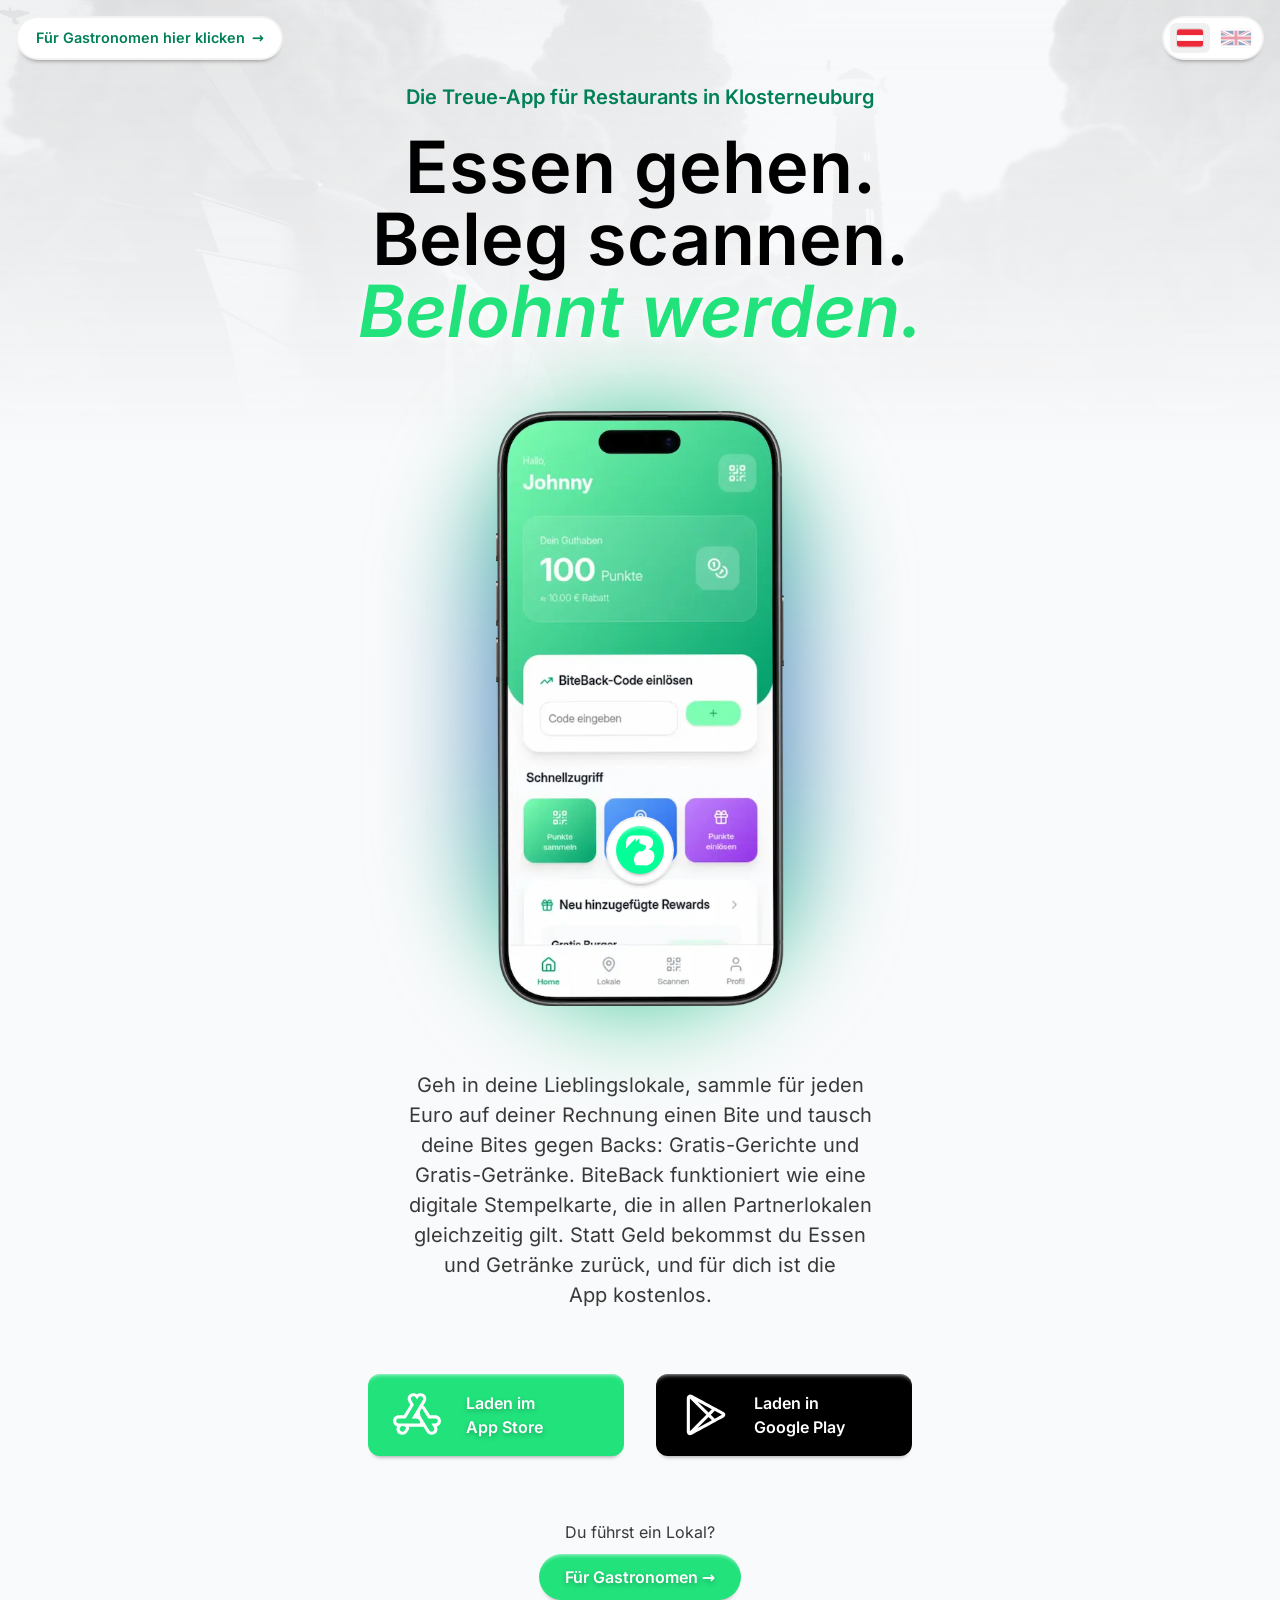
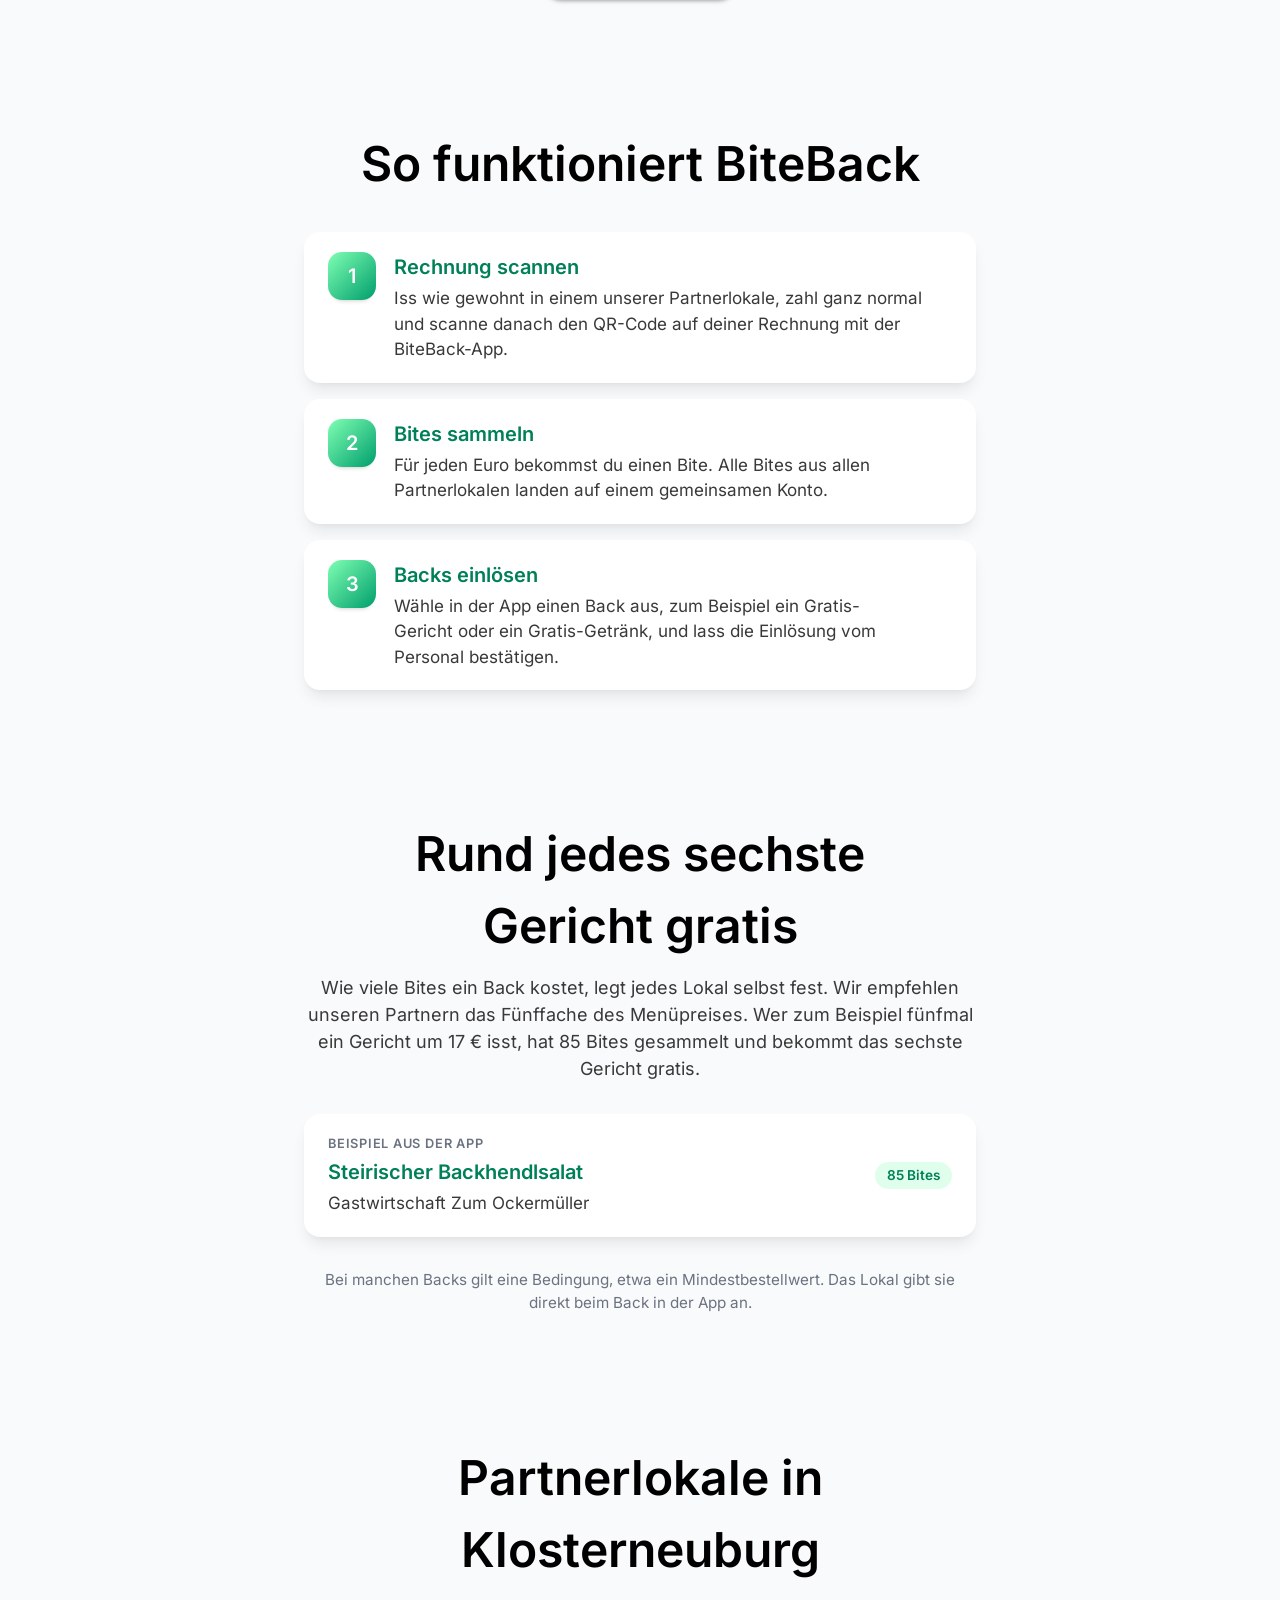
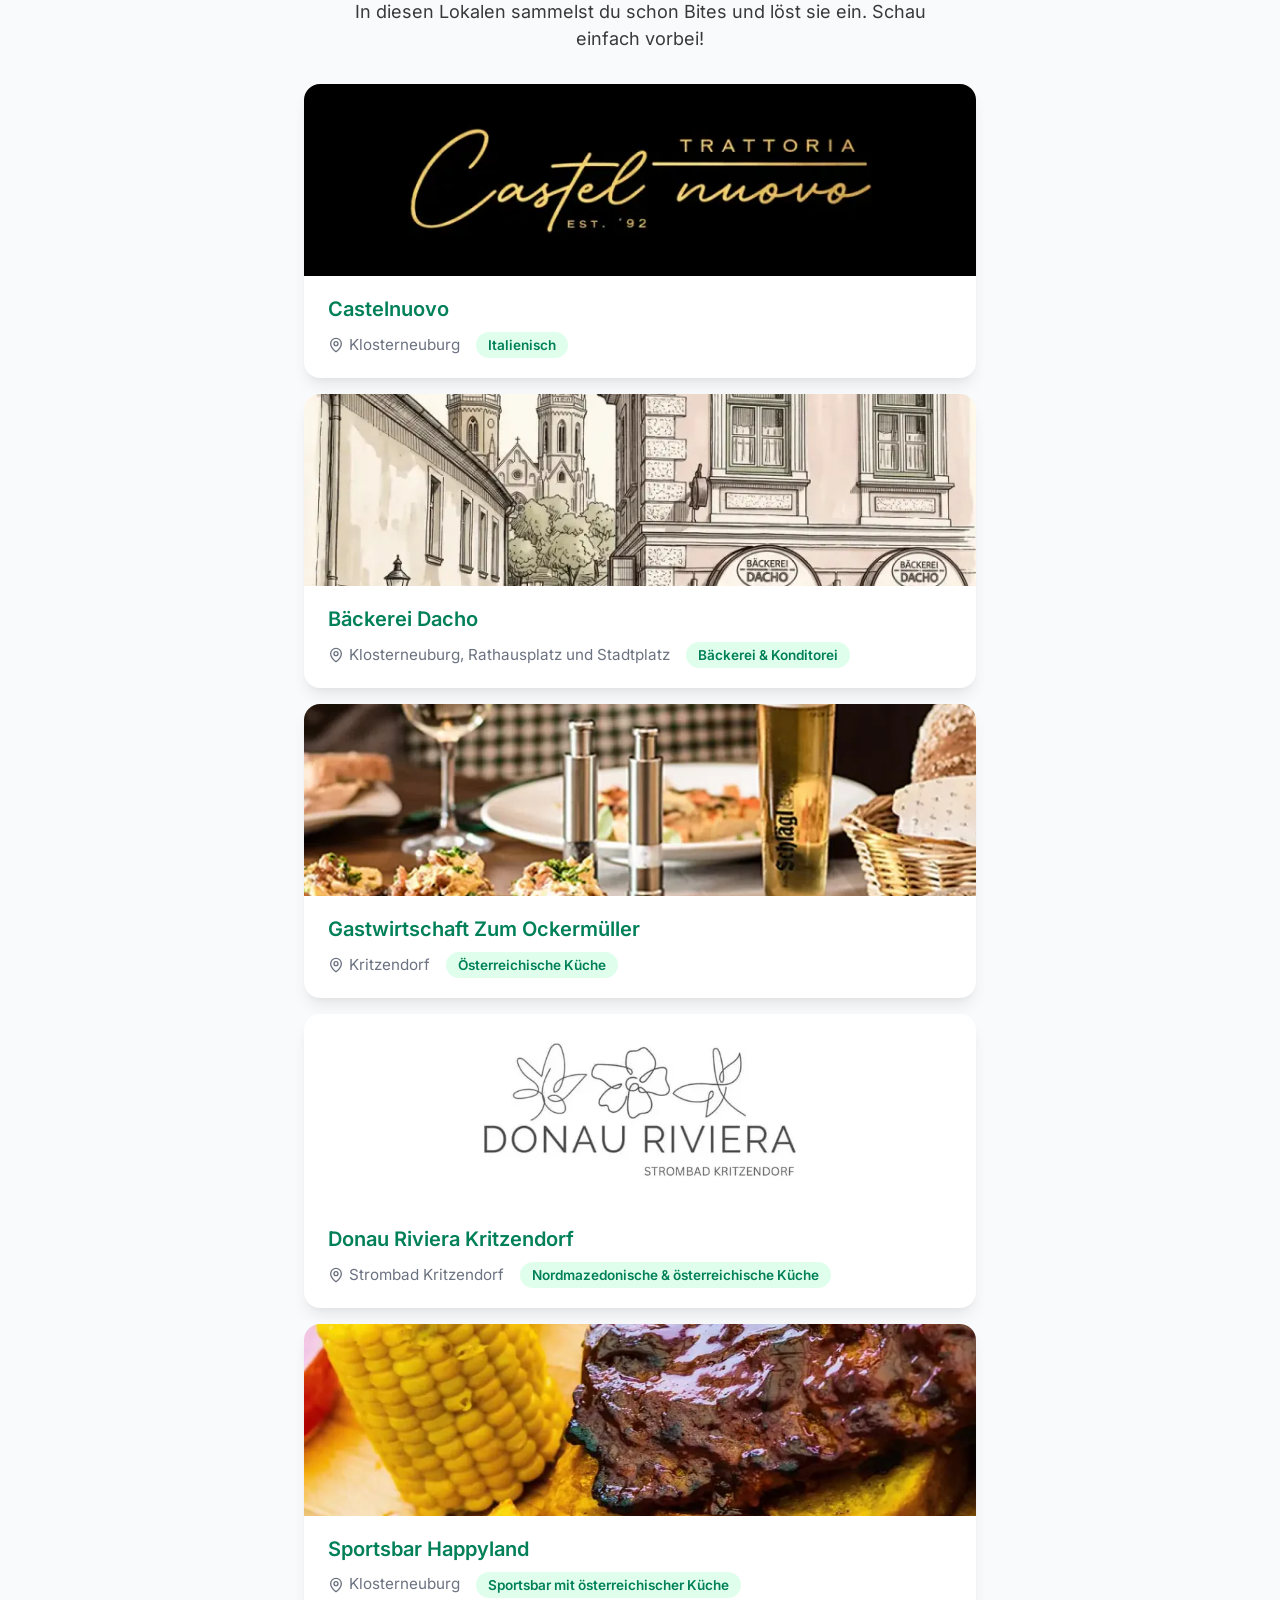
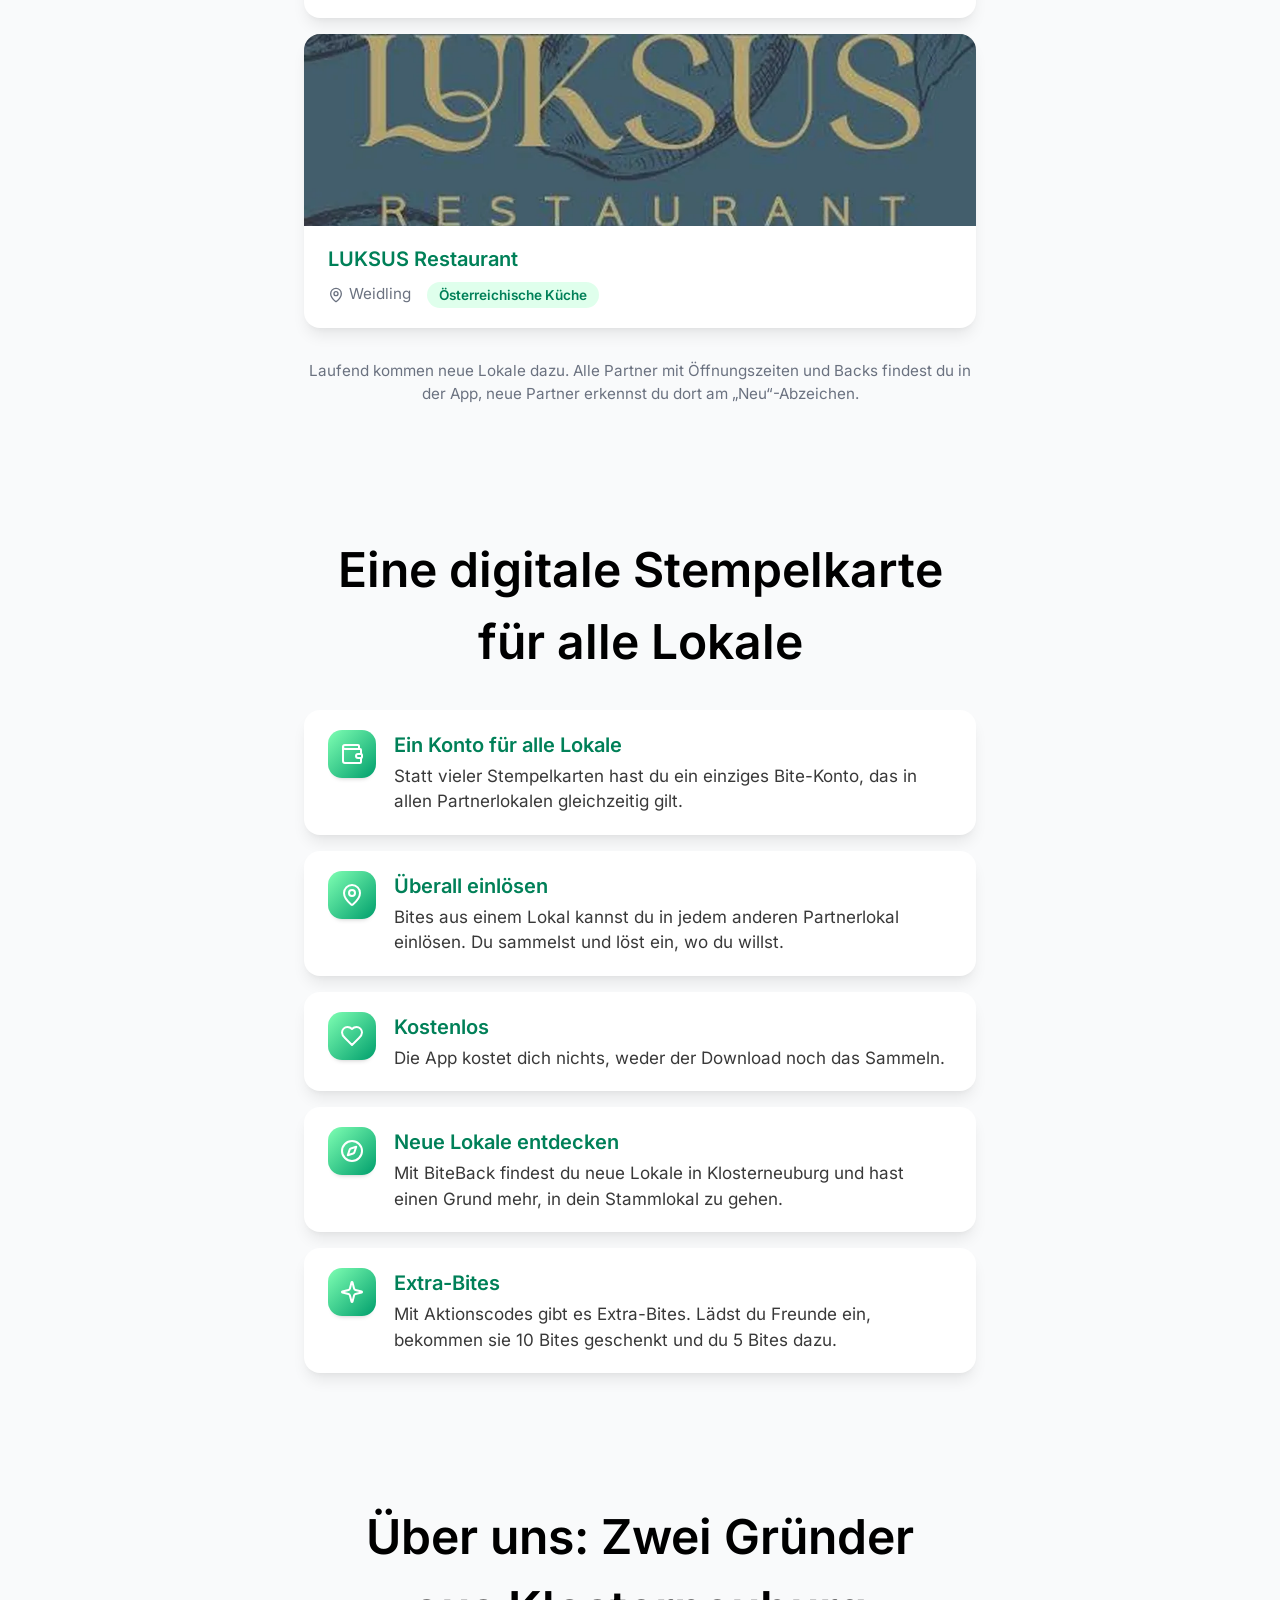
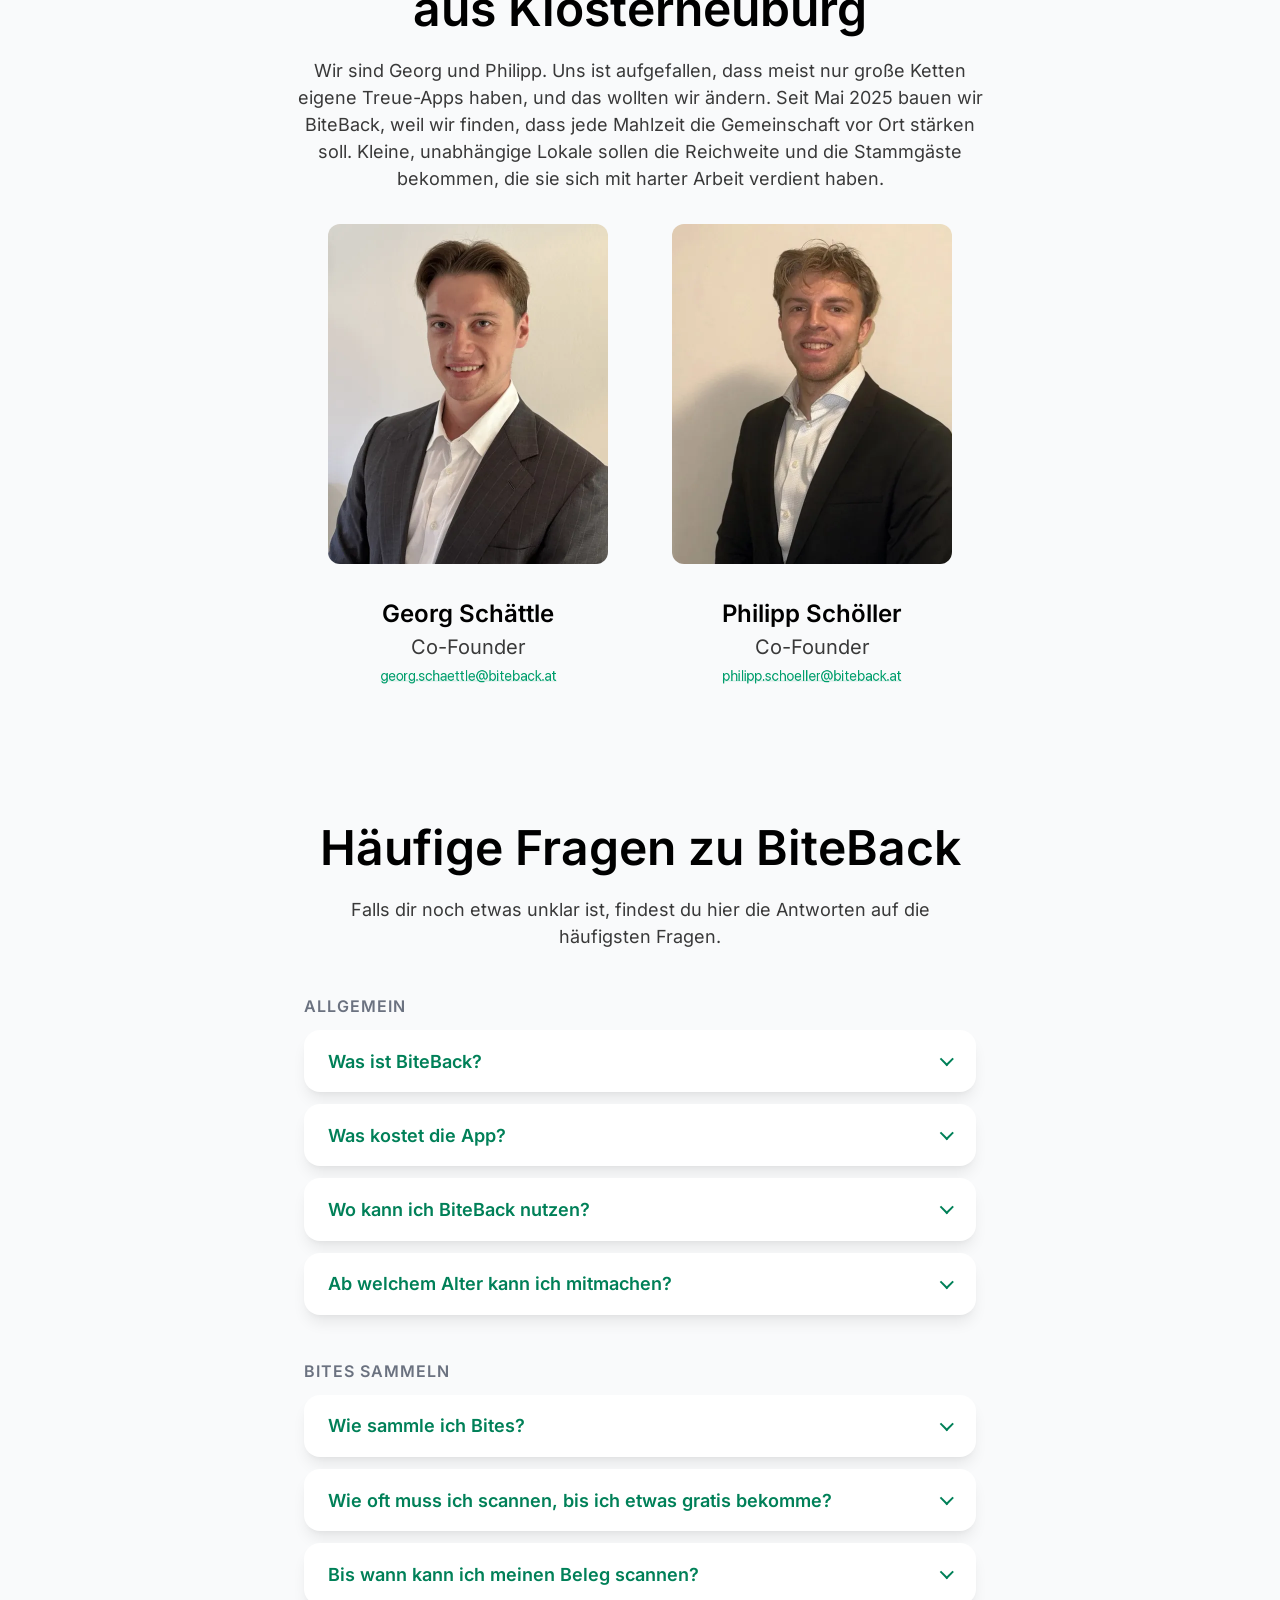
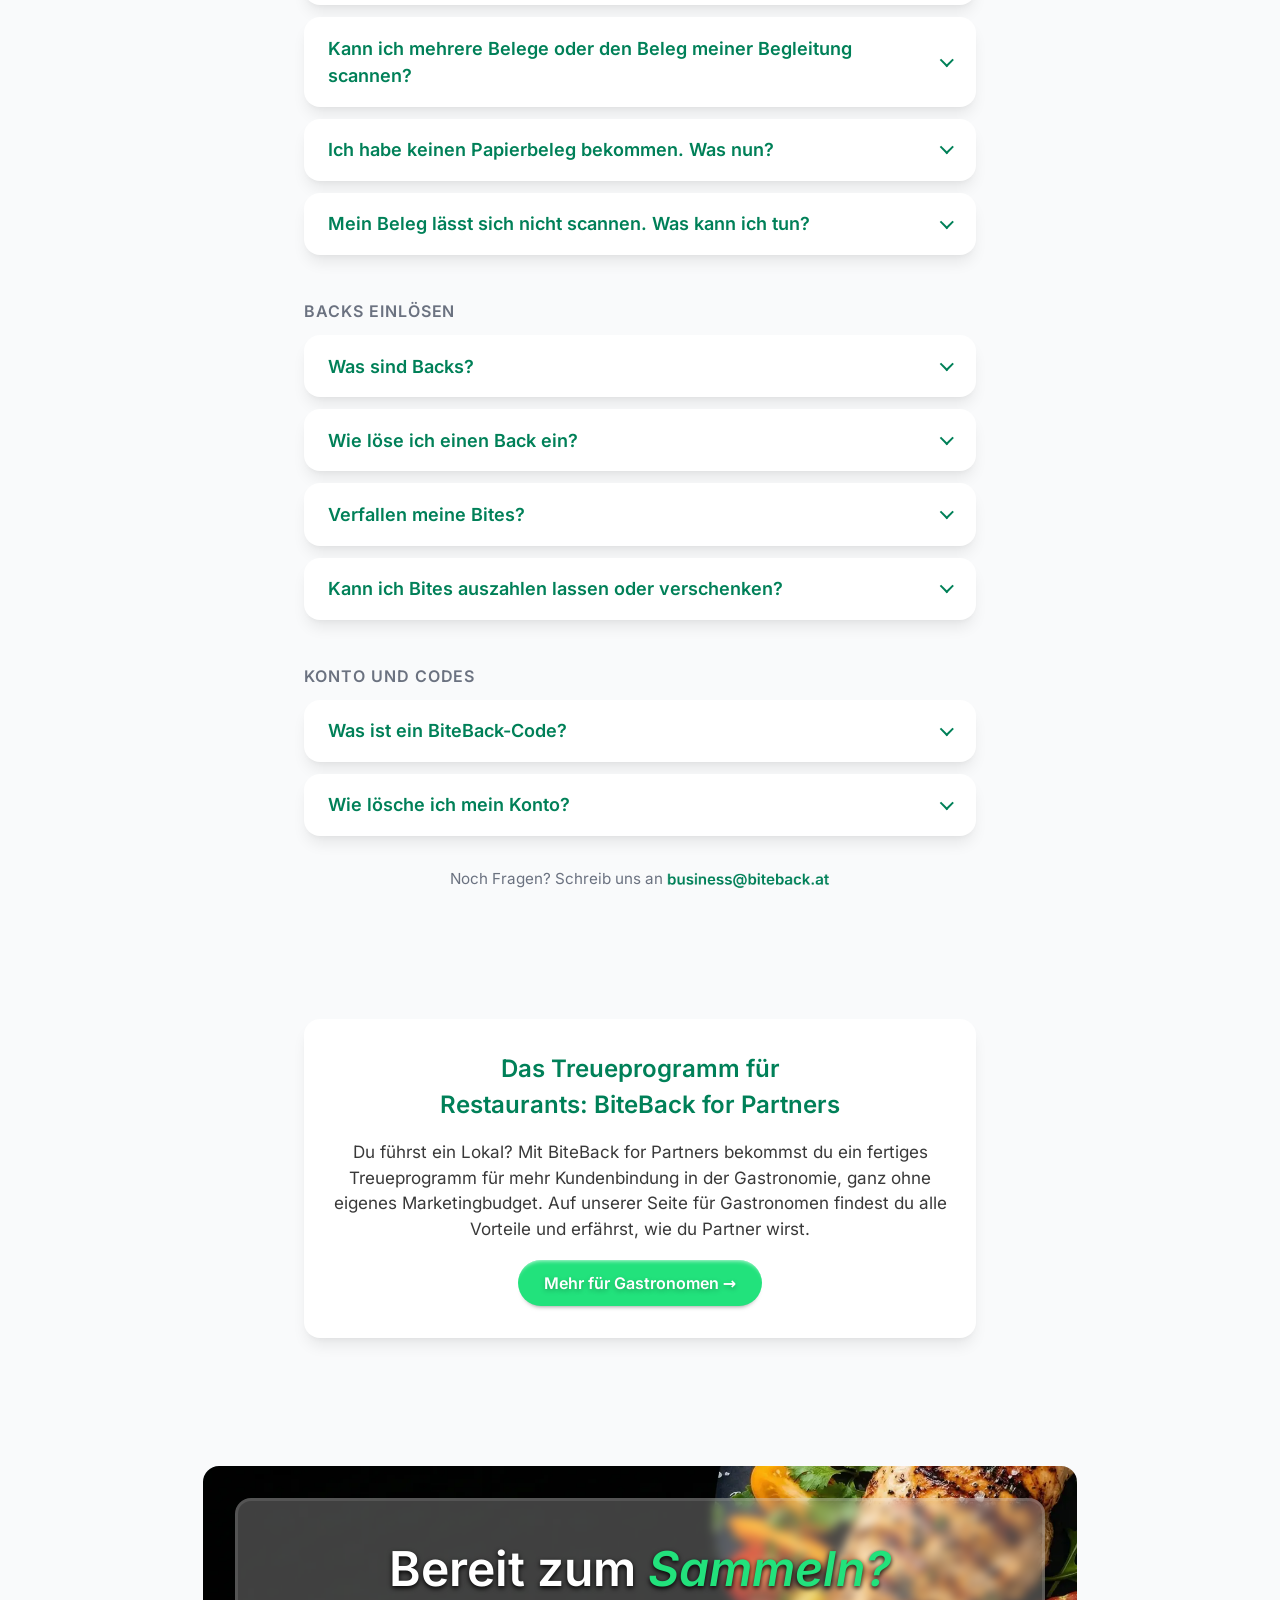
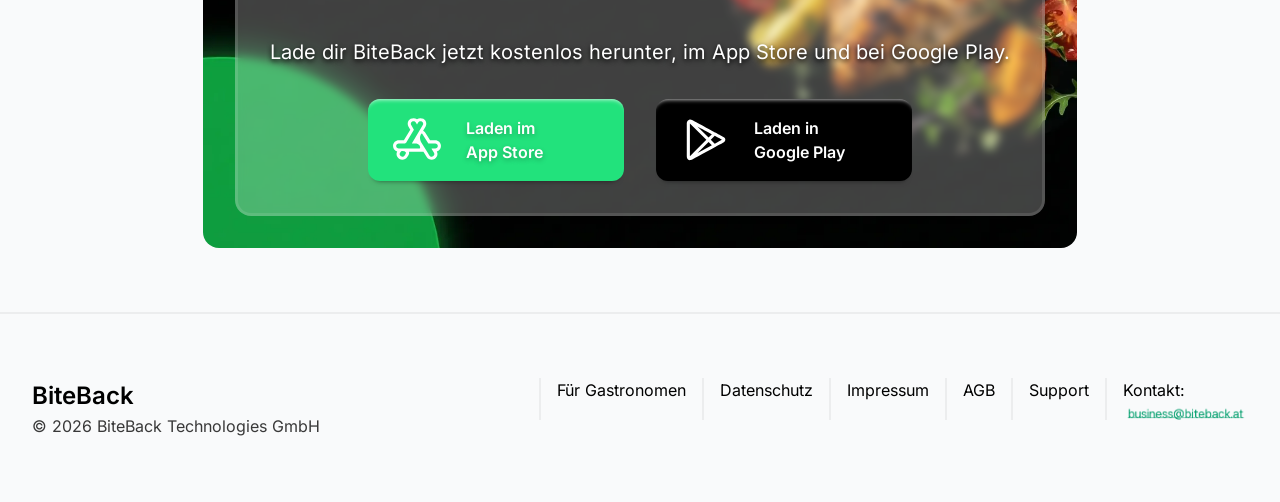
<file: index.html>
<!DOCTYPE html>
<html lang="de">

<head>
    <meta charset="UTF-8">
    <meta name="viewport" content="width=device-width, initial-scale=1.0">
    <meta name="description"
        content="Beleg scannen, Bites sammeln, Gratis-Gerichte holen: BiteBack ist die kostenlose Treue-App für Restaurants, Cafés und Bäckereien in Klosterneuburg.">
    <title>BiteBack: Die Treue-App für Restaurants in Klosterneuburg</title>
    <link rel="canonical" href="https://biteback.at/">

    <!-- Vorschau beim Teilen (WhatsApp, Instagram, LinkedIn, iMessage …) -->
    <meta property="og:type" content="website">
    <meta property="og:site_name" content="BiteBack">
    <meta property="og:locale" content="de_AT">
    <meta property="og:url" content="https://biteback.at/">
    <meta property="og:title" content="BiteBack: Die Treue-App für Restaurants in Klosterneuburg">
    <meta property="og:description" content="Beleg scannen, Bites sammeln, Gratis-Gerichte holen: BiteBack ist die kostenlose Treue-App für Restaurants, Cafés und Bäckereien in Klosterneuburg.">
    <meta property="og:image" content="https://biteback.at/assets/images/og-image.jpg">
    <meta property="og:image:width" content="1200">
    <meta property="og:image:height" content="630">
    <meta property="og:image:alt" content="BiteBack – Essen gehen. Beleg scannen. Belohnt werden.">
    <meta name="twitter:card" content="summary_large_image">
    <meta name="twitter:title" content="BiteBack: Die Treue-App für Restaurants in Klosterneuburg">
    <meta name="twitter:description" content="Beleg scannen, Bites sammeln, Gratis-Gerichte holen: BiteBack ist die kostenlose Treue-App für Restaurants, Cafés und Bäckereien in Klosterneuburg.">
    <meta name="twitter:image" content="https://biteback.at/assets/images/og-image.jpg">

    <!-- Strukturierte Daten für Google (Firma + Apps) -->
    <script type="application/ld+json">
    {
        "@context": "https://schema.org",
        "@graph": [
            {
                "@type": "Organization",
                "@id": "https://biteback.at/#organization",
                "name": "BiteBack",
                "legalName": "BiteBack Technologies GmbH",
                "url": "https://biteback.at/",
                "logo": "https://biteback.at/assets/images/favicon-512.png",
                "sameAs": ["https://www.instagram.com/biteback.at/"],
                "vatID": "ATU83620636",
                "address": {
                    "@type": "PostalAddress",
                    "streetAddress": "Schladgasse 2",
                    "postalCode": "3400",
                    "addressLocality": "Klosterneuburg",
                    "addressCountry": "AT"
                },
                "founder": [
                    { "@type": "Person", "name": "Georg Schättle" },
                    { "@type": "Person", "name": "Philipp Schöller" }
                ]
            },
            {
                "@type": "WebSite",
                "@id": "https://biteback.at/#website",
                "url": "https://biteback.at/",
                "name": "BiteBack",
                "inLanguage": "de-AT",
                "publisher": { "@id": "https://biteback.at/#organization" }
            },
            {
                "@type": "MobileApplication",
                "name": "BiteBack",
                "description": "Treue-App für Gäste: Beleg scannen, Bites sammeln und in Partner-Restaurants einlösen.",
                "operatingSystem": "iOS, Android",
                "applicationCategory": "LifestyleApplication",
                "offers": { "@type": "Offer", "price": "0", "priceCurrency": "EUR" },
                "installUrl": [
                    "https://apps.apple.com/at/app/biteback/id6777159125",
                    "https://play.google.com/store/apps/details?id=at.biteback.app"
                ],
                "publisher": { "@id": "https://biteback.at/#organization" }
            },
            {
                "@type": "MobileApplication",
                "name": "BiteBack for Partners",
                "description": "App für Gastronomen: Treueprogramm verwalten, Backs anlegen und Einlösungen auswerten.",
                "operatingSystem": "iOS, Android",
                "applicationCategory": "BusinessApplication",
                "installUrl": [
                    "https://apps.apple.com/at/app/biteback-for-partners/id6777164831",
                    "https://play.google.com/store/apps/details?id=at.biteback.partner"
                ],
                "publisher": { "@id": "https://biteback.at/#organization" }
            }
        ]
    }
    </script>

<script type="application/ld+json">
{
 "@context": "https://schema.org",
 "@type": "FAQPage",
 "mainEntity": [
  {
   "@type": "Question",
   "name": "Was ist BiteBack?",
   "acceptedAnswer": {
    "@type": "Answer",
    "text": "BiteBack ist die Treue-App für Restaurants in Klosterneuburg. Für jeden Euro auf deiner Rechnung sammelst du einen Bite und tauschst deine Bites in unseren Partnerlokalen gegen Gratis-Gerichte und Gratis-Getränke."
   }
  },
  {
   "@type": "Question",
   "name": "Was kostet die App?",
   "acceptedAnswer": {
    "@type": "Answer",
    "text": "Nichts. BiteBack ist für Gäste komplett kostenlos."
   }
  },
  {
   "@type": "Question",
   "name": "Wo kann ich BiteBack nutzen?",
   "acceptedAnswer": {
    "@type": "Answer",
    "text": "In allen unseren Partnerlokalen in Klosterneuburg. In jedem davon kannst du Bites sammeln und einlösen, egal wo du sie gesammelt hast."
   }
  },
  {
   "@type": "Question",
   "name": "Ab welchem Alter kann ich mitmachen?",
   "acceptedAnswer": {
    "@type": "Answer",
    "text": "Ab 14 Jahren kannst du dich selbst registrieren. Für Kinder ab 7 Jahren legen die Eltern das Konto an."
   }
  },
  {
   "@type": "Question",
   "name": "Wie sammle ich Bites?",
   "acceptedAnswer": {
    "@type": "Answer",
    "text": "Nachdem du in einem Partnerlokal gegessen und bezahlt hast, scannst du den QR-Code auf deiner Rechnung mit der BiteBack-App. Für jeden vollen Euro bekommst du einen Bite. Trinkgeld zählt nicht dazu, weil es nicht auf dem Beleg steht."
   }
  },
  {
   "@type": "Question",
   "name": "Wie oft muss ich scannen, bis ich etwas gratis bekomme?",
   "acceptedAnswer": {
    "@type": "Answer",
    "text": "Wie viele Bites ein Back kostet, legt jedes Lokal selbst fest. Mit unserer Empfehlung ist rund jedes sechste Gericht gratis: Isst du fünfmal ein Gericht um 17 €, hast du 85 Bites und bekommst das sechste gratis."
   }
  },
  {
   "@type": "Question",
   "name": "Bis wann kann ich meinen Beleg scannen?",
   "acceptedAnswer": {
    "@type": "Answer",
    "text": "Bis zu 14 Tage nach dem Bezahlen. Am einfachsten scannst du ihn gleich am Tisch."
   }
  },
  {
   "@type": "Question",
   "name": "Kann ich mehrere Belege oder den Beleg meiner Begleitung scannen?",
   "acceptedAnswer": {
    "@type": "Answer",
    "text": "Jeder Beleg zählt nur einmal, und pro Lokal kannst du alle drei Stunden einen Beleg scannen. Zahlt ihr getrennt, scannt jeder seinen eigenen Beleg in seiner App."
   }
  },
  {
   "@type": "Question",
   "name": "Ich habe keinen Papierbeleg bekommen. Was nun?",
   "acceptedAnswer": {
    "@type": "Answer",
    "text": "Seit 1. Oktober 2026 dürfen Lokale den Beleg auch digital anbieten, zum Beispiel über einen QR-Code oder einen Link. Öffne den digitalen Beleg und scanne den QR-Code darauf. Einen Papierbeleg kannst du jederzeit verlangen."
   }
  },
  {
   "@type": "Question",
   "name": "Mein Beleg lässt sich nicht scannen. Was kann ich tun?",
   "acceptedAnswer": {
    "@type": "Answer",
    "text": "Tippe in der App auf „Beleg lässt sich nicht scannen?“ und schick uns ein Foto vom Beleg. Wir prüfen ihn und schreiben dir die Bites gut, meist innerhalb von 24 Stunden."
   }
  },
  {
   "@type": "Question",
   "name": "Was sind Backs?",
   "acceptedAnswer": {
    "@type": "Answer",
    "text": "Backs sind die Belohnungen in der App: Gerichte und Getränke, die du gegen Bites eintauschst. Jedes Lokal legt seine Backs selbst fest. Manche gelten nur zu bestimmten Zeiten oder mit einer Bedingung wie einem Mindestbestellwert, das steht direkt beim Back in der App."
   }
  },
  {
   "@type": "Question",
   "name": "Wie löse ich einen Back ein?",
   "acceptedAnswer": {
    "@type": "Answer",
    "text": "Sag beim Bestellen Bescheid, dass du einen Back einlösen möchtest, und wähle ihn in der App aus. Das Personal bestätigt die Einlösung mit dem PIN des Lokals."
   }
  },
  {
   "@type": "Question",
   "name": "Verfallen meine Bites?",
   "acceptedAnswer": {
    "@type": "Answer",
    "text": "Solange du BiteBack nutzt, nicht. Erst wenn du 12 Monate lang weder Bites sammelst noch einlöst, verfallen sie."
   }
  },
  {
   "@type": "Question",
   "name": "Kann ich Bites auszahlen lassen oder verschenken?",
   "acceptedAnswer": {
    "@type": "Answer",
    "text": "Nein. Bites haben keinen Geldwert und gelten nur für dein eigenes Konto."
   }
  },
  {
   "@type": "Question",
   "name": "Was ist ein BiteBack-Code?",
   "acceptedAnswer": {
    "@type": "Answer",
    "text": "Mit Codes bekommst du Extra-Bites. Du hast einen persönlichen Einladungscode: Gibt ihn jemand in der App ein, bekommt die neue Person 10 Bites und du 5 Bites. Dazu kommen Aktionscodes zu besonderen Anlässen. Zum Einlösen von Codes bestätigst du einmalig deine Handynummer."
   }
  },
  {
   "@type": "Question",
   "name": "Wie lösche ich mein Konto?",
   "acceptedAnswer": {
    "@type": "Answer",
    "text": "Jederzeit direkt in der App unter Profil."
   }
  }
 ]
}
</script>

    <link rel="icon" type="image/svg+xml" href="./assets/vectors/logo.svg">
    <link rel="icon" type="image/png" sizes="32x32" href="./assets/images/favicon-32x32.png">
    <link rel="icon" type="image/png" sizes="16x16" href="./assets/images/favicon-16x16.png">
    <link rel="apple-touch-icon" sizes="180x180" href="./assets/images/apple-touch-icon.png">

    <link href="./assets/fonts/inter-v20-latin-regular.woff2" type="font/woff2" rel="preload" as="font" crossorigin>
    <link href="./assets/fonts/inter-v20-latin-600.woff2" type="font/woff2" rel="preload" as="font" crossorigin>
    <link href="./assets/fonts/inter-v20-latin-600italic.woff2" type="font/woff2" rel="preload" as="font" crossorigin>

    <link rel="stylesheet" href="./style.css?v=20261022h">

    <script src="./app.js?v=20261022e" defer></script>
    <script src="./contact.js?v=20261022b" defer></script>

</head>

<body>
    <div class="top-bar">
    <a href="./gastronomen" class="gastro-corner" data-i18n="gastro_corner">Für Gastronomen<span class="gc-long"> hier klicken</span><span class="gc-arrow" aria-hidden="true">→</span></a>
    <div class="lang-switch" role="group" aria-label="Sprache / Language">
        <button type="button" class="lang-btn" data-lang="de" aria-label="Deutsch">
            <svg viewBox="0 0 9 6" width="26" height="18" aria-hidden="true">
                <rect width="9" height="6" fill="#ED2939" />
                <rect y="2" width="9" height="2" fill="#fff" />
            </svg>
        </button>
        <button type="button" class="lang-btn" data-lang="en" aria-label="English">
            <svg viewBox="0 0 60 30" width="30" height="18" aria-hidden="true">
                <clipPath id="uk-s">
                    <path d="M0,0 v30 h60 v-30 z" />
                </clipPath>
                <clipPath id="uk-t">
                    <path d="M30,15 h30 v15 z v15 h-30 z h-30 v-15 z v-15 h30 z" />
                </clipPath>
                <g clip-path="url(#uk-s)">
                    <path d="M0,0 v30 h60 v-30 z" fill="#012169" />
                    <path d="M0,0 L60,30 M60,0 L0,30" stroke="#fff" stroke-width="6" />
                    <path d="M0,0 L60,30 M60,0 L0,30" clip-path="url(#uk-t)" stroke="#C8102E" stroke-width="4" />
                    <path d="M30,0 v30 M0,15 h60" stroke="#fff" stroke-width="10" />
                    <path d="M30,0 v30 M0,15 h60" stroke="#C8102E" stroke-width="6" />
                </g>
            </svg>
        </button>
    </div>
    </div>

    <svg width="0" height="0" style="position:absolute" aria-hidden="true"><symbol id="i-wallet" viewBox="0 0 24 24"><path d="M19 7V4a1 1 0 0 0-1-1H5a2 2 0 0 0 0 4h15a1 1 0 0 1 1 1v4h-3a2 2 0 0 0 0 4h3a1 1 0 0 0 1-1v-2a1 1 0 0 0-1-1"/><path d="M3 5v14a2 2 0 0 0 2 2h15a1 1 0 0 0 1-1v-4"/></symbol><symbol id="i-pin" viewBox="0 0 24 24"><path d="M20 10c0 4.993-5.539 10.193-7.399 11.799a1 1 0 0 1-1.202 0C9.539 20.193 4 14.993 4 10a8 8 0 0 1 16 0"/><circle cx="12" cy="10" r="3"/></symbol><symbol id="i-heart" viewBox="0 0 24 24"><path d="M19 14c1.49-1.46 3-3.21 3-5.5A5.5 5.5 0 0 0 16.5 3c-1.76 0-3 .5-4.5 2-1.5-1.5-2.74-2-4.5-2A5.5 5.5 0 0 0 2 8.5c0 2.3 1.5 4.05 3 5.5l7 7Z"/></symbol><symbol id="i-compass" viewBox="0 0 24 24"><circle cx="12" cy="12" r="10"/><path d="m16.24 7.76-1.804 5.411a2 2 0 0 1-1.265 1.265L7.76 16.24l1.804-5.411a2 2 0 0 1 1.265-1.265z"/></symbol><symbol id="i-sparkles" viewBox="0 0 24 24"><path d="M9.937 15.5A2 2 0 0 0 8.5 14.063l-6.135-1.582a.5.5 0 0 1 0-.962L8.5 9.936A2 2 0 0 0 9.937 8.5l1.582-6.135a.5.5 0 0 1 .963 0L14.063 8.5A2 2 0 0 0 15.5 9.937l6.135 1.581a.5.5 0 0 1 0 .964L15.5 14.063a2 2 0 0 0-1.437 1.437l-1.582 6.135a.5.5 0 0 1-.963 0z"/></symbol></svg>
    <nav>
        <img src="./assets/vectors/logo.svg" alt="BiteBack Logo" class="logo" height="48px" width="48px">
        <div class="nav-buttons container">
            <a href="https://www.instagram.com/biteback.at/" class="social-button" target="_blank" rel="noopener"
                aria-label="BiteBack auf Instagram" style="display:inline-flex;">
                <img src="./assets/vectors/instagram.svg" id="instagram" alt="" width="25" height="25">
            </a>
            <a id="nav-cta-button" class="nav-buttons link-button" href="https://apps.apple.com/app/id6777159125"
                target="_blank" rel="noopener" data-i18n="nav_cta">Jetzt herunterladen</a>
        </div>
    </nav>
    <main>
        <div class="hero section">
            <img src="./assets/images/hero_bg_image.webp" srcset="./assets/images/hero_bg_image_mobile.webp 800w,
                    ./assets/images/hero_bg_image.webp 2400w" sizes="100vw" id="hero-bg-img"
                alt="" width="2400" height="1500" decoding="async">
            <h1><span class="hero-eyebrow" data-i18n="hero_eyebrow">Die Treue-App für Restaurants in Klosterneuburg</span><span data-i18n="hero_title">Essen gehen.<br>Beleg scannen.<br><span class="highlight">Belohnt werden.</span></span></h1>
            <div class="iphone container float">
                <img src="./assets/images/iphone_mockup.webp" srcset="./assets/images/iphone_mockup_mobile_s.webp 400w,
                        ./assets/images/iphone_mockup_mobile_m.webp 700w,
                        ./assets/images/iphone_mockup.webp 1040w" sizes="(max-width: 600px) 90vw, 320px"
                    id="iphone-mockup" alt="BiteBack-App auf einem iPhone" width="320" height="661"
                    fetchpriority="high">
                <div class="background-gradient"></div>
            </div>
            <p class="app-description" data-i18n="hero_desc">Geh in deine Lieblingslokale, sammle für jeden Euro auf deiner Rechnung einen Bite und tausch deine Bites gegen Backs: Gratis-Gerichte und Gratis-Getränke. BiteBack funktioniert wie eine digitale Stempelkarte, die in allen Partnerlokalen gleichzeitig gilt. Statt Geld bekommst du Essen und Getränke zurück, und für dich ist die App kostenlos.</p>
            <div class="download-buttons container">
                <a id="app-store-download-button" class="link-button"
                    href="https://apps.apple.com/at/app/biteback/id6777159125" target="_blank" rel="noopener">
                    <img src="./assets/vectors/app_store.svg" alt="Im App Store laden" width="50" height="50">
                    <p data-i18n="dl_appstore">Laden im<br>App Store</p>
                </a>
                <a id="google-play-download-button" class="link-button"
                    href="https://play.google.com/store/apps/details?id=at.biteback.app" target="_blank" rel="noopener">
                    <img src="./assets/vectors/google_play.svg" alt="Bei Google Play laden" width="50" height="50">
                    <p data-i18n="dl_googleplay">Laden in<br>Google Play</p>
                </a>
            </div>
            <div class="center">
                <p class="b2b-desc" data-i18n="b2b" style="margin-bottom:10px;">Du führst ein Lokal?</p>
                <a href="./gastronomen" class="pill-button" data-i18n="b2b_btn">Für Gastronomen →</a>
            </div>
        </div>

        <section class="content section" id="so-funktionierts">
            <div class="section-head"><h2 data-i18n="how_title">So funktioniert BiteBack</h2></div>
            <div class="tiles">
                <div class="tile"><div class="tile-badge">1</div><div class="tile-text"><h3 data-i18n="how1_t">Rechnung scannen</h3><p data-i18n="how1_d">Iss wie gewohnt in einem unserer Partnerlokale, zahl ganz normal und scanne danach den QR-Code auf deiner Rechnung mit der BiteBack-App.</p></div></div>
                <div class="tile"><div class="tile-badge">2</div><div class="tile-text"><h3 data-i18n="how2_t">Bites sammeln</h3><p data-i18n="how2_d">Für jeden Euro bekommst du einen Bite. Alle Bites aus allen Partnerlokalen landen auf einem gemeinsamen Konto.</p></div></div>
                <div class="tile"><div class="tile-badge">3</div><div class="tile-text"><h3 data-i18n="how3_t">Backs einlösen</h3><p data-i18n="how3_d">Wähle in der App einen Back aus, zum Beispiel ein Gratis-Gericht oder ein Gratis-Getränk, und lass die Einlösung vom Personal bestätigen.</p></div></div>
            </div>
        </section>

        <section class="content section" id="gratis">
            <div class="section-head">
                <h2 data-i18n="free_title">Rund jedes sechste Gericht gratis</h2>
                <p data-i18n="free_desc">Wie viele Bites ein Back kostet, legt jedes Lokal selbst fest. Wir empfehlen unseren Partnern das Fünffache des Menüpreises. Wer zum Beispiel fünfmal ein Gericht um 17 € isst, hat 85 Bites gesammelt und bekommt das sechste Gericht gratis.</p>
            </div>
            <div class="tiles">
                <div class="tile back-example">
                    <div class="tile-text">
                        <p class="label" data-i18n="free_label">Beispiel aus der App</p>
                        <h3>Steirischer Backhendlsalat</h3>
                        <p>Gastwirtschaft Zum Ockermüller</p>
                    </div>
                    <span class="pill">85 Bites</span>
                </div>
            </div>
            <p class="small-note" data-i18n="free_note">Bei manchen Backs gilt eine Bedingung, etwa ein Mindestbestellwert. Das Lokal gibt sie direkt beim Back in der App an.</p>
        </section>

        <section class="content section" id="partnerlokale">
            <div class="section-head">
                <h2 data-i18n="partners_title">Partnerlokale in Klosterneuburg</h2>
                <p data-i18n="partners_sub">In diesen Lokalen sammelst du schon Bites und löst sie ein. Schau einfach vorbei!</p>
            </div>
            <div class="tiles">
                <article class="tile restaurant-tile"><img src="./assets/images/partner/castelnuovo.webp" srcset="./assets/images/partner/castelnuovo-720.webp 720w, ./assets/images/partner/castelnuovo.webp 960w" sizes="(max-width: 600px) calc(100vw - 2rem), 46rem" alt="Castelnuovo" width="960" height="400" loading="lazy" decoding="async"><div class="tile-body"><h3>Castelnuovo</h3><div class="tile-meta"><span class="place"><svg aria-hidden="true"><use href="#i-pin"/></svg>Klosterneuburg</span><span class="pill" data-i18n="cat_italian">Italienisch</span></div></div></article><article class="tile restaurant-tile"><img src="./assets/images/partner/dacho-stadtplatz.webp" srcset="./assets/images/partner/dacho-stadtplatz-720.webp 720w, ./assets/images/partner/dacho-stadtplatz.webp 960w" sizes="(max-width: 600px) calc(100vw - 2rem), 46rem" alt="Bäckerei Dacho" width="960" height="400" loading="lazy" decoding="async"><div class="tile-body"><h3>Bäckerei Dacho</h3><div class="tile-meta"><span class="place"><svg aria-hidden="true"><use href="#i-pin"/></svg>Klosterneuburg, Rathausplatz und Stadtplatz</span><span class="pill" data-i18n="cat_bakery">Bäckerei &amp; Konditorei</span></div></div></article><article class="tile restaurant-tile"><img src="./assets/images/partner/ockermueller.webp" srcset="./assets/images/partner/ockermueller-720.webp 720w, ./assets/images/partner/ockermueller.webp 960w" sizes="(max-width: 600px) calc(100vw - 2rem), 46rem" alt="Gastwirtschaft Zum Ockermüller" width="960" height="400" loading="lazy" decoding="async"><div class="tile-body"><h3>Gastwirtschaft Zum Ockermüller</h3><div class="tile-meta"><span class="place"><svg aria-hidden="true"><use href="#i-pin"/></svg>Kritzendorf</span><span class="pill" data-i18n="cat_austrian">Österreichische Küche</span></div></div></article><article class="tile restaurant-tile"><img src="./assets/images/partner/donau-riviera.webp" srcset="./assets/images/partner/donau-riviera-720.webp 720w, ./assets/images/partner/donau-riviera.webp 960w" sizes="(max-width: 600px) calc(100vw - 2rem), 46rem" alt="Donau Riviera Kritzendorf" width="960" height="400" loading="lazy" decoding="async"><div class="tile-body"><h3>Donau Riviera Kritzendorf</h3><div class="tile-meta"><span class="place"><svg aria-hidden="true"><use href="#i-pin"/></svg>Strombad Kritzendorf</span><span class="pill" data-i18n="cat_macedonian">Nordmazedonische &amp; österreichische Küche</span></div></div></article><article class="tile restaurant-tile"><img src="./assets/images/partner/happyland.webp" srcset="./assets/images/partner/happyland-720.webp 720w, ./assets/images/partner/happyland.webp 960w" sizes="(max-width: 600px) calc(100vw - 2rem), 46rem" alt="Sportsbar Happyland" width="960" height="400" loading="lazy" decoding="async"><div class="tile-body"><h3>Sportsbar Happyland</h3><div class="tile-meta"><span class="place"><svg aria-hidden="true"><use href="#i-pin"/></svg>Klosterneuburg</span><span class="pill" data-i18n="cat_sportsbar">Sportsbar mit österreichischer Küche</span></div></div></article><article class="tile restaurant-tile"><img src="./assets/images/partner/luksus.webp" srcset="./assets/images/partner/luksus-720.webp 720w, ./assets/images/partner/luksus.webp 960w" sizes="(max-width: 600px) calc(100vw - 2rem), 46rem" alt="LUKSUS Restaurant" width="960" height="400" loading="lazy" decoding="async"><div class="tile-body"><h3>LUKSUS Restaurant</h3><div class="tile-meta"><span class="place"><svg aria-hidden="true"><use href="#i-pin"/></svg>Weidling</span><span class="pill" data-i18n="cat_austrian">Österreichische Küche</span></div></div></article>
            </div>
            <p class="small-note" data-i18n="partners_more">Laufend kommen neue Lokale dazu. Alle Partner mit Öffnungszeiten und Backs findest du in der App, neue Partner erkennst du dort am „Neu“-Abzeichen.</p>
        </section>

        <section class="content section" id="vorteile">
            <div class="section-head"><h2 data-i18n="card_title">Eine digitale Stempelkarte für alle Lokale</h2></div>
            <div class="tiles">
                <div class="tile"><div class="tile-badge"><svg aria-hidden="true"><use href="#i-wallet"/></svg></div><div class="tile-text"><h3 data-i18n="card1_t">Ein Konto für alle Lokale</h3><p data-i18n="card1_d">Statt vieler Stempelkarten hast du ein einziges Bite-Konto, das in allen Partnerlokalen gleichzeitig gilt.</p></div></div>
                <div class="tile"><div class="tile-badge"><svg aria-hidden="true"><use href="#i-pin"/></svg></div><div class="tile-text"><h3 data-i18n="card2_t">Überall einlösen</h3><p data-i18n="card2_d">Bites aus einem Lokal kannst du in jedem anderen Partnerlokal einlösen. Du sammelst und löst ein, wo du willst.</p></div></div>
                <div class="tile"><div class="tile-badge"><svg aria-hidden="true"><use href="#i-heart"/></svg></div><div class="tile-text"><h3 data-i18n="card3_t">Kostenlos</h3><p data-i18n="card3_d">Die App kostet dich nichts, weder der Download noch das Sammeln.</p></div></div>
                <div class="tile"><div class="tile-badge"><svg aria-hidden="true"><use href="#i-compass"/></svg></div><div class="tile-text"><h3 data-i18n="card4_t">Neue Lokale entdecken</h3><p data-i18n="card4_d">Mit BiteBack findest du neue Lokale in Klosterneuburg und hast einen Grund mehr, in dein Stammlokal zu gehen.</p></div></div>
                <div class="tile"><div class="tile-badge"><svg aria-hidden="true"><use href="#i-sparkles"/></svg></div><div class="tile-text"><h3 data-i18n="card5_t">Extra-Bites</h3><p data-i18n="card5_d">Mit Aktionscodes gibt es Extra-Bites. Lädst du Freunde ein, bekommen sie 10 Bites geschenkt und du 5 Bites dazu.</p></div></div>
            </div>
        </section>

        <section class="meet section" id="ueber-uns">
            <div class="section-head" style="max-width:44rem;">
                <h2 data-i18n="about_title">Über uns: Zwei Gründer aus Klosterneuburg</h2>
                <p data-i18n="about_text">Wir sind Georg und Philipp. Uns ist aufgefallen, dass meist nur große Ketten eigene Treue-Apps haben, und das wollten wir ändern. Seit Mai 2025 bauen wir BiteBack, weil wir finden, dass jede Mahlzeit die Gemeinschaft vor Ort stärken soll. Kleine, unabhängige Lokale sollen die Reichweite und die Stammgäste bekommen, die sie sich mit harter Arbeit verdient haben.</p>
            </div>
            <div class="avatar container l">
                <div class="persona container">
                    <div style="width:280px;height:340px;overflow:hidden;border-radius:12px;flex-shrink:0;">
                        <img src="./assets/images/georg2_web.webp" alt="Georg Schättle, Co-Founder von BiteBack" width="280" height="340" loading="lazy" decoding="async"
                            style="width:100%;height:100%;object-fit:cover;object-position:center top;">
                    </div>
                    <div>
                        <h3>Georg Schättle</h3>
                        <p>Co-Founder</p>
                        <p><img src="./assets/images/email_georg.png" alt="E-Mail Georg Schättle" style="height:22px;width:auto;" width="340" height="40"></p>
                    </div>
                </div>
                <div class="persona container">
                    <div style="width:280px;height:340px;overflow:hidden;border-radius:12px;flex-shrink:0;">
                        <img src="./assets/images/philipp2_web.webp" alt="Philipp Schöller, Co-Founder von BiteBack" width="280" height="340" loading="lazy" decoding="async"
                            style="width:100%;height:100%;object-fit:cover;object-position:center top;">
                    </div>
                    <div>
                        <h3>Philipp Schöller</h3>
                        <p>Co-Founder</p>
                        <p><img src="./assets/images/email_philipp.png" alt="E-Mail Philipp Schöller" style="height:22px;width:auto;" width="345" height="40"></p>
                    </div>
                </div>
            </div>
        </section>

        <section class="content section" id="faq">
            <div class="section-head">
                <h2 data-i18n="faq_title">Häufige Fragen zu BiteBack</h2>
                <p data-i18n="faq_sub">Falls dir noch etwas unklar ist, findest du hier die Antworten auf die häufigsten Fragen.</p>
            </div>
            <div class="faq-group"><h3 data-i18n="fqg0">Allgemein</h3>
<details class="tile"><summary data-i18n="fq0_0q">Was ist BiteBack?</summary><p class="answer" data-i18n="fq0_0a">BiteBack ist die Treue-App für Restaurants in Klosterneuburg. Für jeden Euro auf deiner Rechnung sammelst du einen Bite und tauschst deine Bites in unseren Partnerlokalen gegen Gratis-Gerichte und Gratis-Getränke.</p></details>
<details class="tile"><summary data-i18n="fq0_1q">Was kostet die App?</summary><p class="answer" data-i18n="fq0_1a">Nichts. BiteBack ist für Gäste komplett kostenlos.</p></details>
<details class="tile"><summary data-i18n="fq0_2q">Wo kann ich BiteBack nutzen?</summary><p class="answer" data-i18n="fq0_2a">In allen unseren Partnerlokalen in Klosterneuburg. In jedem davon kannst du Bites sammeln und einlösen, egal wo du sie gesammelt hast.</p></details>
<details class="tile"><summary data-i18n="fq0_3q">Ab welchem Alter kann ich mitmachen?</summary><p class="answer" data-i18n="fq0_3a">Ab 14 Jahren kannst du dich selbst registrieren. Für Kinder ab 7 Jahren legen die Eltern das Konto an.</p></details>
</div>
<div class="faq-group"><h3 data-i18n="fqg1">Bites sammeln</h3>
<details class="tile"><summary data-i18n="fq1_0q">Wie sammle ich Bites?</summary><p class="answer" data-i18n="fq1_0a">Nachdem du in einem Partnerlokal gegessen und bezahlt hast, scannst du den QR-Code auf deiner Rechnung mit der BiteBack-App. Für jeden vollen Euro bekommst du einen Bite. Trinkgeld zählt nicht dazu, weil es nicht auf dem Beleg steht.</p></details>
<details class="tile"><summary data-i18n="fq1_1q">Wie oft muss ich scannen, bis ich etwas gratis bekomme?</summary><p class="answer" data-i18n="fq1_1a">Wie viele Bites ein Back kostet, legt jedes Lokal selbst fest. Mit unserer Empfehlung ist rund jedes sechste Gericht gratis: Isst du fünfmal ein Gericht um 17 €, hast du 85 Bites und bekommst das sechste gratis.</p></details>
<details class="tile"><summary data-i18n="fq1_2q">Bis wann kann ich meinen Beleg scannen?</summary><p class="answer" data-i18n="fq1_2a">Bis zu 14 Tage nach dem Bezahlen. Am einfachsten scannst du ihn gleich am Tisch.</p></details>
<details class="tile"><summary data-i18n="fq1_3q">Kann ich mehrere Belege oder den Beleg meiner Begleitung scannen?</summary><p class="answer" data-i18n="fq1_3a">Jeder Beleg zählt nur einmal, und pro Lokal kannst du alle drei Stunden einen Beleg scannen. Zahlt ihr getrennt, scannt jeder seinen eigenen Beleg in seiner App.</p></details>
<details class="tile"><summary data-i18n="fq1_4q">Ich habe keinen Papierbeleg bekommen. Was nun?</summary><p class="answer" data-i18n="fq1_4a">Seit 1. Oktober 2026 dürfen Lokale den Beleg auch digital anbieten, zum Beispiel über einen QR-Code oder einen Link. Öffne den digitalen Beleg und scanne den QR-Code darauf. Einen Papierbeleg kannst du jederzeit verlangen.</p></details>
<details class="tile"><summary data-i18n="fq1_5q">Mein Beleg lässt sich nicht scannen. Was kann ich tun?</summary><p class="answer" data-i18n="fq1_5a">Tippe in der App auf „Beleg lässt sich nicht scannen?“ und schick uns ein Foto vom Beleg. Wir prüfen ihn und schreiben dir die Bites gut, meist innerhalb von 24 Stunden.</p></details>
</div>
<div class="faq-group"><h3 data-i18n="fqg2">Backs einlösen</h3>
<details class="tile"><summary data-i18n="fq2_0q">Was sind Backs?</summary><p class="answer" data-i18n="fq2_0a">Backs sind die Belohnungen in der App: Gerichte und Getränke, die du gegen Bites eintauschst. Jedes Lokal legt seine Backs selbst fest. Manche gelten nur zu bestimmten Zeiten oder mit einer Bedingung wie einem Mindestbestellwert, das steht direkt beim Back in der App.</p></details>
<details class="tile"><summary data-i18n="fq2_1q">Wie löse ich einen Back ein?</summary><p class="answer" data-i18n="fq2_1a">Sag beim Bestellen Bescheid, dass du einen Back einlösen möchtest, und wähle ihn in der App aus. Das Personal bestätigt die Einlösung mit dem PIN des Lokals.</p></details>
<details class="tile"><summary data-i18n="fq2_2q">Verfallen meine Bites?</summary><p class="answer" data-i18n="fq2_2a">Solange du BiteBack nutzt, nicht. Erst wenn du 12 Monate lang weder Bites sammelst noch einlöst, verfallen sie.</p></details>
<details class="tile"><summary data-i18n="fq2_3q">Kann ich Bites auszahlen lassen oder verschenken?</summary><p class="answer" data-i18n="fq2_3a">Nein. Bites haben keinen Geldwert und gelten nur für dein eigenes Konto.</p></details>
</div>
<div class="faq-group"><h3 data-i18n="fqg3">Konto und Codes</h3>
<details class="tile"><summary data-i18n="fq3_0q">Was ist ein BiteBack-Code?</summary><p class="answer" data-i18n="fq3_0a">Mit Codes bekommst du Extra-Bites. Du hast einen persönlichen Einladungscode: Gibt ihn jemand in der App ein, bekommt die neue Person 10 Bites und du 5 Bites. Dazu kommen Aktionscodes zu besonderen Anlässen. Zum Einlösen von Codes bestätigst du einmalig deine Handynummer.</p></details>
<details class="tile"><summary data-i18n="fq3_1q">Wie lösche ich mein Konto?</summary><p class="answer" data-i18n="fq3_1a">Jederzeit direkt in der App unter Profil.</p></details>
</div>
            <p class="small-note"><span data-i18n="faq_more">Noch Fragen? Schreib uns an</span> <a href="#" class="obf" data-h="bWFpbHRvOmJ1c2luZXNzQGJpdGViYWNrLmF0" aria-label="E-Mail an BiteBack schreiben"><img src="./assets/images/contact/mail-business-green.png" alt="E-Mail-Adresse von BiteBack" class="ct" style="display:inline-block;vertical-align:top;height:1.5em;width:auto;" width="494" height="69"></a></p>
        </section>

        <section class="content section" id="gastronomen">
            <div class="tile" style="flex-direction:column;align-items:center;text-align:center;padding:2rem 1.5rem;">
                <h2 style="font-size:var(--fsize-h3);color:var(--brand-green);" data-i18n="gastro_title">Das Treueprogramm für Restaurants: BiteBack for Partners</h2>
                <p data-i18n="gastro_text">Du führst ein Lokal? Mit BiteBack for Partners bekommst du ein fertiges Treueprogramm für mehr Kundenbindung in der Gastronomie, ganz ohne eigenes Marketingbudget. Auf unserer Seite für Gastronomen findest du alle Vorteile und erfährst, wie du Partner wirst.</p>
                <a href="./gastronomen" class="pill-button" data-i18n="gastro_btn">Mehr für Gastronomen →</a>
            </div>
        </section>

        <div class="cta section">
            <div class="cta container">
                <div class="inner cta container">
                    <h2 class="dark-text-shadow" data-i18n="cta_title">Bereit zum <span class="dark-text-shadow highlight">Sammeln?</span></h2>
                    <p class="dark-text-shadow" style="color:var(--white);" data-i18n="cta_text">Lade dir BiteBack jetzt kostenlos herunter, im App Store und bei Google Play.</p>
                    <div class="download-buttons container">
                        <a id="cta-appstore-button" class="link-button" href="https://apps.apple.com/at/app/biteback/id6777159125" target="_blank" rel="noopener">
                            <img src="./assets/vectors/app_store.svg" alt="Im App Store laden" width="50" height="50">
                            <p data-i18n="dl_appstore">Laden im<br>App Store</p>
                        </a>
                        <a id="cta-googleplay-button" class="link-button" href="https://play.google.com/store/apps/details?id=at.biteback.app" target="_blank" rel="noopener">
                            <img src="./assets/vectors/google_play.svg" alt="Bei Google Play laden" width="50" height="50">
                            <p data-i18n="dl_googleplay">Laden in<br>Google Play</p>
                        </a>
                    </div>
                </div>
            </div>
        </div>
    </main>
    <footer>
        <div class="left footer container">
            <h3>BiteBack</h3>
            <p class="copyright">© BiteBack Technologies GmbH</p>
        </div>
        <div class="right footer container">
            <ul>
                <li><a href="./gastronomen" data-i18n="footer_gastro" style="color:inherit;text-decoration:none;">Für Gastronomen</a></li>
                <li><a href="./datenschutz.html" data-i18n="footer_privacy" style="color:inherit;text-decoration:none;">Datenschutz</a></li>
                <li><a href="./impressum.html" data-i18n="footer_imprint" style="color:inherit;text-decoration:none;">Impressum</a></li>
                <li><a href="./agb.html" data-i18n="footer_terms" style="color:inherit;text-decoration:none;">AGB</a></li>
                <li data-i18n="footer_support">Support</li>
                <li><span data-i18n="footer_contact">Kontakt: </span><img src="./assets/images/email_business.png"
                        alt="E-Mail-Adresse von BiteBack" style="height:18px;vertical-align:middle;width:auto;" width="263" height="38"></li>
            </ul>
        </div>
    </footer>
</body>

</html>
</file>
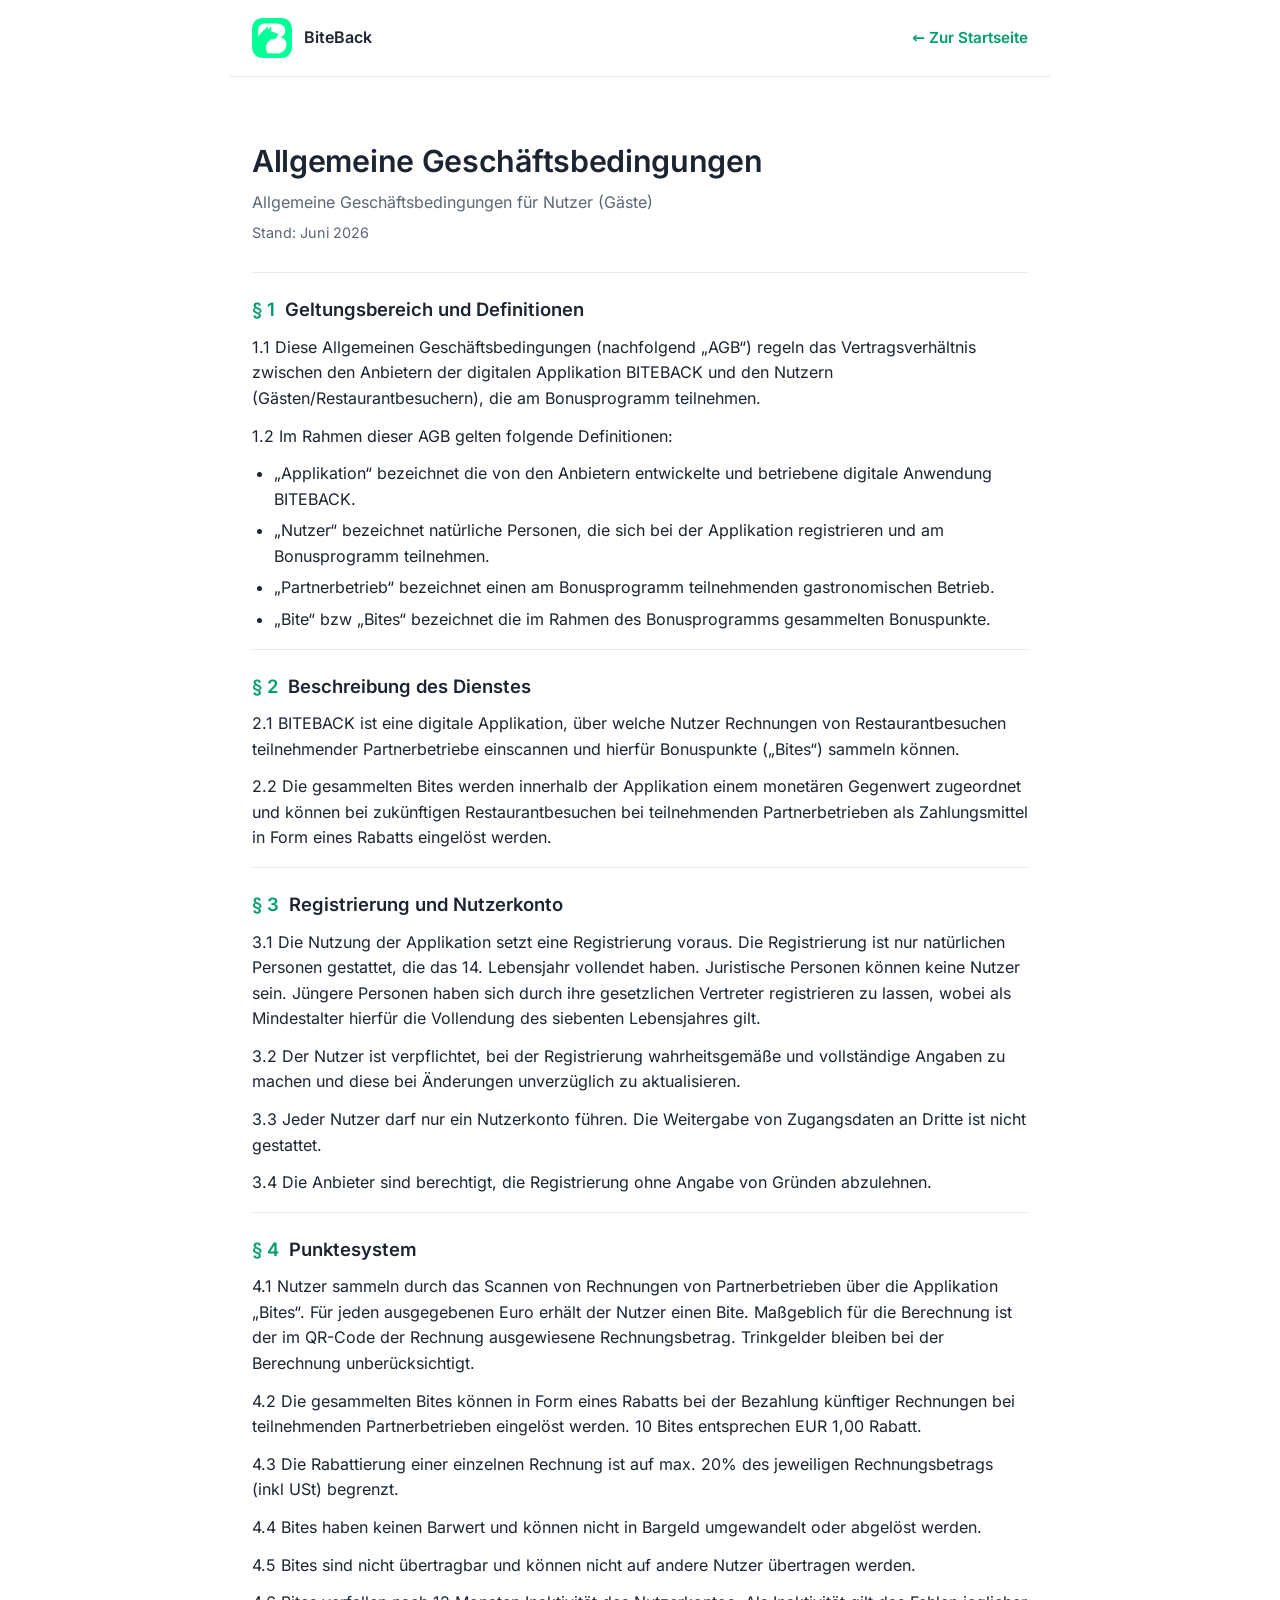
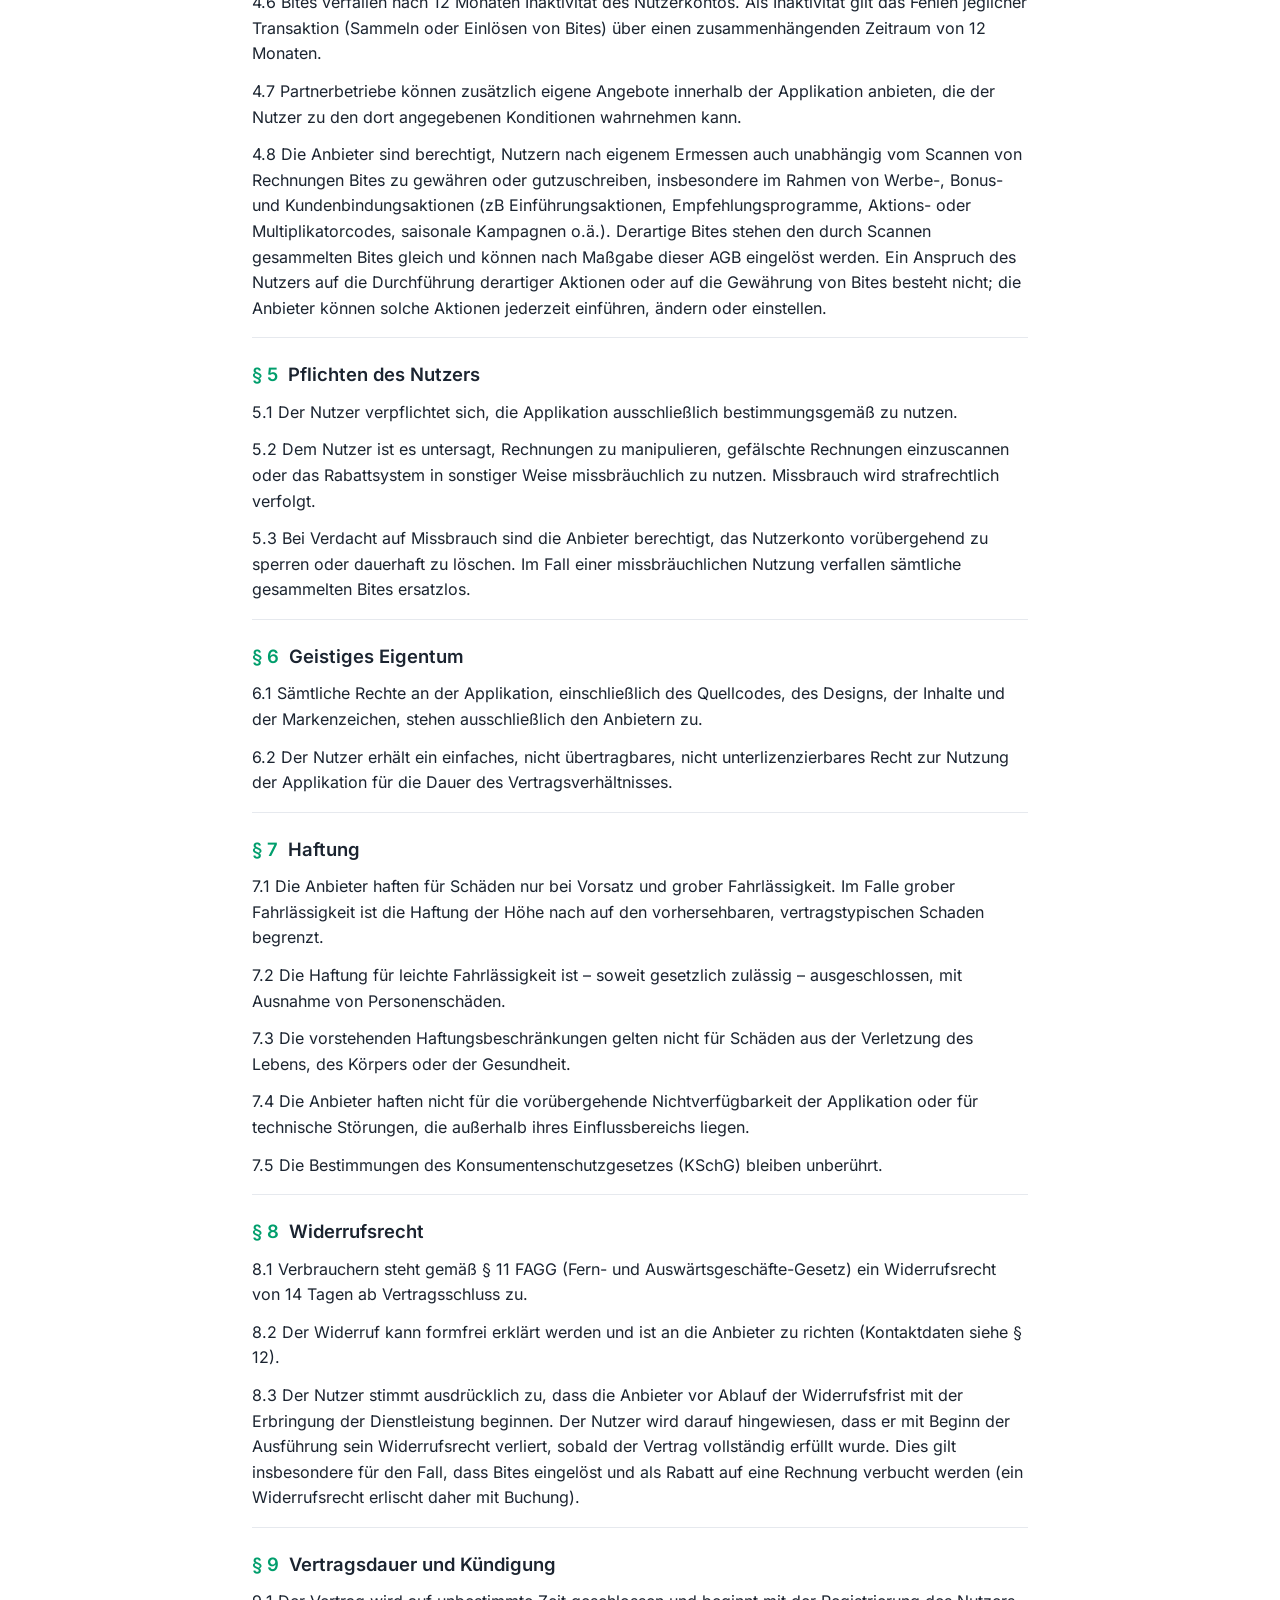
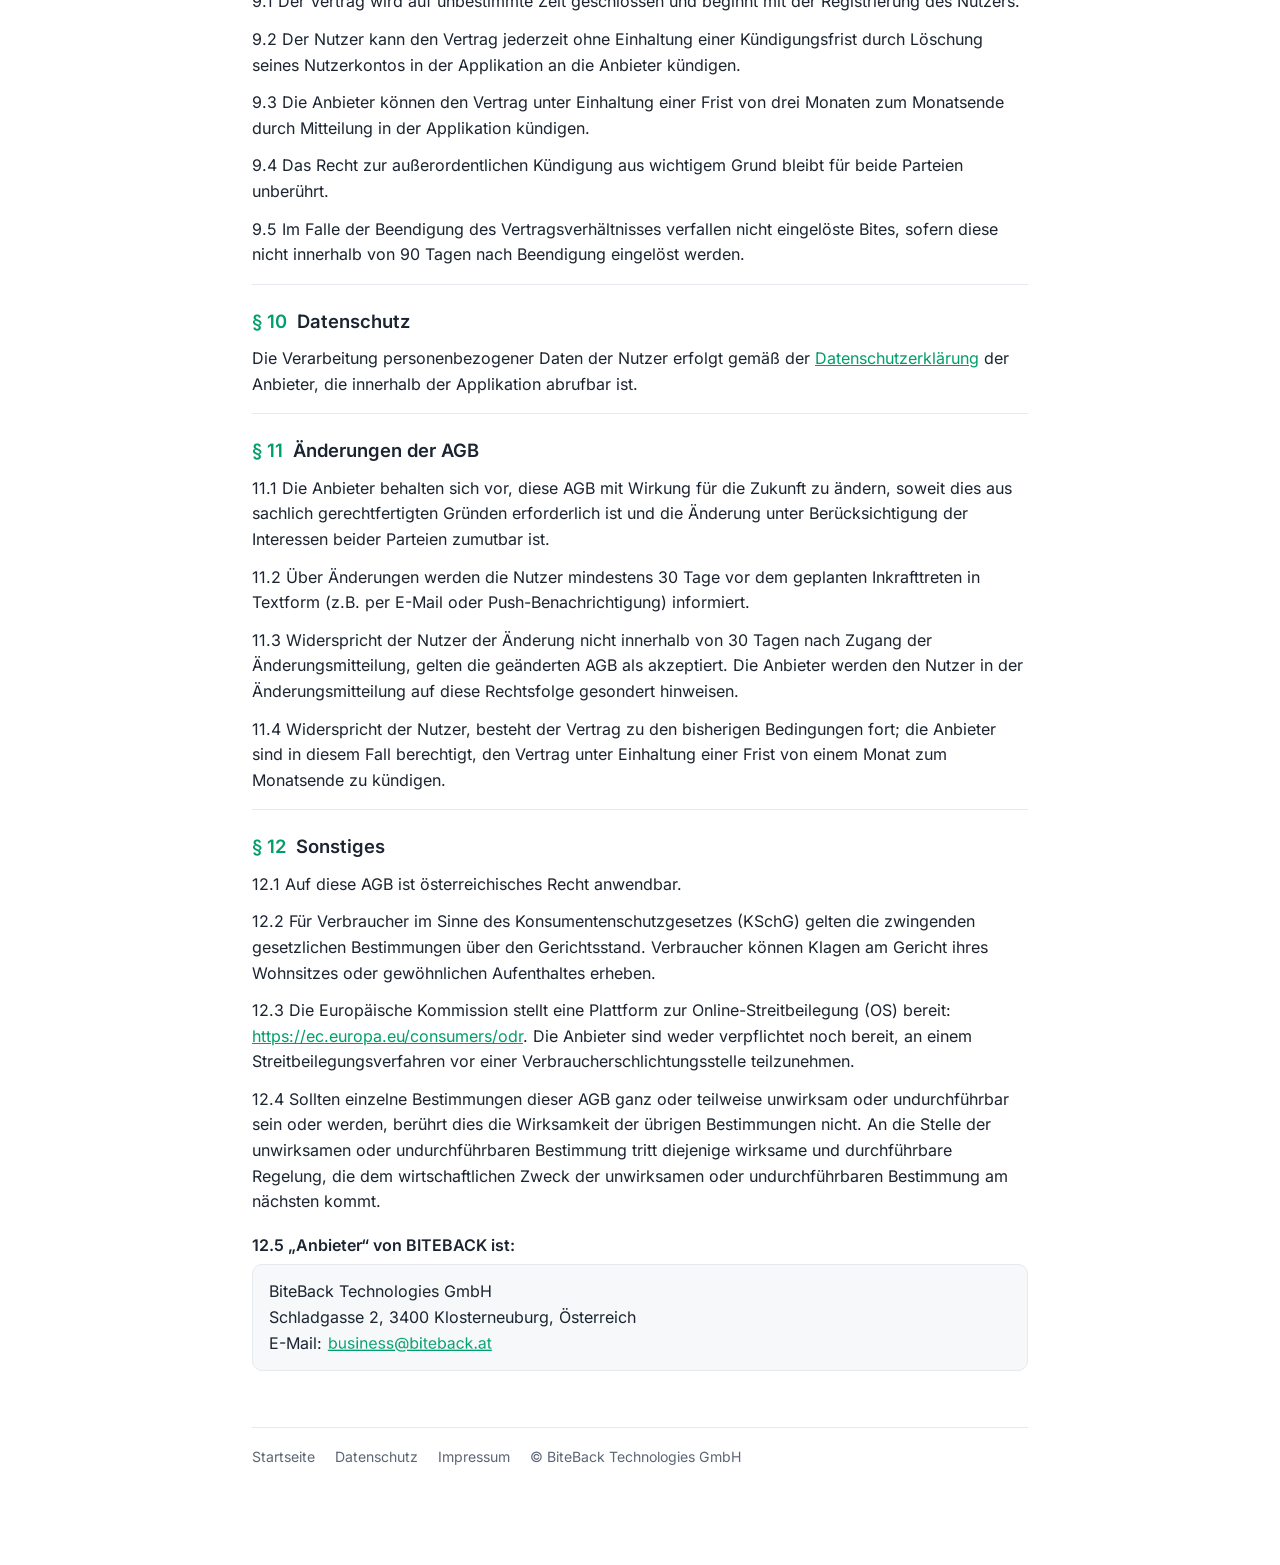
<file: agb.html>
<!DOCTYPE html>
<html lang="de">

<head>
    <meta charset="UTF-8">
    <meta name="viewport" content="width=device-width, initial-scale=1.0">
    <meta name="robots" content="index,follow">
    <meta name="description" content="Allgemeine Geschäftsbedingungen (AGB) der BiteBack Technologies GmbH für Nutzer (Gäste).">
    <title>AGB – BiteBack</title>
    <link rel="canonical" href="https://biteback.at/agb.html">
    <link rel="icon" type="image/png" sizes="32x32" href="./assets/images/favicon-32x32.png">
    <style>
        /* Website-Schrift Inter (wie auf der Startseite) */
        @font-face { font-display: swap; font-family: 'Inter'; font-style: normal; font-weight: 400; src: url('./assets/fonts/inter-v20-latin-regular.woff2') format('woff2'); }
        @font-face { font-display: swap; font-family: 'Inter'; font-style: normal; font-weight: 600; src: url('./assets/fonts/inter-v20-latin-600.woff2') format('woff2'); }

        :root {
            --green: #009E6C;
            --ink: #1b2430;
            --muted: #5b6675;
            --line: #e6e9ee;
            --bg: #ffffff;
        }

        * { box-sizing: border-box; }

        html { -webkit-text-size-adjust: 100%; }

        body {
            margin: 0;
            font-family: 'Inter', system-ui, -apple-system, Segoe UI, Roboto, Helvetica, Arial, sans-serif;
            color: var(--ink);
            background: var(--bg);
            line-height: 1.6;
        }

        .wrap {
            max-width: 820px;
            margin: 0 auto;
            padding: 32px 22px 96px;
        }

        header.topbar {
            display: flex;
            align-items: center;
            gap: 12px;
            padding: 18px 22px;
            border-bottom: 1px solid var(--line);
            max-width: 820px;
            margin: 0 auto;
        }

        header.topbar img { height: 40px; width: 40px; }

        header.topbar a {
            margin-left: auto;
            color: var(--green);
            text-decoration: none;
            font-weight: 600;
            font-size: .95rem;
        }

        h1 {
            font-size: clamp(1.5rem, 7vw, 1.9rem);
            margin: 28px 0 4px;
            letter-spacing: -.01em;
            overflow-wrap: break-word;
            hyphens: auto;
        }

        .intro { color: var(--muted); margin: 0 0 6px; }
        .stand { color: var(--muted); font-size: .9rem; margin: 0 0 28px; }

        section.par {
            border-top: 1px solid var(--line);
            padding: 22px 0 4px;
        }

        section.par h2 {
            font-size: 1.15rem;
            margin: 0 0 10px;
            display: flex;
            gap: 10px;
            align-items: baseline;
        }

        section.par h2 .lbl {
            color: var(--green);
            font-weight: 700;
            flex: 0 0 auto;
        }

        h3.sub {
            font-size: 1rem;
            margin: 18px 0 6px;
            color: var(--ink);
        }

        p { margin: 0 0 12px; }

        ul { margin: 0 0 12px; padding-left: 22px; }
        li { margin: 0 0 6px; }

        table.fees {
            border-collapse: collapse;
            width: 100%;
            margin: 6px 0 12px;
            font-size: .95rem;
        }

        table.fees th, table.fees td {
            border: 1px solid var(--line);
            padding: 8px 10px;
            text-align: left;
        }

        table.fees th { background: #f6f8f9; }

        address {
            font-style: normal;
            background: #f6f8f9;
            border: 1px solid var(--line);
            border-radius: 10px;
            padding: 14px 16px;
            margin: 6px 0 12px;
        }

        a { color: var(--green); }

        footer.legal {
            border-top: 1px solid var(--line);
            margin-top: 40px;
            padding-top: 18px;
            color: var(--muted);
            font-size: .88rem;
        }

        footer.legal a { color: var(--muted); margin-right: 16px; text-decoration: none; }
    </style>
</head>

<body>
    <header class="topbar">
        <img src="./assets/vectors/logo.svg" alt="BiteBack Logo" width="40" height="40">
        <strong>BiteBack</strong>
        <a href="./index.html">&larr; Zur Startseite</a>
    </header>

    <div class="wrap">
        <h1>Allgemeine Geschäftsbedingungen</h1>
        <p class="intro">Allgemeine Geschäftsbedingungen für Nutzer (Gäste)</p>
        <p class="stand">Stand: Juni 2026</p>

        <section class="par">
            <h2><span class="lbl">§ 1</span> Geltungsbereich und Definitionen</h2>
            <p>1.1 Diese Allgemeinen Geschäftsbedingungen (nachfolgend „AGB“) regeln das Vertragsverhältnis zwischen den Anbietern der digitalen Applikation BITEBACK und den Nutzern (Gästen/Restaurantbesuchern), die am Bonusprogramm teilnehmen.</p>
            <p>1.2 Im Rahmen dieser AGB gelten folgende Definitionen:</p>
            <ul>
                <li>„Applikation“ bezeichnet die von den Anbietern entwickelte und betriebene digitale Anwendung BITEBACK.</li>
                <li>„Nutzer“ bezeichnet natürliche Personen, die sich bei der Applikation registrieren und am Bonusprogramm teilnehmen.</li>
                <li>„Partnerbetrieb“ bezeichnet einen am Bonusprogramm teilnehmenden gastronomischen Betrieb.</li>
                <li>„Bite“ bzw „Bites“ bezeichnet die im Rahmen des Bonusprogramms gesammelten Bonuspunkte.</li>
            </ul>
        </section>

        <section class="par">
            <h2><span class="lbl">§ 2</span> Beschreibung des Dienstes</h2>
            <p>2.1 BITEBACK ist eine digitale Applikation, über welche Nutzer Rechnungen von Restaurantbesuchen teilnehmender Partnerbetriebe einscannen und hierfür Bonuspunkte („Bites“) sammeln können.</p>
            <p>2.2 Die gesammelten Bites werden innerhalb der Applikation einem monetären Gegenwert zugeordnet und können bei zukünftigen Restaurantbesuchen bei teilnehmenden Partnerbetrieben als Zahlungsmittel in Form eines Rabatts eingelöst werden.</p>
        </section>

        <section class="par">
            <h2><span class="lbl">§ 3</span> Registrierung und Nutzerkonto</h2>
            <p>3.1 Die Nutzung der Applikation setzt eine Registrierung voraus. Die Registrierung ist nur natürlichen Personen gestattet, die das 14. Lebensjahr vollendet haben. Juristische Personen können keine Nutzer sein. Jüngere Personen haben sich durch ihre gesetzlichen Vertreter registrieren zu lassen, wobei als Mindestalter hierfür die Vollendung des siebenten Lebensjahres gilt.</p>
            <p>3.2 Der Nutzer ist verpflichtet, bei der Registrierung wahrheitsgemäße und vollständige Angaben zu machen und diese bei Änderungen unverzüglich zu aktualisieren.</p>
            <p>3.3 Jeder Nutzer darf nur ein Nutzerkonto führen. Die Weitergabe von Zugangsdaten an Dritte ist nicht gestattet.</p>
            <p>3.4 Die Anbieter sind berechtigt, die Registrierung ohne Angabe von Gründen abzulehnen.</p>
        </section>

        <section class="par">
            <h2><span class="lbl">§ 4</span> Punktesystem</h2>
            <p>4.1 Nutzer sammeln durch das Scannen von Rechnungen von Partnerbetrieben über die Applikation „Bites“. Für jeden ausgegebenen Euro erhält der Nutzer einen Bite. Maßgeblich für die Berechnung ist der im QR-Code der Rechnung ausgewiesene Rechnungsbetrag. Trinkgelder bleiben bei der Berechnung unberücksichtigt.</p>
            <p>4.2 Die gesammelten Bites können in Form eines Rabatts bei der Bezahlung künftiger Rechnungen bei teilnehmenden Partnerbetrieben eingelöst werden. 10 Bites entsprechen EUR 1,00 Rabatt.</p>
            <p>4.3 Die Rabattierung einer einzelnen Rechnung ist auf max. 20% des jeweiligen Rechnungsbetrags (inkl USt) begrenzt.</p>
            <p>4.4 Bites haben keinen Barwert und können nicht in Bargeld umgewandelt oder abgelöst werden.</p>
            <p>4.5 Bites sind nicht übertragbar und können nicht auf andere Nutzer übertragen werden.</p>
            <p>4.6 Bites verfallen nach 12 Monaten Inaktivität des Nutzerkontos. Als Inaktivität gilt das Fehlen jeglicher Transaktion (Sammeln oder Einlösen von Bites) über einen zusammenhängenden Zeitraum von 12 Monaten.</p>
            <p>4.7 Partnerbetriebe können zusätzlich eigene Angebote innerhalb der Applikation anbieten, die der Nutzer zu den dort angegebenen Konditionen wahrnehmen kann.</p>
            <p>4.8 Die Anbieter sind berechtigt, Nutzern nach eigenem Ermessen auch unabhängig vom Scannen von Rechnungen Bites zu gewähren oder gutzuschreiben, insbesondere im Rahmen von Werbe-, Bonus- und Kundenbindungsaktionen (zB Einführungsaktionen, Empfehlungsprogramme, Aktions- oder Multiplikatorcodes, saisonale Kampagnen o.ä.). Derartige Bites stehen den durch Scannen gesammelten Bites gleich und können nach Maßgabe dieser AGB eingelöst werden. Ein Anspruch des Nutzers auf die Durchführung derartiger Aktionen oder auf die Gewährung von Bites besteht nicht; die Anbieter können solche Aktionen jederzeit einführen, ändern oder einstellen.</p>
        </section>

        <section class="par">
            <h2><span class="lbl">§ 5</span> Pflichten des Nutzers</h2>
            <p>5.1 Der Nutzer verpflichtet sich, die Applikation ausschließlich bestimmungsgemäß zu nutzen.</p>
            <p>5.2 Dem Nutzer ist es untersagt, Rechnungen zu manipulieren, gefälschte Rechnungen einzuscannen oder das Rabattsystem in sonstiger Weise missbräuchlich zu nutzen. Missbrauch wird strafrechtlich verfolgt.</p>
            <p>5.3 Bei Verdacht auf Missbrauch sind die Anbieter berechtigt, das Nutzerkonto vorübergehend zu sperren oder dauerhaft zu löschen. Im Fall einer missbräuchlichen Nutzung verfallen sämtliche gesammelten Bites ersatzlos.</p>
        </section>

        <section class="par">
            <h2><span class="lbl">§ 6</span> Geistiges Eigentum</h2>
            <p>6.1 Sämtliche Rechte an der Applikation, einschließlich des Quellcodes, des Designs, der Inhalte und der Markenzeichen, stehen ausschließlich den Anbietern zu.</p>
            <p>6.2 Der Nutzer erhält ein einfaches, nicht übertragbares, nicht unterlizenzierbares Recht zur Nutzung der Applikation für die Dauer des Vertragsverhältnisses.</p>
        </section>

        <section class="par">
            <h2><span class="lbl">§ 7</span> Haftung</h2>
            <p>7.1 Die Anbieter haften für Schäden nur bei Vorsatz und grober Fahrlässigkeit. Im Falle grober Fahrlässigkeit ist die Haftung der Höhe nach auf den vorhersehbaren, vertragstypischen Schaden begrenzt.</p>
            <p>7.2 Die Haftung für leichte Fahrlässigkeit ist – soweit gesetzlich zulässig – ausgeschlossen, mit Ausnahme von Personenschäden.</p>
            <p>7.3 Die vorstehenden Haftungsbeschränkungen gelten nicht für Schäden aus der Verletzung des Lebens, des Körpers oder der Gesundheit.</p>
            <p>7.4 Die Anbieter haften nicht für die vorübergehende Nichtverfügbarkeit der Applikation oder für technische Störungen, die außerhalb ihres Einflussbereichs liegen.</p>
            <p>7.5 Die Bestimmungen des Konsumentenschutzgesetzes (KSchG) bleiben unberührt.</p>
        </section>

        <section class="par">
            <h2><span class="lbl">§ 8</span> Widerrufsrecht</h2>
            <p>8.1 Verbrauchern steht gemäß § 11 FAGG (Fern- und Auswärtsgeschäfte-Gesetz) ein Widerrufsrecht von 14 Tagen ab Vertragsschluss zu.</p>
            <p>8.2 Der Widerruf kann formfrei erklärt werden und ist an die Anbieter zu richten (Kontaktdaten siehe § 12).</p>
            <p>8.3 Der Nutzer stimmt ausdrücklich zu, dass die Anbieter vor Ablauf der Widerrufsfrist mit der Erbringung der Dienstleistung beginnen. Der Nutzer wird darauf hingewiesen, dass er mit Beginn der Ausführung sein Widerrufsrecht verliert, sobald der Vertrag vollständig erfüllt wurde. Dies gilt insbesondere für den Fall, dass Bites eingelöst und als Rabatt auf eine Rechnung verbucht werden (ein Widerrufsrecht erlischt daher mit Buchung).</p>
        </section>

        <section class="par">
            <h2><span class="lbl">§ 9</span> Vertragsdauer und Kündigung</h2>
            <p>9.1 Der Vertrag wird auf unbestimmte Zeit geschlossen und beginnt mit der Registrierung des Nutzers.</p>
            <p>9.2 Der Nutzer kann den Vertrag jederzeit ohne Einhaltung einer Kündigungsfrist durch Löschung seines Nutzerkontos in der Applikation an die Anbieter kündigen.</p>
            <p>9.3 Die Anbieter können den Vertrag unter Einhaltung einer Frist von drei Monaten zum Monatsende durch Mitteilung in der Applikation kündigen.</p>
            <p>9.4 Das Recht zur außerordentlichen Kündigung aus wichtigem Grund bleibt für beide Parteien unberührt.</p>
            <p>9.5 Im Falle der Beendigung des Vertragsverhältnisses verfallen nicht eingelöste Bites, sofern diese nicht innerhalb von 90 Tagen nach Beendigung eingelöst werden.</p>
        </section>

        <section class="par">
            <h2><span class="lbl">§ 10</span> Datenschutz</h2>
            <p>Die Verarbeitung personenbezogener Daten der Nutzer erfolgt gemäß der <a href="./datenschutz.html">Datenschutzerklärung</a> der Anbieter, die innerhalb der Applikation abrufbar ist.</p>
        </section>

        <section class="par">
            <h2><span class="lbl">§ 11</span> Änderungen der AGB</h2>
            <p>11.1 Die Anbieter behalten sich vor, diese AGB mit Wirkung für die Zukunft zu ändern, soweit dies aus sachlich gerechtfertigten Gründen erforderlich ist und die Änderung unter Berücksichtigung der Interessen beider Parteien zumutbar ist.</p>
            <p>11.2 Über Änderungen werden die Nutzer mindestens 30 Tage vor dem geplanten Inkrafttreten in Textform (z.B. per E-Mail oder Push-Benachrichtigung) informiert.</p>
            <p>11.3 Widerspricht der Nutzer der Änderung nicht innerhalb von 30 Tagen nach Zugang der Änderungsmitteilung, gelten die geänderten AGB als akzeptiert. Die Anbieter werden den Nutzer in der Änderungsmitteilung auf diese Rechtsfolge gesondert hinweisen.</p>
            <p>11.4 Widerspricht der Nutzer, besteht der Vertrag zu den bisherigen Bedingungen fort; die Anbieter sind in diesem Fall berechtigt, den Vertrag unter Einhaltung einer Frist von einem Monat zum Monatsende zu kündigen.</p>
        </section>

        <section class="par">
            <h2><span class="lbl">§ 12</span> Sonstiges</h2>
            <p>12.1 Auf diese AGB ist österreichisches Recht anwendbar.</p>
            <p>12.2 Für Verbraucher im Sinne des Konsumentenschutzgesetzes (KSchG) gelten die zwingenden gesetzlichen Bestimmungen über den Gerichtsstand. Verbraucher können Klagen am Gericht ihres Wohnsitzes oder gewöhnlichen Aufenthaltes erheben.</p>
            <p>12.3 Die Europäische Kommission stellt eine Plattform zur Online-Streitbeilegung (OS) bereit: <a href="https://ec.europa.eu/consumers/odr" target="_blank" rel="noopener">https://ec.europa.eu/consumers/odr</a>. Die Anbieter sind weder verpflichtet noch bereit, an einem Streitbeilegungsverfahren vor einer Verbraucherschlichtungsstelle teilzunehmen.</p>
            <p>12.4 Sollten einzelne Bestimmungen dieser AGB ganz oder teilweise unwirksam oder undurchführbar sein oder werden, berührt dies die Wirksamkeit der übrigen Bestimmungen nicht. An die Stelle der unwirksamen oder undurchführbaren Bestimmung tritt diejenige wirksame und durchführbare Regelung, die dem wirtschaftlichen Zweck der unwirksamen oder undurchführbaren Bestimmung am nächsten kommt.</p>
            <h3 class="sub">12.5 „Anbieter“ von BITEBACK ist:</h3>
            <address>
                BiteBack Technologies GmbH<br>
                Schladgasse 2, 3400 Klosterneuburg, Österreich<br>
                E-Mail: <a href="#" class="obf" data-h="bWFpbHRvOmJ1c2luZXNzQGJpdGViYWNrLmF0" aria-label="E-Mail an BiteBack schreiben"><img src="./assets/images/contact/mail-business-link.png" alt="E-Mail-Adresse von BiteBack" class="ct" style="display:inline-block;vertical-align:top;height:1.6em;width:auto;" width="506" height="78"></a>
            </address>
        </section>

        <footer class="legal">
            <a href="./index.html">Startseite</a>
            <a href="./datenschutz.html">Datenschutz</a>
            <a href="./impressum.html">Impressum</a>
            <span>© BiteBack Technologies GmbH</span>
        </footer>
    </div>
    <script src="./contact.js?v=20261022b" defer></script>
</body>

</html>
</file>
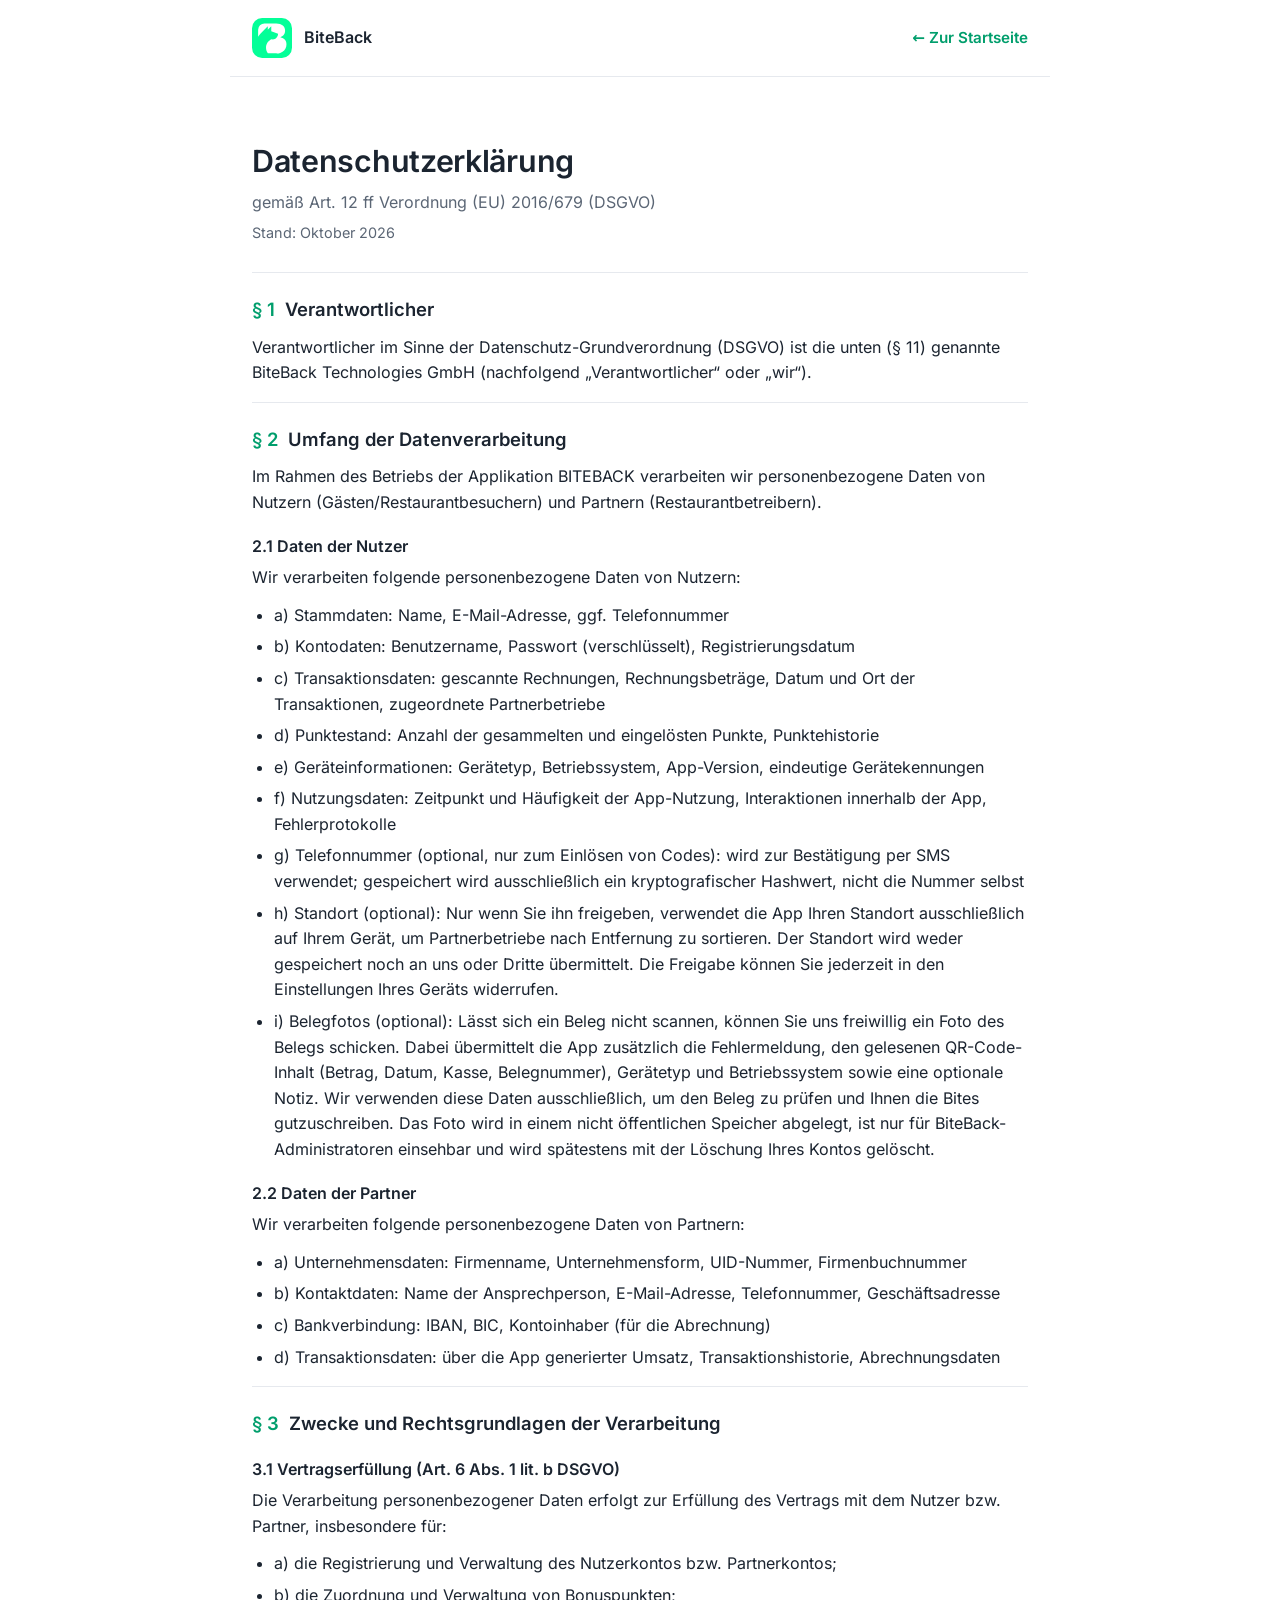
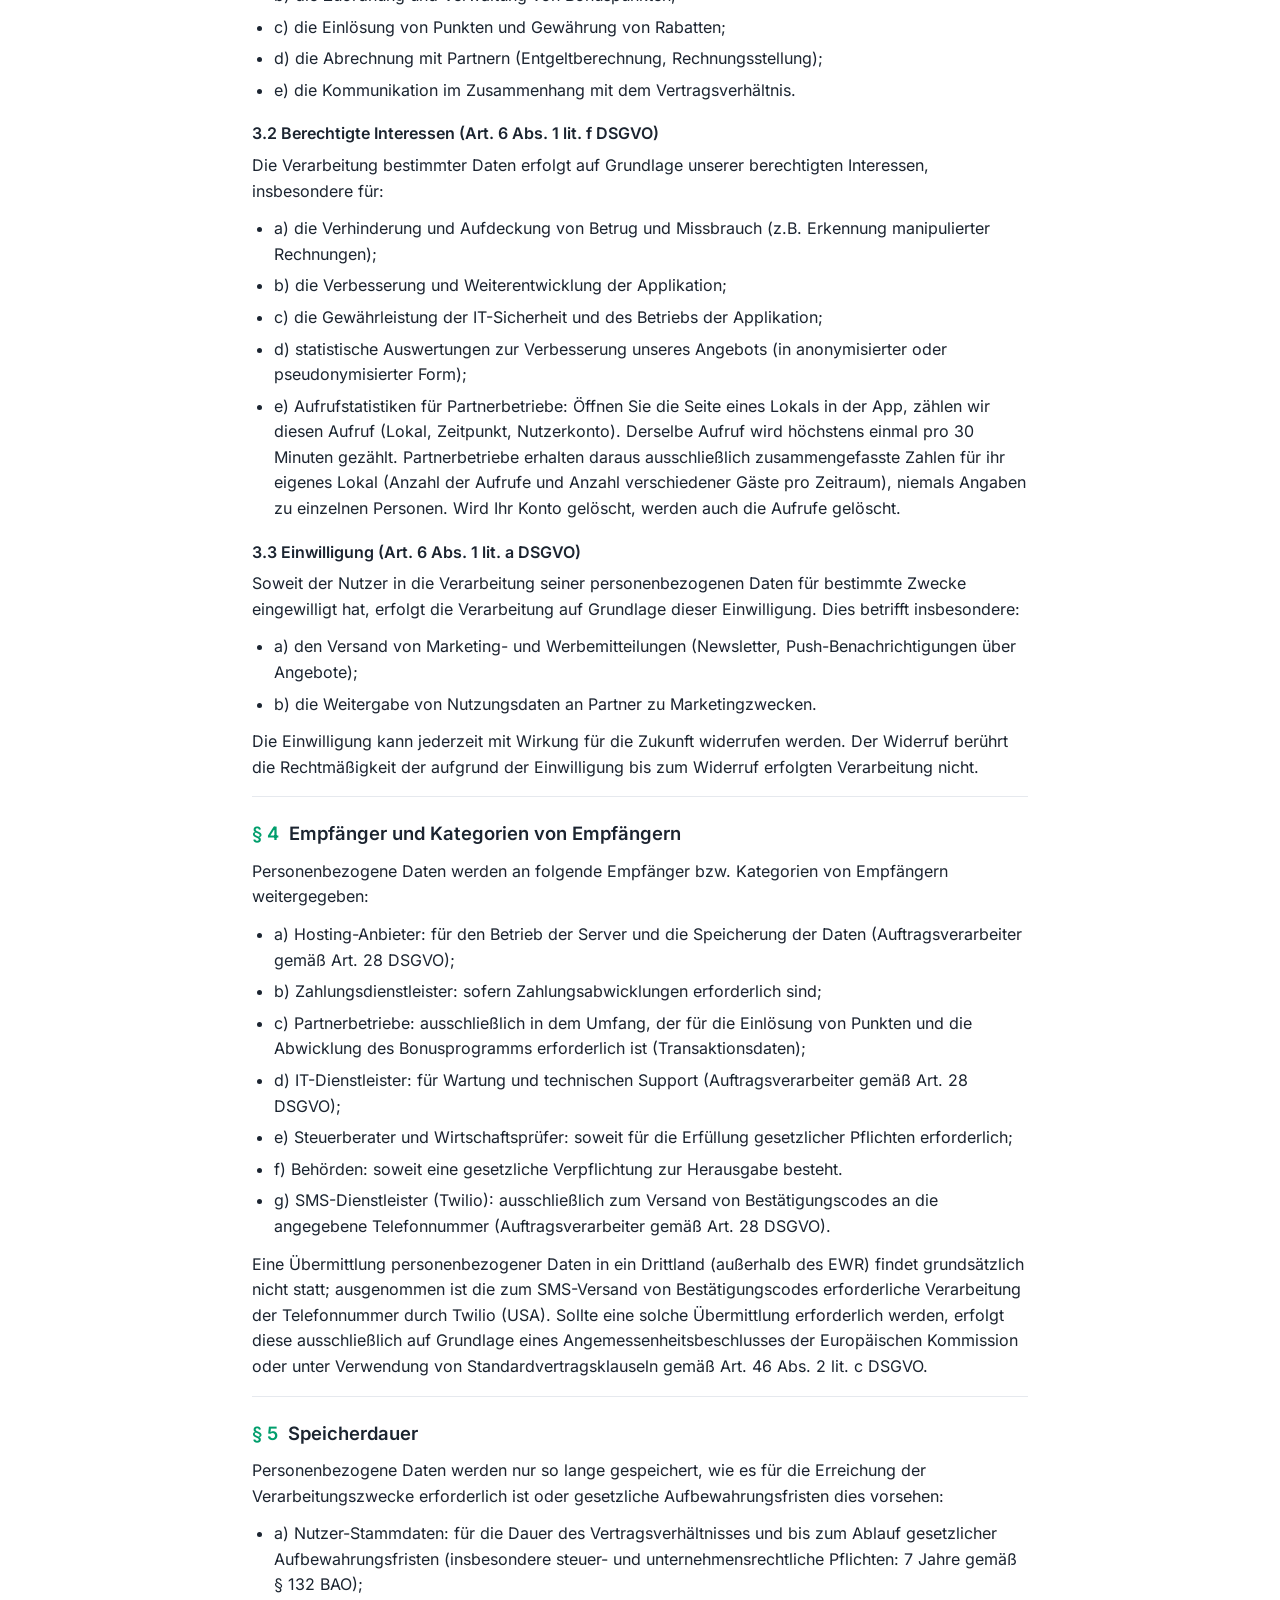
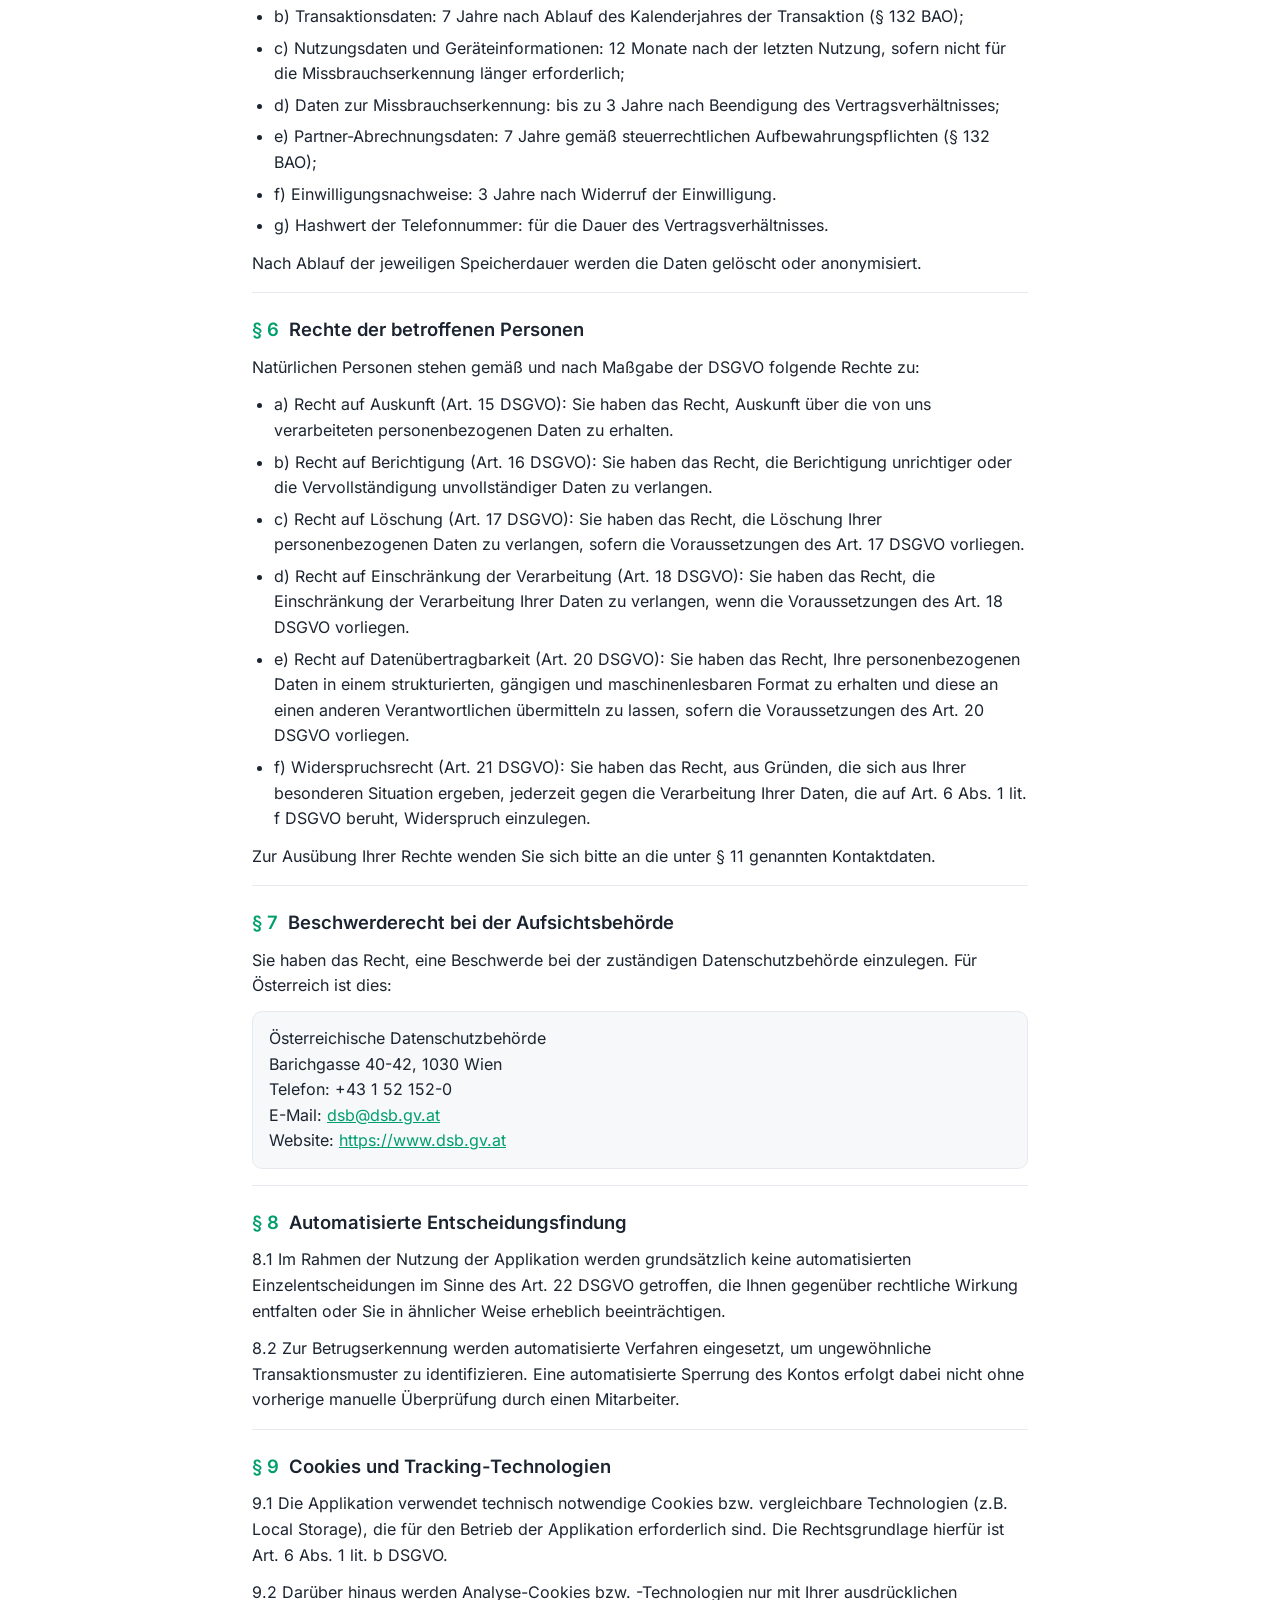
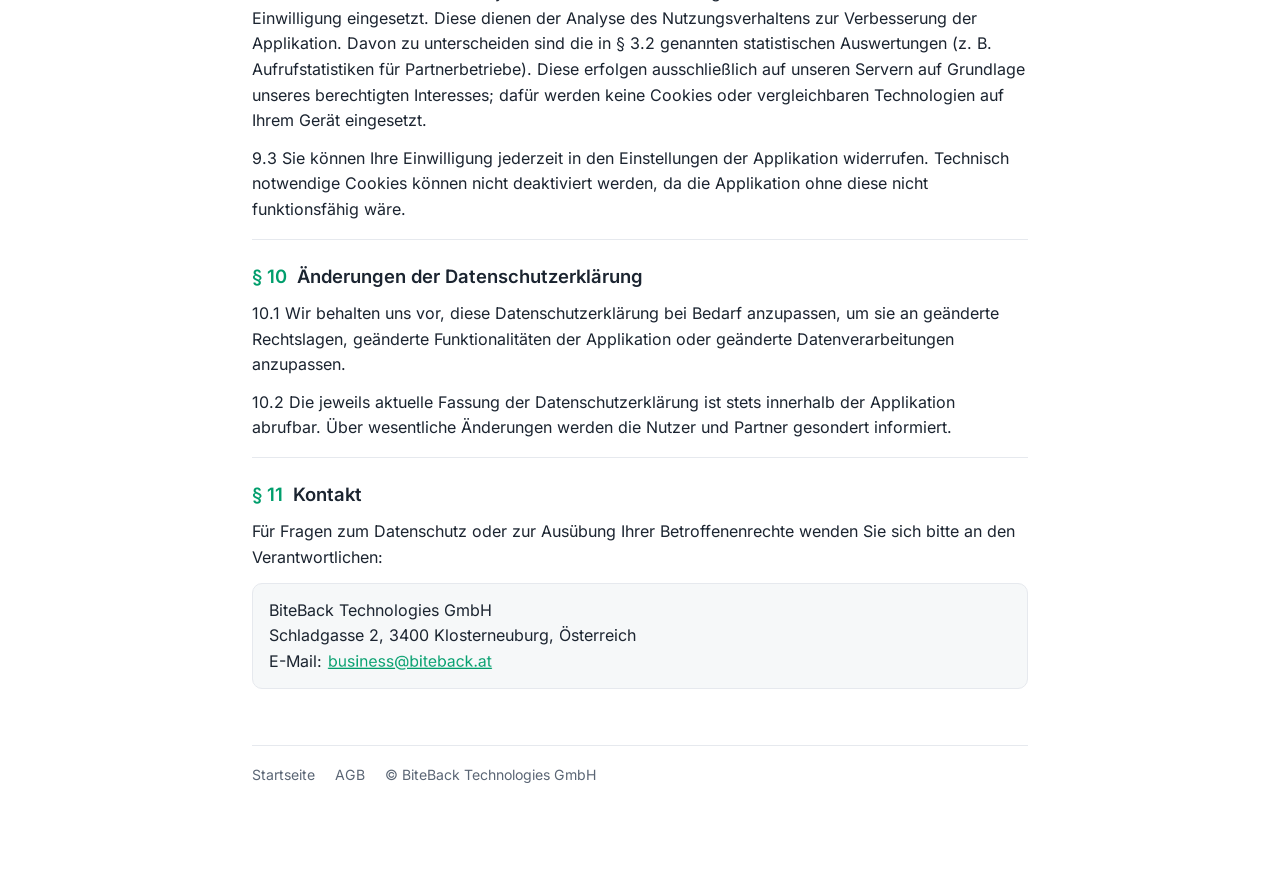
<file: datenschutz.html>
<!DOCTYPE html>
<html lang="de">

<head>
    <meta charset="UTF-8">
    <meta name="viewport" content="width=device-width, initial-scale=1.0">
    <meta name="robots" content="index,follow">
    <meta name="description" content="Datenschutzerklärung der BiteBack Technologies GmbH gemäß Art. 12 ff DSGVO.">
    <title>Datenschutzerklärung – BiteBack</title>
    <link rel="canonical" href="https://biteback.at/datenschutz.html">
    <link rel="icon" type="image/png" sizes="32x32" href="./assets/images/favicon-32x32.png">
    <style>
        /* Website-Schrift Inter (wie auf der Startseite) */
        @font-face { font-display: swap; font-family: 'Inter'; font-style: normal; font-weight: 400; src: url('./assets/fonts/inter-v20-latin-regular.woff2') format('woff2'); }
        @font-face { font-display: swap; font-family: 'Inter'; font-style: normal; font-weight: 600; src: url('./assets/fonts/inter-v20-latin-600.woff2') format('woff2'); }

        :root {
            --green: #009E6C;
            --ink: #1b2430;
            --muted: #5b6675;
            --line: #e6e9ee;
            --bg: #ffffff;
        }

        * { box-sizing: border-box; }

        html { -webkit-text-size-adjust: 100%; }

        body {
            margin: 0;
            font-family: 'Inter', system-ui, -apple-system, Segoe UI, Roboto, Helvetica, Arial, sans-serif;
            color: var(--ink);
            background: var(--bg);
            line-height: 1.6;
        }

        .wrap {
            max-width: 820px;
            margin: 0 auto;
            padding: 32px 22px 96px;
        }

        header.topbar {
            display: flex;
            align-items: center;
            gap: 12px;
            padding: 18px 22px;
            border-bottom: 1px solid var(--line);
            max-width: 820px;
            margin: 0 auto;
        }

        header.topbar img { height: 40px; width: 40px; }

        header.topbar a {
            margin-left: auto;
            color: var(--green);
            text-decoration: none;
            font-weight: 600;
            font-size: .95rem;
        }

        h1 {
            font-size: clamp(1.5rem, 7vw, 1.9rem);
            margin: 28px 0 4px;
            letter-spacing: -.01em;
            overflow-wrap: break-word;
            hyphens: auto;
        }

        .intro { color: var(--muted); margin: 0 0 6px; }
        .stand { color: var(--muted); font-size: .9rem; margin: 0 0 28px; }

        section.par {
            border-top: 1px solid var(--line);
            padding: 22px 0 4px;
        }

        section.par h2 {
            font-size: 1.15rem;
            margin: 0 0 10px;
            display: flex;
            gap: 10px;
            align-items: baseline;
        }

        section.par h2 .lbl {
            color: var(--green);
            font-weight: 700;
            flex: 0 0 auto;
        }

        h3.sub {
            font-size: 1rem;
            margin: 18px 0 6px;
            color: var(--ink);
        }

        p { margin: 0 0 12px; }

        ul { margin: 0 0 12px; padding-left: 22px; }
        li { margin: 0 0 6px; }

        address {
            font-style: normal;
            background: #f6f8f9;
            border: 1px solid var(--line);
            border-radius: 10px;
            padding: 14px 16px;
            margin: 6px 0 12px;
        }

        a { color: var(--green); }

        footer.legal {
            border-top: 1px solid var(--line);
            margin-top: 40px;
            padding-top: 18px;
            color: var(--muted);
            font-size: .88rem;
        }

        footer.legal a { color: var(--muted); margin-right: 16px; text-decoration: none; }
    </style>
</head>

<body>
    <header class="topbar">
        <img src="./assets/vectors/logo.svg" alt="BiteBack Logo" width="40" height="40">
        <strong>BiteBack</strong>
        <a href="./index.html">&larr; Zur Startseite</a>
    </header>

    <div class="wrap">
        <h1>Datenschutzerklärung</h1>
        <p class="intro">gemäß Art. 12 ff Verordnung (EU) 2016/679 (DSGVO)</p>
        <p class="stand">Stand: Oktober 2026</p>

        <section class="par">
            <h2><span class="lbl">§ 1</span> Verantwortlicher</h2>
            <p>Verantwortlicher im Sinne der Datenschutz-Grundverordnung (DSGVO) ist die unten (§ 11) genannte BiteBack Technologies GmbH (nachfolgend „Verantwortlicher“ oder „wir“).</p>
        </section>

        <section class="par">
            <h2><span class="lbl">§ 2</span> Umfang der Datenverarbeitung</h2>
            <p>Im Rahmen des Betriebs der Applikation BITEBACK verarbeiten wir personenbezogene Daten von Nutzern (Gästen/Restaurantbesuchern) und Partnern (Restaurantbetreibern).</p>
            <h3 class="sub">2.1 Daten der Nutzer</h3>
            <p>Wir verarbeiten folgende personenbezogene Daten von Nutzern:</p>
            <ul>
                <li>a) Stammdaten: Name, E-Mail-Adresse, ggf. Telefonnummer</li>
                <li>b) Kontodaten: Benutzername, Passwort (verschlüsselt), Registrierungsdatum</li>
                <li>c) Transaktionsdaten: gescannte Rechnungen, Rechnungsbeträge, Datum und Ort der Transaktionen, zugeordnete Partnerbetriebe</li>
                <li>d) Punktestand: Anzahl der gesammelten und eingelösten Punkte, Punktehistorie</li>
                <li>e) Geräteinformationen: Gerätetyp, Betriebssystem, App-Version, eindeutige Gerätekennungen</li>
                <li>f) Nutzungsdaten: Zeitpunkt und Häufigkeit der App-Nutzung, Interaktionen innerhalb der App, Fehlerprotokolle</li>
                <li>g) Telefonnummer (optional, nur zum Einlösen von Codes): wird zur Bestätigung per SMS verwendet; gespeichert wird ausschließlich ein kryptografischer Hashwert, nicht die Nummer selbst</li>
                <li>h) Standort (optional): Nur wenn Sie ihn freigeben, verwendet die App Ihren Standort ausschließlich auf Ihrem Gerät, um Partnerbetriebe nach Entfernung zu sortieren. Der Standort wird weder gespeichert noch an uns oder Dritte übermittelt. Die Freigabe können Sie jederzeit in den Einstellungen Ihres Geräts widerrufen.</li>
                <li>i) Belegfotos (optional): Lässt sich ein Beleg nicht scannen, können Sie uns freiwillig ein Foto des Belegs schicken. Dabei übermittelt die App zusätzlich die Fehlermeldung, den gelesenen QR-Code-Inhalt (Betrag, Datum, Kasse, Belegnummer), Gerätetyp und Betriebssystem sowie eine optionale Notiz. Wir verwenden diese Daten ausschließlich, um den Beleg zu prüfen und Ihnen die Bites gutzuschreiben. Das Foto wird in einem nicht öffentlichen Speicher abgelegt, ist nur für BiteBack-Administratoren einsehbar und wird spätestens mit der Löschung Ihres Kontos gelöscht.</li>
            </ul>
            <h3 class="sub">2.2 Daten der Partner</h3>
            <p>Wir verarbeiten folgende personenbezogene Daten von Partnern:</p>
            <ul>
                <li>a) Unternehmensdaten: Firmenname, Unternehmensform, UID-Nummer, Firmenbuchnummer</li>
                <li>b) Kontaktdaten: Name der Ansprechperson, E-Mail-Adresse, Telefonnummer, Geschäftsadresse</li>
                <li>c) Bankverbindung: IBAN, BIC, Kontoinhaber (für die Abrechnung)</li>
                <li>d) Transaktionsdaten: über die App generierter Umsatz, Transaktionshistorie, Abrechnungsdaten</li>
            </ul>
        </section>

        <section class="par">
            <h2><span class="lbl">§ 3</span> Zwecke und Rechtsgrundlagen der Verarbeitung</h2>
            <h3 class="sub">3.1 Vertragserfüllung (Art. 6 Abs. 1 lit. b DSGVO)</h3>
            <p>Die Verarbeitung personenbezogener Daten erfolgt zur Erfüllung des Vertrags mit dem Nutzer bzw. Partner, insbesondere für:</p>
            <ul>
                <li>a) die Registrierung und Verwaltung des Nutzerkontos bzw. Partnerkontos;</li>
                <li>b) die Zuordnung und Verwaltung von Bonuspunkten;</li>
                <li>c) die Einlösung von Punkten und Gewährung von Rabatten;</li>
                <li>d) die Abrechnung mit Partnern (Entgeltberechnung, Rechnungsstellung);</li>
                <li>e) die Kommunikation im Zusammenhang mit dem Vertragsverhältnis.</li>
            </ul>
            <h3 class="sub">3.2 Berechtigte Interessen (Art. 6 Abs. 1 lit. f DSGVO)</h3>
            <p>Die Verarbeitung bestimmter Daten erfolgt auf Grundlage unserer berechtigten Interessen, insbesondere für:</p>
            <ul>
                <li>a) die Verhinderung und Aufdeckung von Betrug und Missbrauch (z.B. Erkennung manipulierter Rechnungen);</li>
                <li>b) die Verbesserung und Weiterentwicklung der Applikation;</li>
                <li>c) die Gewährleistung der IT-Sicherheit und des Betriebs der Applikation;</li>
                <li>d) statistische Auswertungen zur Verbesserung unseres Angebots (in anonymisierter oder pseudonymisierter Form);</li>
                <li>e) Aufrufstatistiken für Partnerbetriebe: Öffnen Sie die Seite eines Lokals in der App, zählen wir diesen Aufruf (Lokal, Zeitpunkt, Nutzerkonto). Derselbe Aufruf wird höchstens einmal pro 30 Minuten gezählt. Partnerbetriebe erhalten daraus ausschließlich zusammengefasste Zahlen für ihr eigenes Lokal (Anzahl der Aufrufe und Anzahl verschiedener Gäste pro Zeitraum), niemals Angaben zu einzelnen Personen. Wird Ihr Konto gelöscht, werden auch die Aufrufe gelöscht.</li>
            </ul>
            <h3 class="sub">3.3 Einwilligung (Art. 6 Abs. 1 lit. a DSGVO)</h3>
            <p>Soweit der Nutzer in die Verarbeitung seiner personenbezogenen Daten für bestimmte Zwecke eingewilligt hat, erfolgt die Verarbeitung auf Grundlage dieser Einwilligung. Dies betrifft insbesondere:</p>
            <ul>
                <li>a) den Versand von Marketing- und Werbemitteilungen (Newsletter, Push-Benachrichtigungen über Angebote);</li>
                <li>b) die Weitergabe von Nutzungsdaten an Partner zu Marketingzwecken.</li>
            </ul>
            <p>Die Einwilligung kann jederzeit mit Wirkung für die Zukunft widerrufen werden. Der Widerruf berührt die Rechtmäßigkeit der aufgrund der Einwilligung bis zum Widerruf erfolgten Verarbeitung nicht.</p>
        </section>

        <section class="par">
            <h2><span class="lbl">§ 4</span> Empfänger und Kategorien von Empfängern</h2>
            <p>Personenbezogene Daten werden an folgende Empfänger bzw. Kategorien von Empfängern weitergegeben:</p>
            <ul>
                <li>a) Hosting-Anbieter: für den Betrieb der Server und die Speicherung der Daten (Auftragsverarbeiter gemäß Art. 28 DSGVO);</li>
                <li>b) Zahlungsdienstleister: sofern Zahlungsabwicklungen erforderlich sind;</li>
                <li>c) Partnerbetriebe: ausschließlich in dem Umfang, der für die Einlösung von Punkten und die Abwicklung des Bonusprogramms erforderlich ist (Transaktionsdaten);</li>
                <li>d) IT-Dienstleister: für Wartung und technischen Support (Auftragsverarbeiter gemäß Art. 28 DSGVO);</li>
                <li>e) Steuerberater und Wirtschaftsprüfer: soweit für die Erfüllung gesetzlicher Pflichten erforderlich;</li>
                <li>f) Behörden: soweit eine gesetzliche Verpflichtung zur Herausgabe besteht.</li>
                <li>g) SMS-Dienstleister (Twilio): ausschließlich zum Versand von Bestätigungscodes an die angegebene Telefonnummer (Auftragsverarbeiter gemäß Art. 28 DSGVO).</li>
            </ul>
            <p>Eine Übermittlung personenbezogener Daten in ein Drittland (außerhalb des EWR) findet grundsätzlich nicht statt; ausgenommen ist die zum SMS-Versand von Bestätigungscodes erforderliche Verarbeitung der Telefonnummer durch Twilio (USA). Sollte eine solche Übermittlung erforderlich werden, erfolgt diese ausschließlich auf Grundlage eines Angemessenheitsbeschlusses der Europäischen Kommission oder unter Verwendung von Standardvertragsklauseln gemäß Art. 46 Abs. 2 lit. c DSGVO.</p>
        </section>

        <section class="par">
            <h2><span class="lbl">§ 5</span> Speicherdauer</h2>
            <p>Personenbezogene Daten werden nur so lange gespeichert, wie es für die Erreichung der Verarbeitungszwecke erforderlich ist oder gesetzliche Aufbewahrungsfristen dies vorsehen:</p>
            <ul>
                <li>a) Nutzer-Stammdaten: für die Dauer des Vertragsverhältnisses und bis zum Ablauf gesetzlicher Aufbewahrungsfristen (insbesondere steuer- und unternehmensrechtliche Pflichten: 7 Jahre gemäß § 132 BAO);</li>
                <li>b) Transaktionsdaten: 7 Jahre nach Ablauf des Kalenderjahres der Transaktion (§ 132 BAO);</li>
                <li>c) Nutzungsdaten und Geräteinformationen: 12 Monate nach der letzten Nutzung, sofern nicht für die Missbrauchserkennung länger erforderlich;</li>
                <li>d) Daten zur Missbrauchserkennung: bis zu 3 Jahre nach Beendigung des Vertragsverhältnisses;</li>
                <li>e) Partner-Abrechnungsdaten: 7 Jahre gemäß steuerrechtlichen Aufbewahrungspflichten (§ 132 BAO);</li>
                <li>f) Einwilligungsnachweise: 3 Jahre nach Widerruf der Einwilligung.</li>
                <li>g) Hashwert der Telefonnummer: für die Dauer des Vertragsverhältnisses.</li>
            </ul>
            <p>Nach Ablauf der jeweiligen Speicherdauer werden die Daten gelöscht oder anonymisiert.</p>
        </section>

        <section class="par">
            <h2><span class="lbl">§ 6</span> Rechte der betroffenen Personen</h2>
            <p>Natürlichen Personen stehen gemäß und nach Maßgabe der DSGVO folgende Rechte zu:</p>
            <ul>
                <li>a) Recht auf Auskunft (Art. 15 DSGVO): Sie haben das Recht, Auskunft über die von uns verarbeiteten personenbezogenen Daten zu erhalten.</li>
                <li>b) Recht auf Berichtigung (Art. 16 DSGVO): Sie haben das Recht, die Berichtigung unrichtiger oder die Vervollständigung unvollständiger Daten zu verlangen.</li>
                <li>c) Recht auf Löschung (Art. 17 DSGVO): Sie haben das Recht, die Löschung Ihrer personenbezogenen Daten zu verlangen, sofern die Voraussetzungen des Art. 17 DSGVO vorliegen.</li>
                <li>d) Recht auf Einschränkung der Verarbeitung (Art. 18 DSGVO): Sie haben das Recht, die Einschränkung der Verarbeitung Ihrer Daten zu verlangen, wenn die Voraussetzungen des Art. 18 DSGVO vorliegen.</li>
                <li>e) Recht auf Datenübertragbarkeit (Art. 20 DSGVO): Sie haben das Recht, Ihre personenbezogenen Daten in einem strukturierten, gängigen und maschinenlesbaren Format zu erhalten und diese an einen anderen Verantwortlichen übermitteln zu lassen, sofern die Voraussetzungen des Art. 20 DSGVO vorliegen.</li>
                <li>f) Widerspruchsrecht (Art. 21 DSGVO): Sie haben das Recht, aus Gründen, die sich aus Ihrer besonderen Situation ergeben, jederzeit gegen die Verarbeitung Ihrer Daten, die auf Art. 6 Abs. 1 lit. f DSGVO beruht, Widerspruch einzulegen.</li>
            </ul>
            <p>Zur Ausübung Ihrer Rechte wenden Sie sich bitte an die unter § 11 genannten Kontaktdaten.</p>
        </section>

        <section class="par">
            <h2><span class="lbl">§ 7</span> Beschwerderecht bei der Aufsichtsbehörde</h2>
            <p>Sie haben das Recht, eine Beschwerde bei der zuständigen Datenschutzbehörde einzulegen. Für Österreich ist dies:</p>
            <address>
                Österreichische Datenschutzbehörde<br>
                Barichgasse 40-42, 1030 Wien<br>
                Telefon: +43 1 52 152-0<br>
                E-Mail: <a href="mailto:dsb@dsb.gv.at">dsb@dsb.gv.at</a><br>
                Website: <a href="https://www.dsb.gv.at" target="_blank" rel="noopener">https://www.dsb.gv.at</a>
            </address>
        </section>

        <section class="par">
            <h2><span class="lbl">§ 8</span> Automatisierte Entscheidungsfindung</h2>
            <p>8.1 Im Rahmen der Nutzung der Applikation werden grundsätzlich keine automatisierten Einzelentscheidungen im Sinne des Art. 22 DSGVO getroffen, die Ihnen gegenüber rechtliche Wirkung entfalten oder Sie in ähnlicher Weise erheblich beeinträchtigen.</p>
            <p>8.2 Zur Betrugserkennung werden automatisierte Verfahren eingesetzt, um ungewöhnliche Transaktionsmuster zu identifizieren. Eine automatisierte Sperrung des Kontos erfolgt dabei nicht ohne vorherige manuelle Überprüfung durch einen Mitarbeiter.</p>
        </section>

        <section class="par">
            <h2><span class="lbl">§ 9</span> Cookies und Tracking-Technologien</h2>
            <p>9.1 Die Applikation verwendet technisch notwendige Cookies bzw. vergleichbare Technologien (z.B. Local Storage), die für den Betrieb der Applikation erforderlich sind. Die Rechtsgrundlage hierfür ist Art. 6 Abs. 1 lit. b DSGVO.</p>
            <p>9.2 Darüber hinaus werden Analyse-Cookies bzw. -Technologien nur mit Ihrer ausdrücklichen Einwilligung eingesetzt. Diese dienen der Analyse des Nutzungsverhaltens zur Verbesserung der Applikation. Davon zu unterscheiden sind die in § 3.2 genannten statistischen Auswertungen (z. B. Aufrufstatistiken für Partnerbetriebe). Diese erfolgen ausschließlich auf unseren Servern auf Grundlage unseres berechtigten Interesses; dafür werden keine Cookies oder vergleichbaren Technologien auf Ihrem Gerät eingesetzt.</p>
            <p>9.3 Sie können Ihre Einwilligung jederzeit in den Einstellungen der Applikation widerrufen. Technisch notwendige Cookies können nicht deaktiviert werden, da die Applikation ohne diese nicht funktionsfähig wäre.</p>
        </section>

        <section class="par">
            <h2><span class="lbl">§ 10</span> Änderungen der Datenschutzerklärung</h2>
            <p>10.1 Wir behalten uns vor, diese Datenschutzerklärung bei Bedarf anzupassen, um sie an geänderte Rechtslagen, geänderte Funktionalitäten der Applikation oder geänderte Datenverarbeitungen anzupassen.</p>
            <p>10.2 Die jeweils aktuelle Fassung der Datenschutzerklärung ist stets innerhalb der Applikation abrufbar. Über wesentliche Änderungen werden die Nutzer und Partner gesondert informiert.</p>
        </section>

        <section class="par">
            <h2><span class="lbl">§ 11</span> Kontakt</h2>
            <p>Für Fragen zum Datenschutz oder zur Ausübung Ihrer Betroffenenrechte wenden Sie sich bitte an den Verantwortlichen:</p>
            <address>
                BiteBack Technologies GmbH<br>
                Schladgasse 2, 3400 Klosterneuburg, Österreich<br>
                E-Mail: <a href="#" class="obf" data-h="bWFpbHRvOmJ1c2luZXNzQGJpdGViYWNrLmF0" aria-label="E-Mail an BiteBack schreiben"><img src="./assets/images/contact/mail-business-link.png" alt="E-Mail-Adresse von BiteBack" class="ct" style="display:inline-block;vertical-align:top;height:1.6em;width:auto;" width="506" height="78"></a>
            </address>
        </section>

        <footer class="legal">
            <a href="./index.html">Startseite</a>
            <a href="./agb.html">AGB</a>
            <span>© BiteBack Technologies GmbH</span>
        </footer>
    </div>
    <script src="./contact.js?v=20261022b" defer></script>
</body>

</html>
</file>
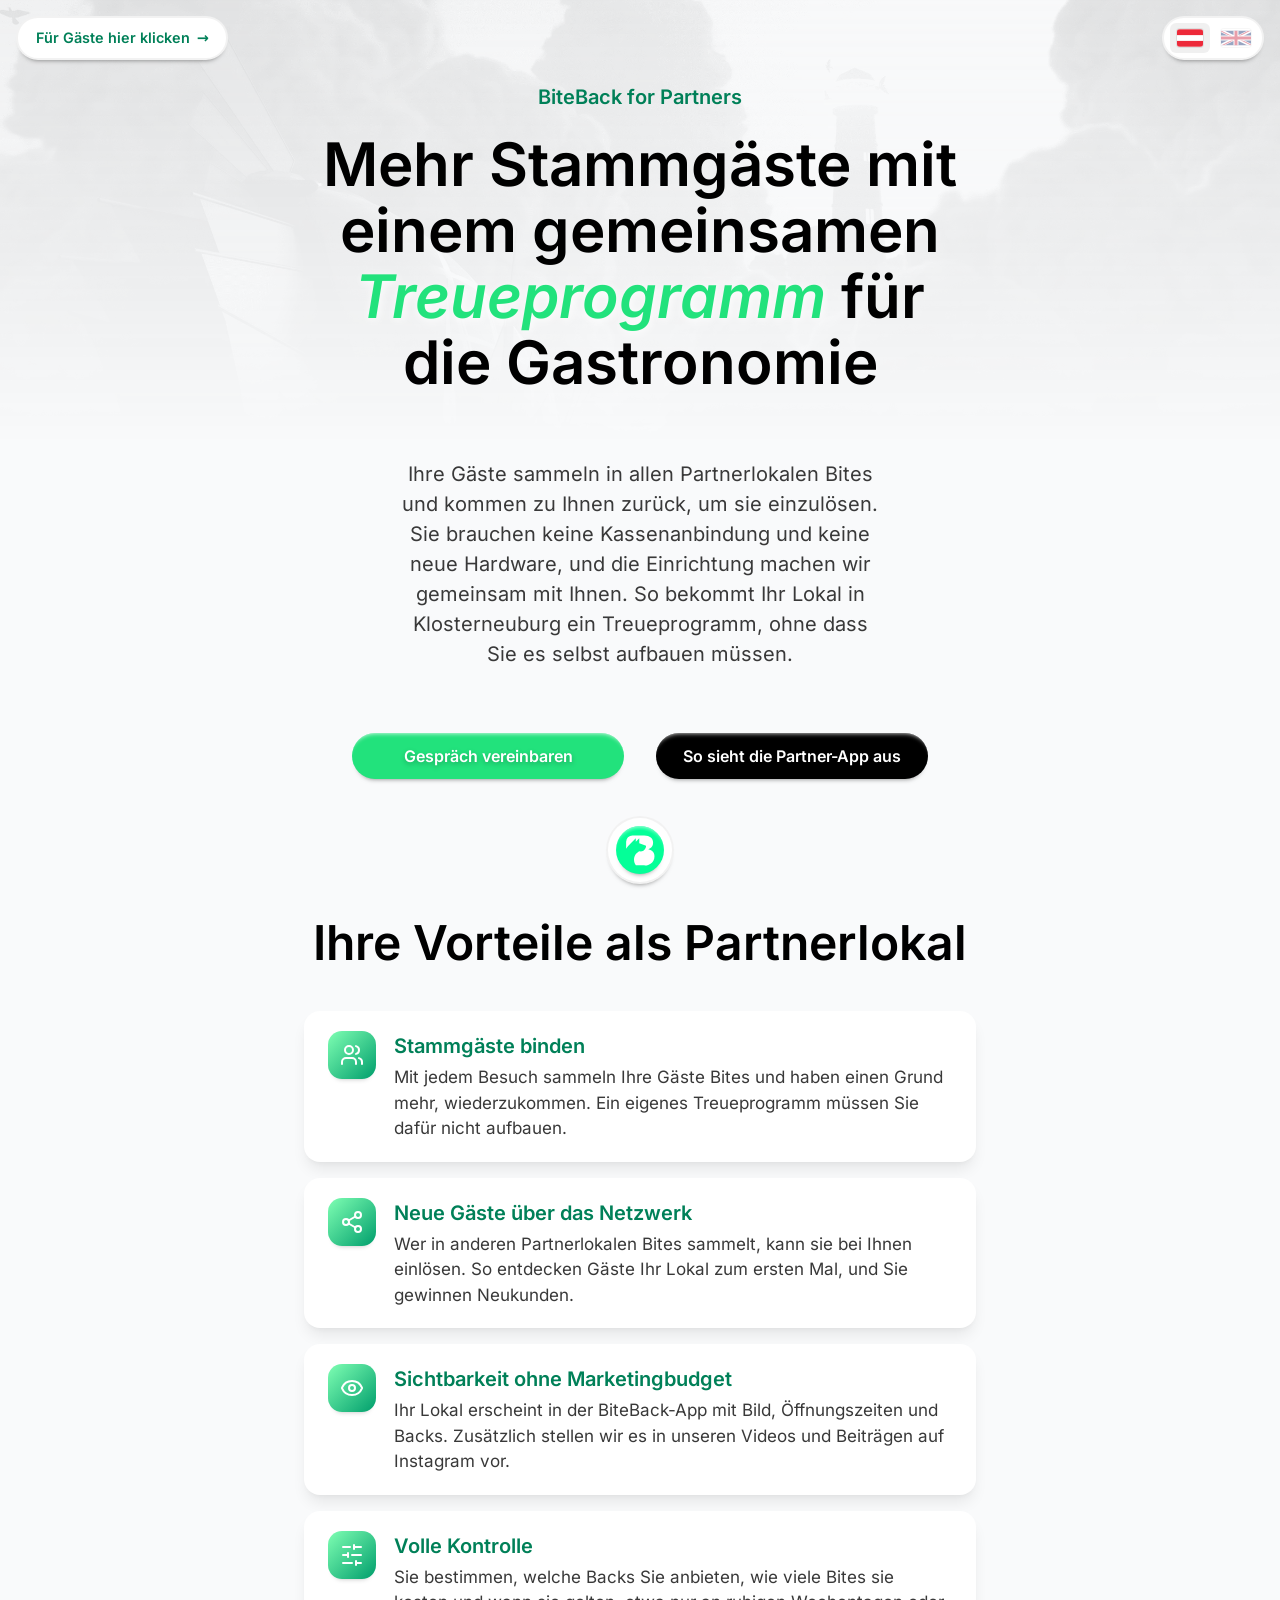
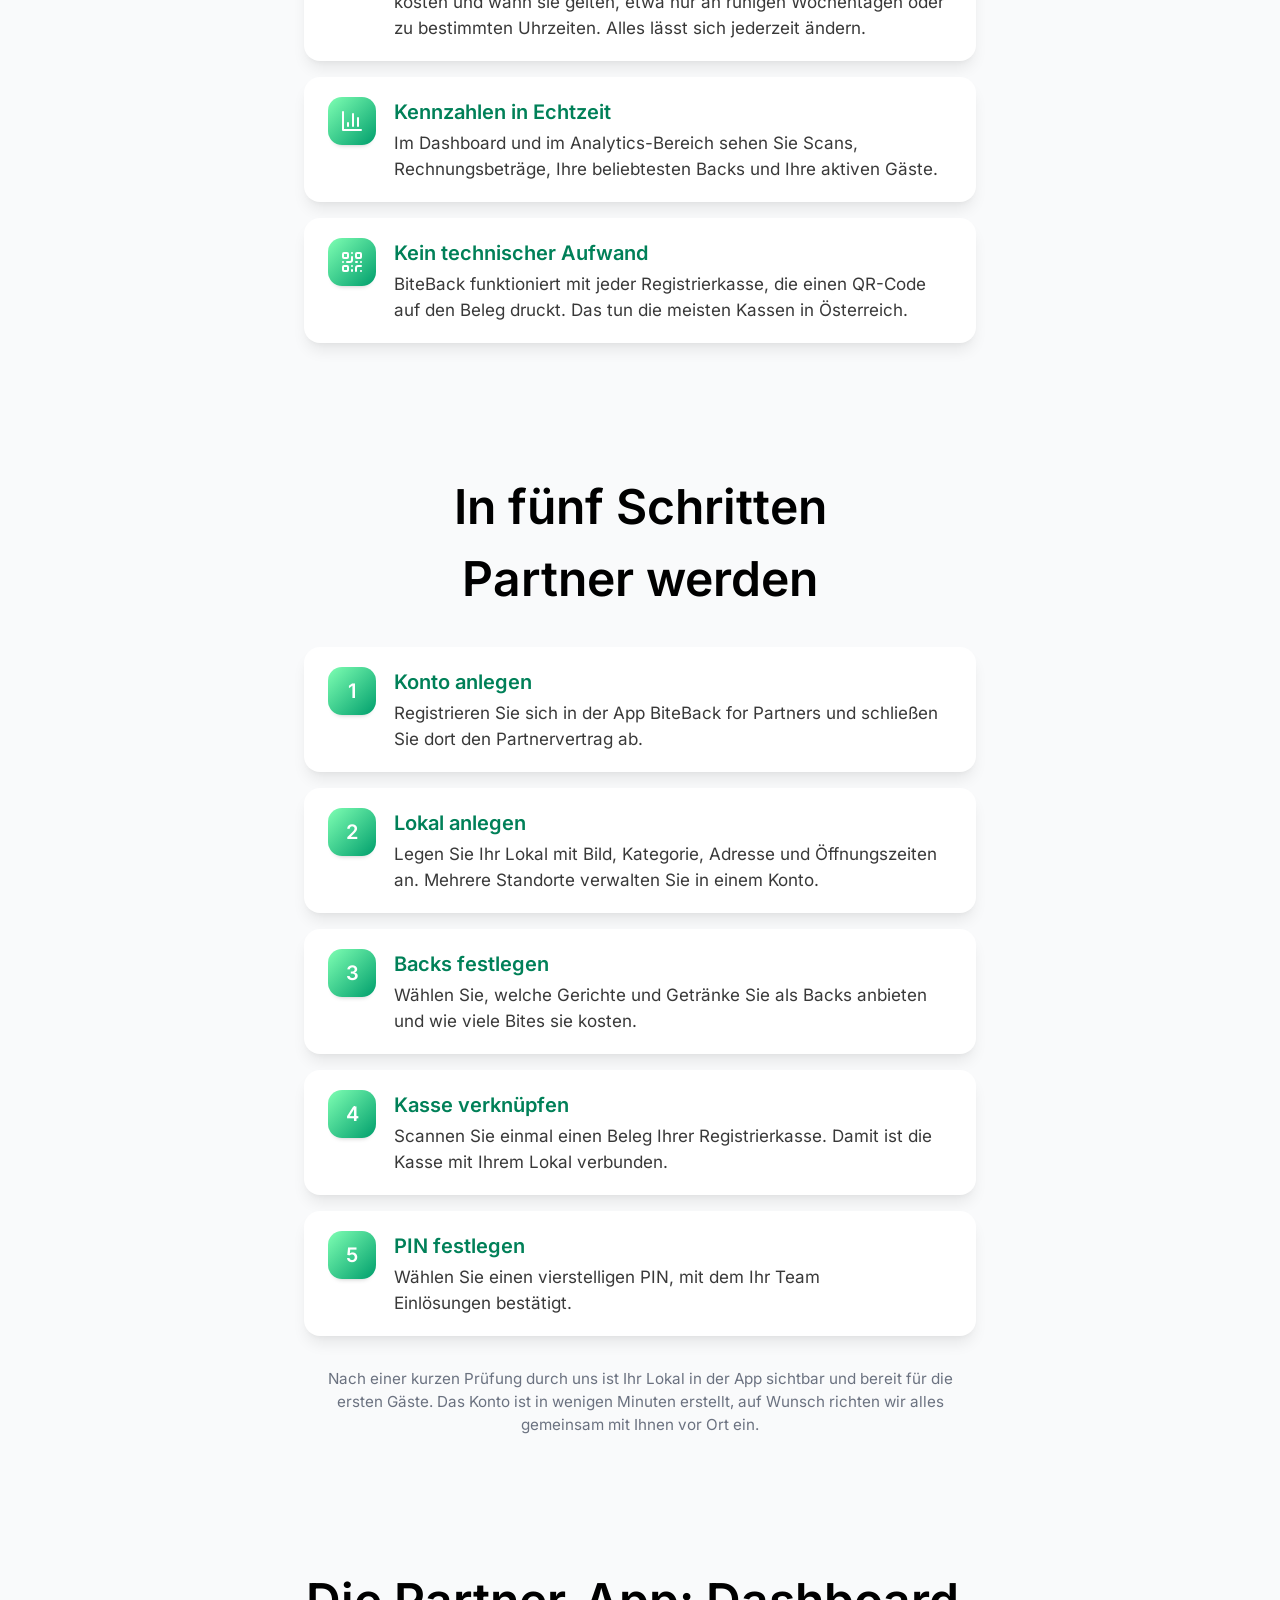
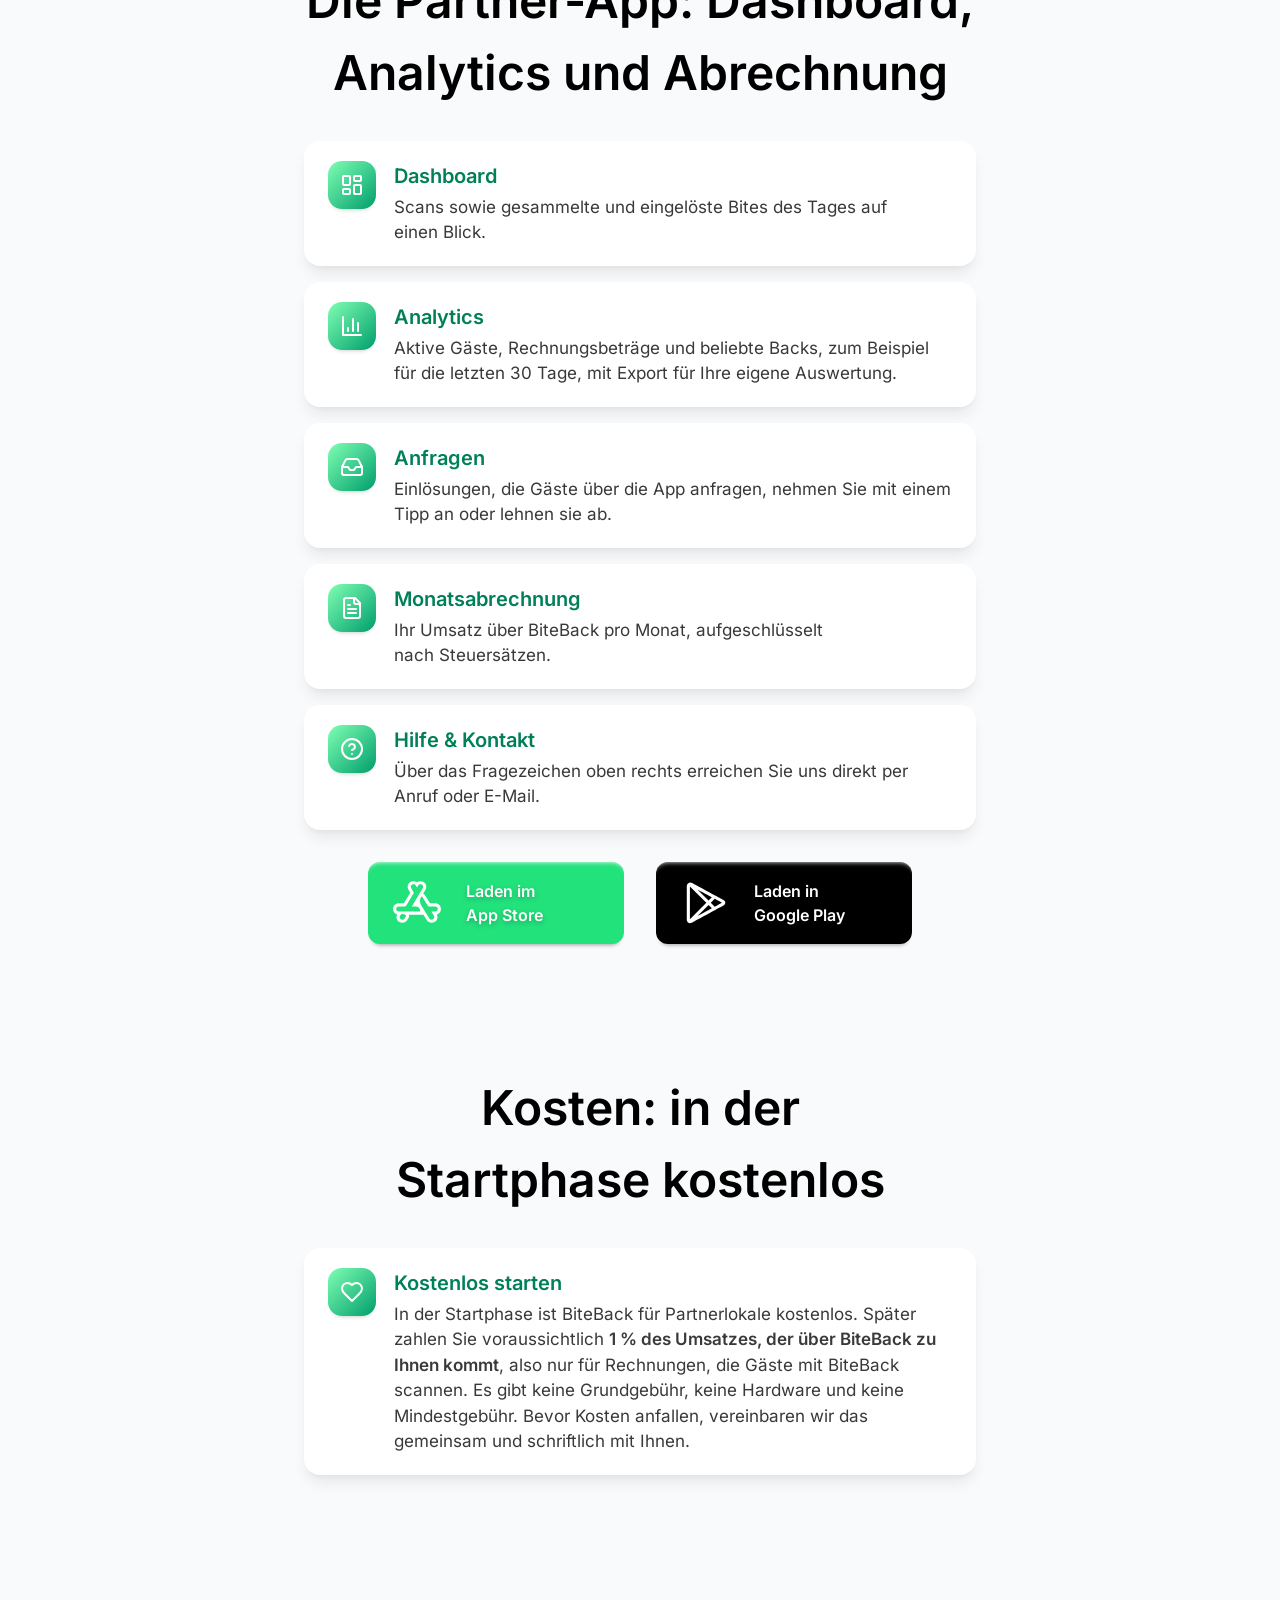
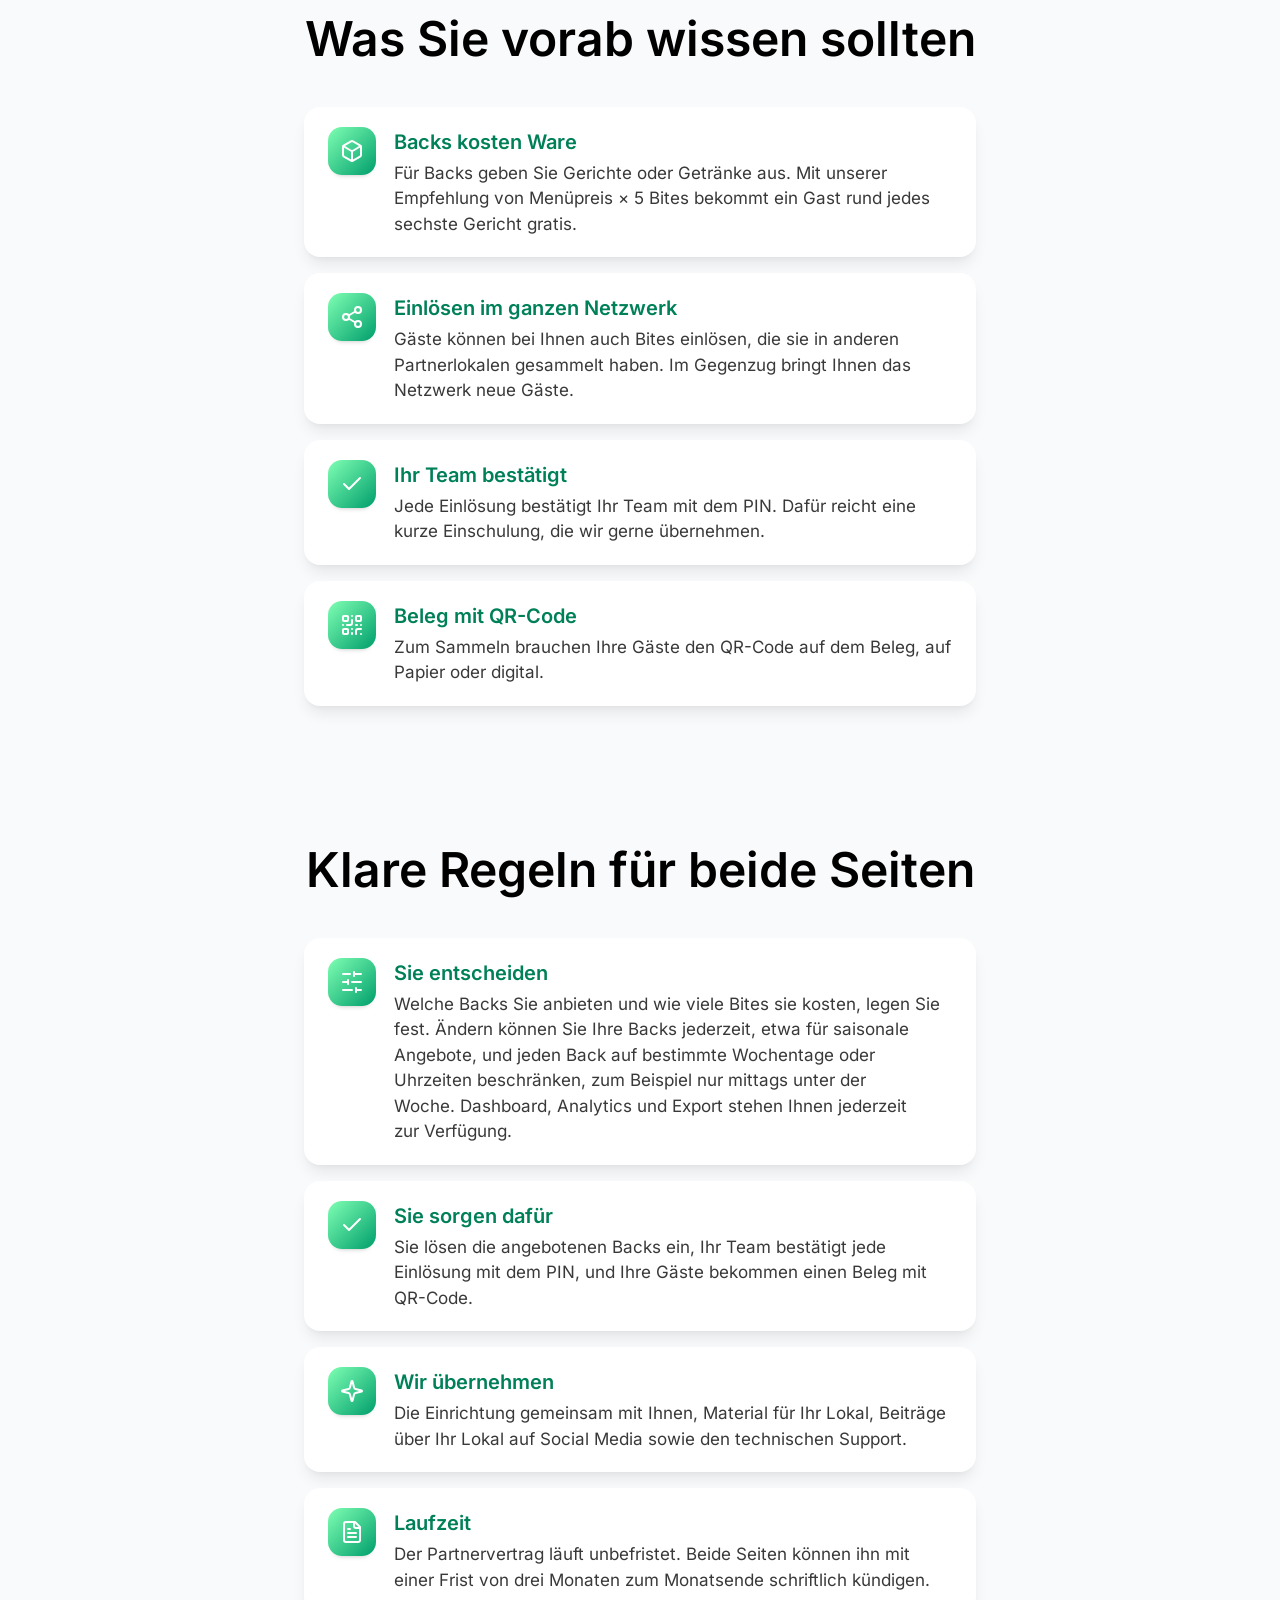
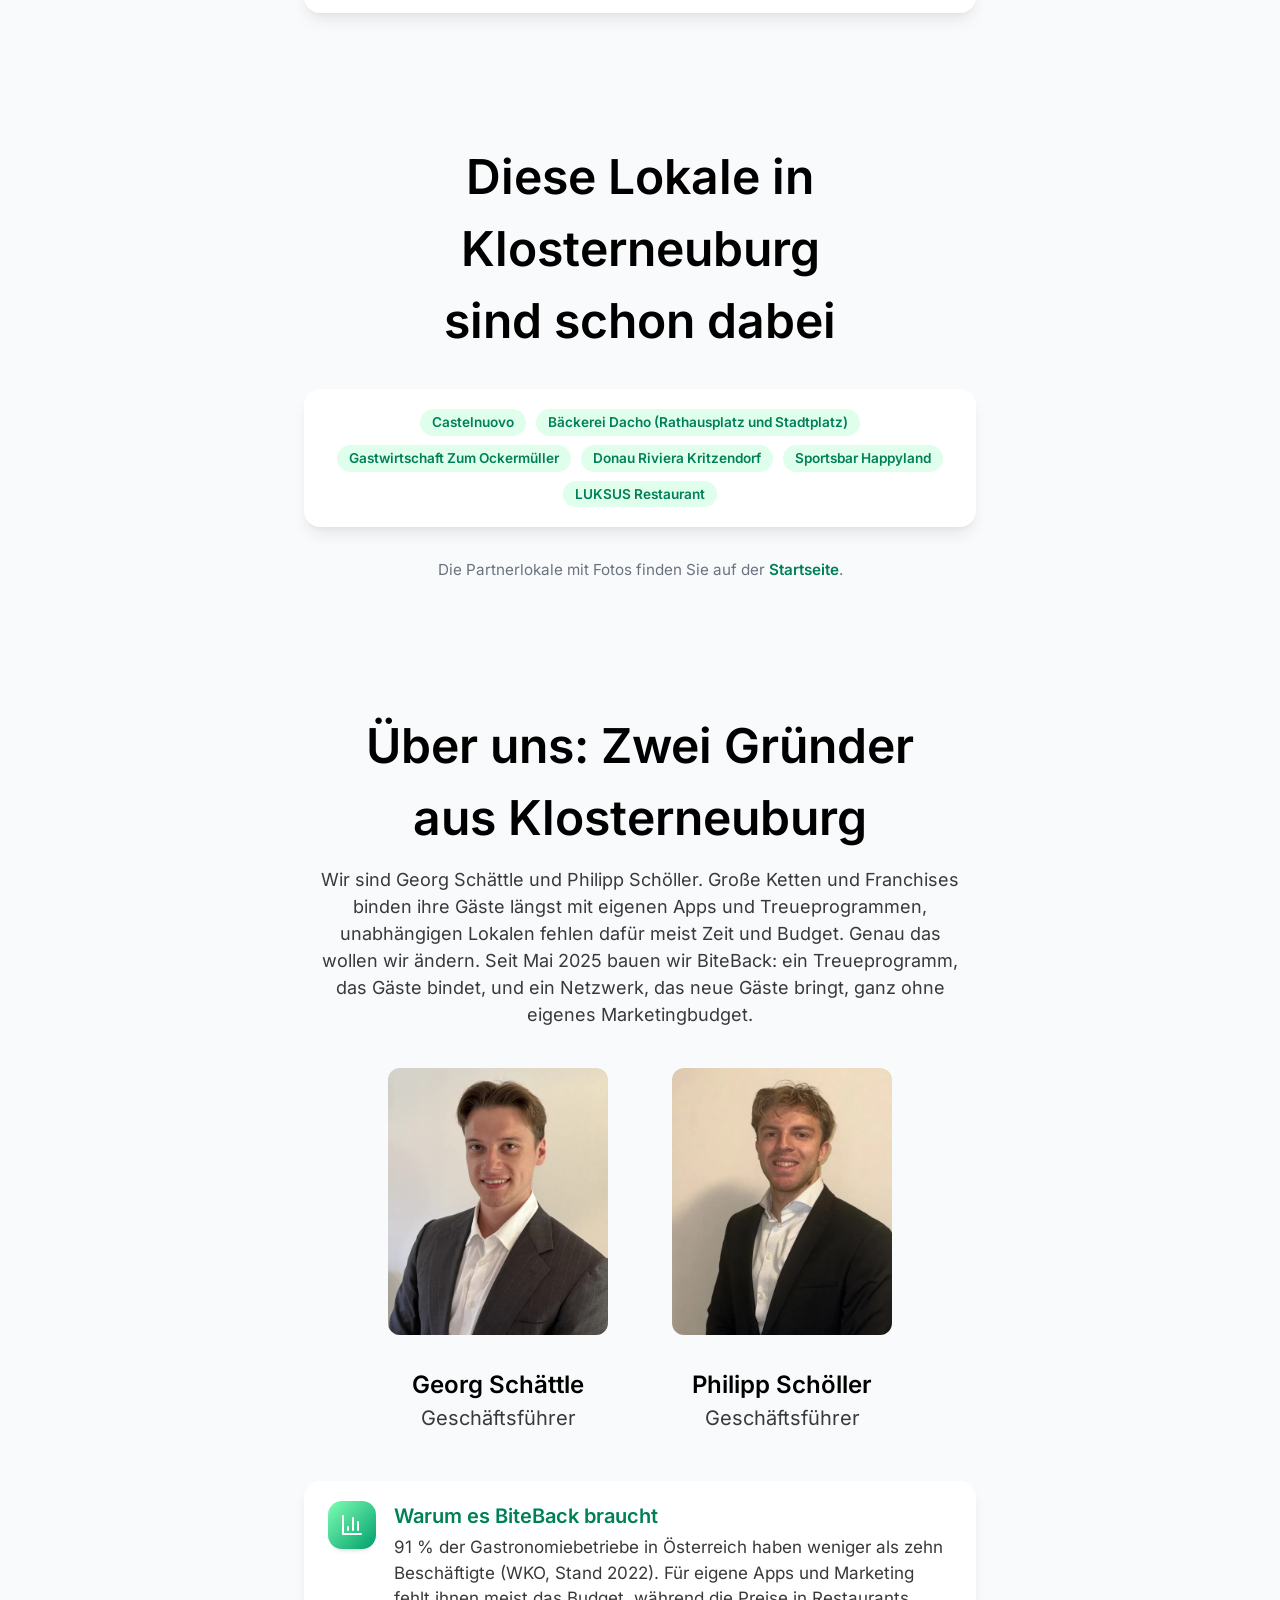
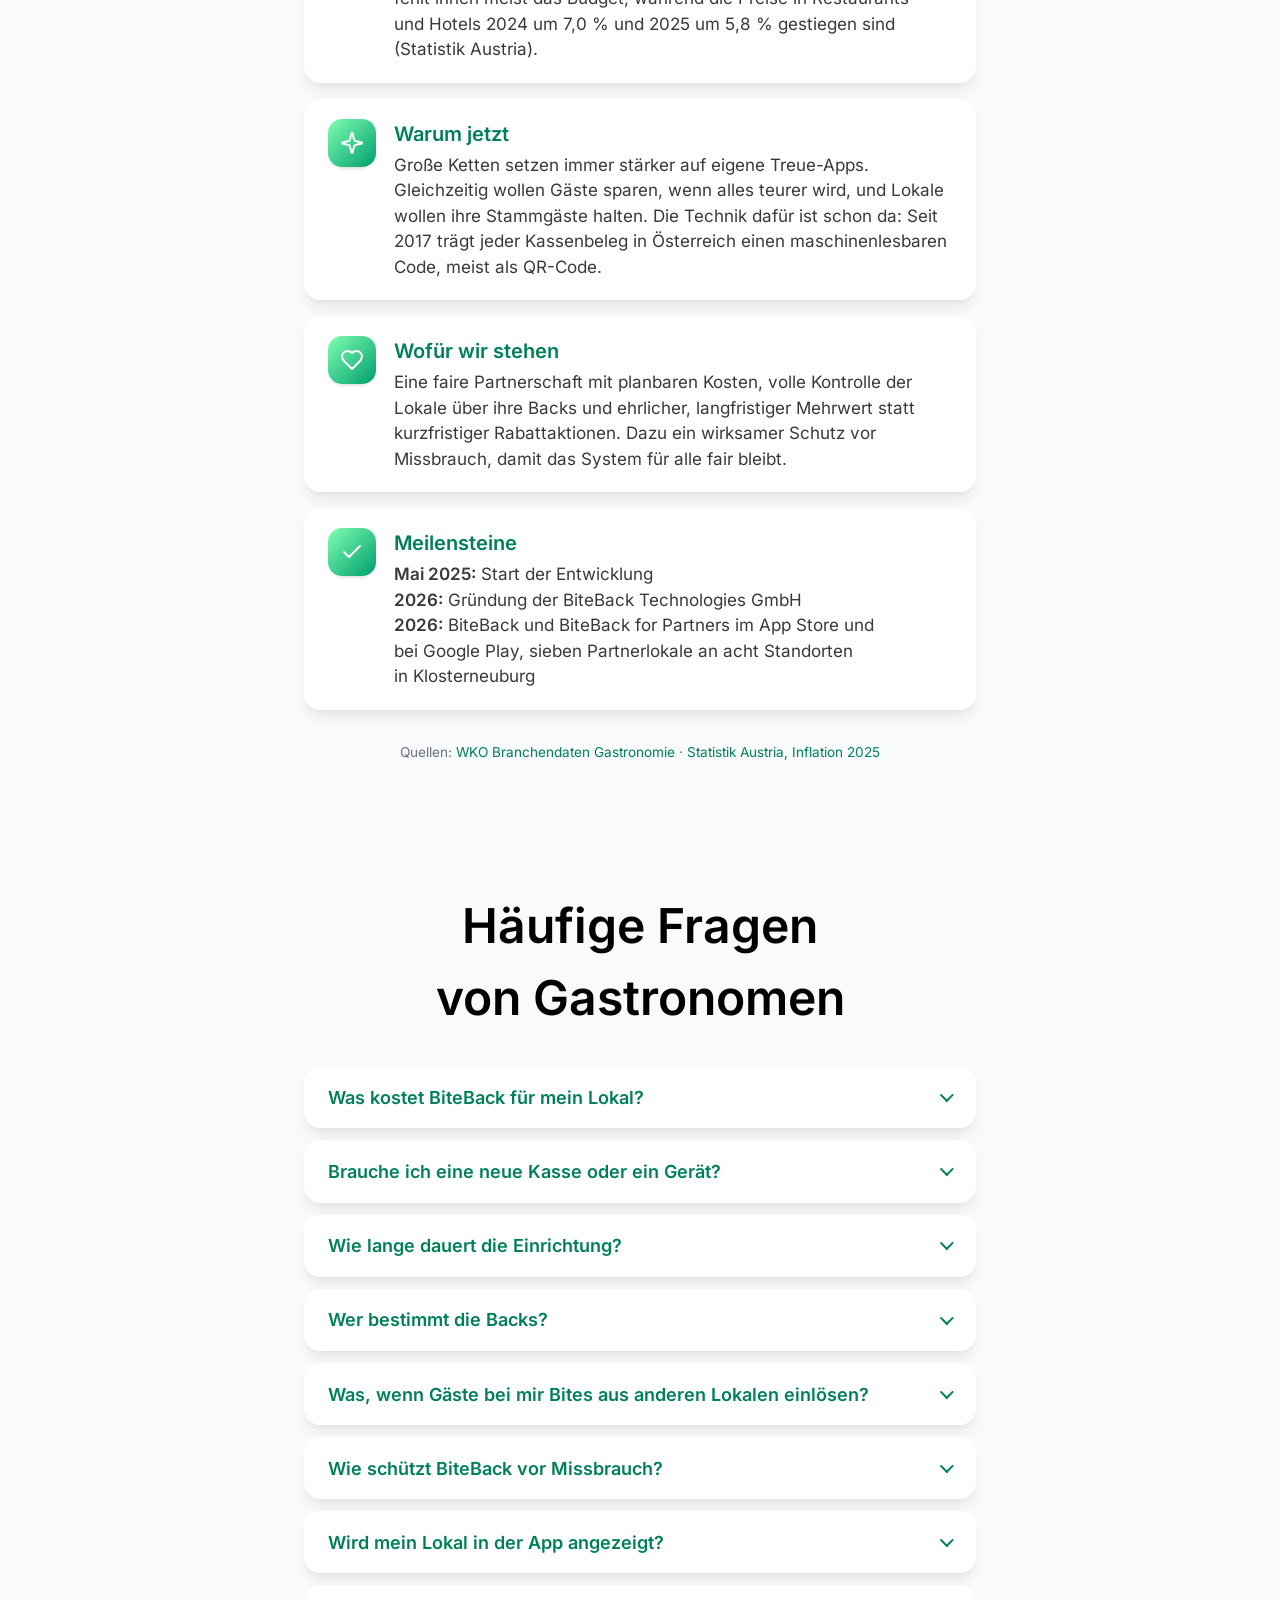
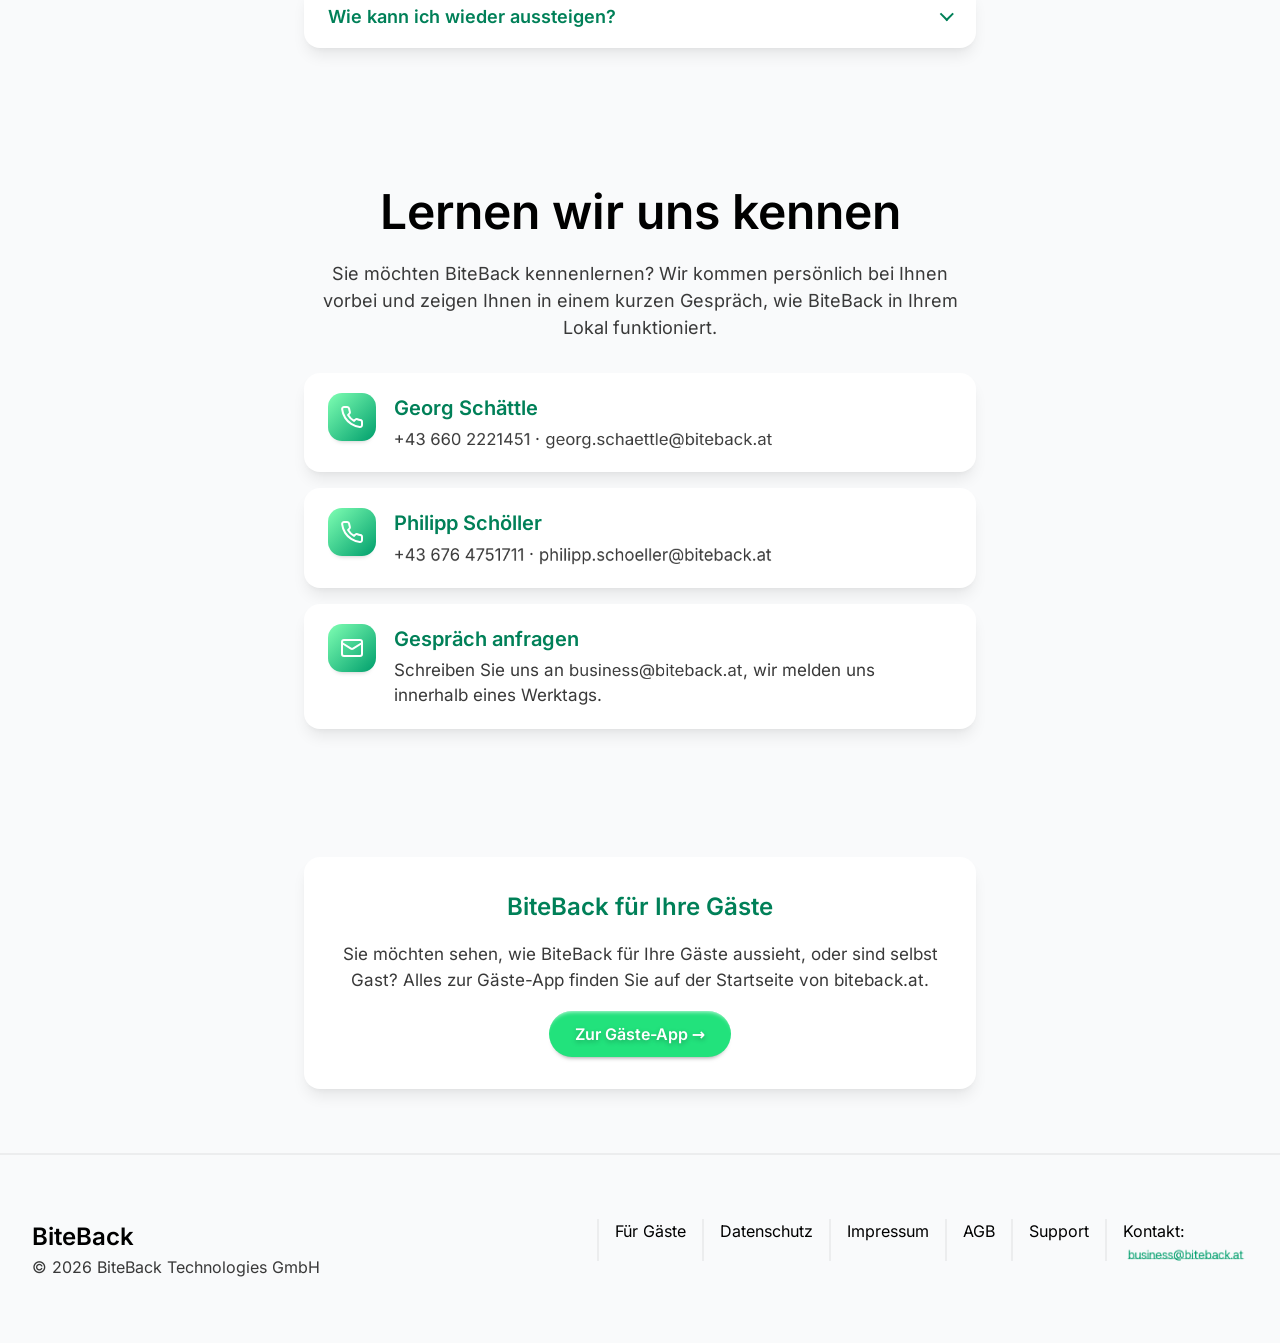
<file: gastronomen.html>
<!DOCTYPE html>
<html lang="de">

<head>
    <meta charset="UTF-8">
    <meta name="viewport" content="width=device-width, initial-scale=1.0">
    <meta name="description" content="Mehr Stammgäste ohne neue Hardware und ohne Marketingbudget: das gemeinsame Treueprogramm für Restaurants in Klosterneuburg. In der Startphase kostenlos.">
    <title data-i18n="g_title">BiteBack für Gastronomen: Treueprogramm für Ihr Lokal</title>
    <link rel="canonical" href="https://biteback.at/gastronomen">
    <meta property="og:type" content="website">
    <meta property="og:site_name" content="BiteBack">
    <meta property="og:locale" content="de_AT">
    <meta property="og:url" content="https://biteback.at/gastronomen">
    <meta property="og:title" content="BiteBack für Gastronomen: Treueprogramm für Ihr Lokal">
    <meta property="og:description" content="Mehr Stammgäste ohne neue Hardware und ohne Marketingbudget: das gemeinsame Treueprogramm für Restaurants in Klosterneuburg. In der Startphase kostenlos.">
    <meta property="og:image" content="https://biteback.at/assets/images/og-image.jpg">
    <meta property="og:image:width" content="1200">
    <meta property="og:image:height" content="630">
    <meta name="twitter:card" content="summary_large_image">
    <meta name="twitter:title" content="BiteBack für Gastronomen: Treueprogramm für Ihr Lokal">
    <meta name="twitter:description" content="Mehr Stammgäste ohne neue Hardware und ohne Marketingbudget: das gemeinsame Treueprogramm für Restaurants in Klosterneuburg. In der Startphase kostenlos.">
    <meta name="twitter:image" content="https://biteback.at/assets/images/og-image.jpg">
    <script type="application/ld+json">
{"@context": "https://schema.org", "@graph": [
 {"@type": "WebPage", "@id": "https://biteback.at/gastronomen#webpage", "url": "https://biteback.at/gastronomen",
  "name": "BiteBack für Gastronomen: Treueprogramm für Ihr Lokal", "inLanguage": "de-AT",
  "isPartOf": {"@id": "https://biteback.at/#website"}, "about": {"@id": "https://biteback.at/#organization"}},
 {"@type": "BreadcrumbList", "itemListElement": [
  {"@type": "ListItem", "position": 1, "name": "BiteBack", "item": "https://biteback.at/"},
  {"@type": "ListItem", "position": 2, "name": "Für Gastronomen", "item": "https://biteback.at/gastronomen"}]}
]}
</script>
<script type="application/ld+json">
{
 "@context": "https://schema.org",
 "@type": "FAQPage",
 "mainEntity": [
  {
   "@type": "Question",
   "name": "Was kostet BiteBack für mein Lokal?",
   "acceptedAnswer": {
    "@type": "Answer",
    "text": "In der Startphase nichts. Später voraussichtlich 1 % des Umsatzes, der über BiteBack zu Ihnen kommt, ohne Grundgebühr. Bevor Kosten anfallen, vereinbaren wir das schriftlich mit Ihnen."
   }
  },
  {
   "@type": "Question",
   "name": "Brauche ich eine neue Kasse oder ein Gerät?",
   "acceptedAnswer": {
    "@type": "Answer",
    "text": "Nein. BiteBack funktioniert mit jeder Registrierkasse, die einen QR-Code auf den Beleg druckt. Verknüpft wird mit einem einzigen Scan."
   }
  },
  {
   "@type": "Question",
   "name": "Wie lange dauert die Einrichtung?",
   "acceptedAnswer": {
    "@type": "Answer",
    "text": "Meist weniger als eine halbe Stunde. Auf Wunsch machen wir sie gemeinsam mit Ihnen vor Ort."
   }
  },
  {
   "@type": "Question",
   "name": "Wer bestimmt die Backs?",
   "acceptedAnswer": {
    "@type": "Answer",
    "text": "Sie selbst. Wir empfehlen Menüpreis × 5 Bites: So bekommt ein Gast, der genug Bites gesammelt hat, rund jedes sechste Gericht gratis."
   }
  },
  {
   "@type": "Question",
   "name": "Was, wenn Gäste bei mir Bites aus anderen Lokalen einlösen?",
   "acceptedAnswer": {
    "@type": "Answer",
    "text": "Das ist gewollt, denn das Netzwerk bringt Ihnen neue Gäste, die meist zusätzlich etwas konsumieren. Mit einem Mindestbestellwert können Sie außerdem festlegen, dass zu einer Einlösung immer etwas dazu bestellt wird, zum Beispiel ein Getränk."
   }
  },
  {
   "@type": "Question",
   "name": "Wie schützt BiteBack vor Missbrauch?",
   "acceptedAnswer": {
    "@type": "Answer",
    "text": "Jeder Beleg zählt nur einmal und nur von Kassen, die mit Ihrem Lokal verknüpft sind. Auffällige Scans prüfen wir automatisch und manuell. Einlösungen gehen nur mit dem PIN Ihres Lokals, nach mehreren Fehlversuchen wird gesperrt."
   }
  },
  {
   "@type": "Question",
   "name": "Wird mein Lokal in der App angezeigt?",
   "acceptedAnswer": {
    "@type": "Answer",
    "text": "Ja. Ihr Lokal erscheint mit Bild, Kategorie, Öffnungszeiten und Backs in der Liste und auf der Karte der BiteBack-App. Gäste in der Nähe sehen es weiter oben, und in den ersten 30 Tagen trägt es das „Neu“-Abzeichen."
   }
  },
  {
   "@type": "Question",
   "name": "Wie kann ich wieder aussteigen?",
   "acceptedAnswer": {
    "@type": "Answer",
    "text": "Der Partnervertrag läuft unbefristet und kann von beiden Seiten mit drei Monaten Frist zum Monatsende schriftlich gekündigt werden."
   }
  }
 ]
}
</script>

    <link rel="icon" type="image/svg+xml" href="./assets/vectors/logo.svg">
    <link rel="icon" type="image/png" sizes="32x32" href="./assets/images/favicon-32x32.png">
    <link rel="icon" type="image/png" sizes="16x16" href="./assets/images/favicon-16x16.png">
    <link rel="apple-touch-icon" sizes="180x180" href="./assets/images/apple-touch-icon.png">

    <link href="./assets/fonts/inter-v20-latin-regular.woff2" type="font/woff2" rel="preload" as="font" crossorigin>
    <link href="./assets/fonts/inter-v20-latin-600.woff2" type="font/woff2" rel="preload" as="font" crossorigin>
    <link href="./assets/fonts/inter-v20-latin-600italic.woff2" type="font/woff2" rel="preload" as="font" crossorigin>

    <link rel="stylesheet" href="./style.css?v=20261022h">

    <script src="./gastronomen-en.js?v=20261022b" defer></script>
    <script src="./app.js?v=20261022e" defer></script>
    <script src="./contact.js?v=20261022b" defer></script>

</head>

<body>
    <svg width="0" height="0" style="position:absolute" aria-hidden="true"><symbol id="i-users" viewBox="0 0 24 24"><path d="M16 21v-2a4 4 0 0 0-4-4H6a4 4 0 0 0-4 4v2"/><circle cx="9" cy="7" r="4"/><path d="M22 21v-2a4 4 0 0 0-3-3.87"/><path d="M16 3.13a4 4 0 0 1 0 7.75"/></symbol><symbol id="i-share" viewBox="0 0 24 24"><circle cx="18" cy="5" r="3"/><circle cx="6" cy="12" r="3"/><circle cx="18" cy="19" r="3"/><line x1="8.59" x2="15.42" y1="13.51" y2="17.49"/><line x1="15.41" x2="8.59" y1="6.51" y2="10.49"/></symbol><symbol id="i-eye" viewBox="0 0 24 24"><path d="M2.062 12.348a1 1 0 0 1 0-.696 10.75 10.75 0 0 1 19.876 0 1 1 0 0 1 0 .696 10.75 10.75 0 0 1-19.876 0"/><circle cx="12" cy="12" r="3"/></symbol><symbol id="i-sliders" viewBox="0 0 24 24"><line x1="21" x2="14" y1="4" y2="4"/><line x1="10" x2="3" y1="4" y2="4"/><line x1="21" x2="12" y1="12" y2="12"/><line x1="8" x2="3" y1="12" y2="12"/><line x1="21" x2="16" y1="20" y2="20"/><line x1="12" x2="3" y1="20" y2="20"/><line x1="14" x2="14" y1="2" y2="6"/><line x1="8" x2="8" y1="10" y2="14"/><line x1="16" x2="16" y1="18" y2="22"/></symbol><symbol id="i-chart" viewBox="0 0 24 24"><path d="M3 3v18h18"/><path d="M18 17V9"/><path d="M13 17V5"/><path d="M8 17v-3"/></symbol><symbol id="i-qr" viewBox="0 0 24 24"><rect width="5" height="5" x="3" y="3" rx="1"/><rect width="5" height="5" x="16" y="3" rx="1"/><rect width="5" height="5" x="3" y="16" rx="1"/><path d="M21 16h-3a2 2 0 0 0-2 2v3"/><path d="M21 21v.01"/><path d="M12 7v3a2 2 0 0 1-2 2H7"/><path d="M3 12h.01"/><path d="M12 3h.01"/><path d="M12 16v.01"/><path d="M16 12h1"/><path d="M21 12v.01"/><path d="M12 21v-1"/></symbol><symbol id="i-dashboard" viewBox="0 0 24 24"><rect width="7" height="9" x="3" y="3" rx="1"/><rect width="7" height="5" x="14" y="3" rx="1"/><rect width="7" height="9" x="14" y="12" rx="1"/><rect width="7" height="5" x="3" y="16" rx="1"/></symbol><symbol id="i-inbox" viewBox="0 0 24 24"><polyline points="22 12 16 12 14 15 10 15 8 12 2 12"/><path d="M5.45 5.11 2 12v6a2 2 0 0 0 2 2h16a2 2 0 0 0 2-2v-6l-3.45-6.89A2 2 0 0 0 16.76 4H7.24a2 2 0 0 0-1.79 1.11z"/></symbol><symbol id="i-file" viewBox="0 0 24 24"><path d="M15 2H6a2 2 0 0 0-2 2v16a2 2 0 0 0 2 2h12a2 2 0 0 0 2-2V7Z"/><path d="M14 2v4a2 2 0 0 0 2 2h4"/><path d="M10 9H8"/><path d="M16 13H8"/><path d="M16 17H8"/></symbol><symbol id="i-help" viewBox="0 0 24 24"><circle cx="12" cy="12" r="10"/><path d="M9.09 9a3 3 0 0 1 5.83 1c0 2-3 3-3 3"/><path d="M12 17h.01"/></symbol><symbol id="i-box" viewBox="0 0 24 24"><path d="M11 21.73a2 2 0 0 0 2 0l7-4A2 2 0 0 0 21 16V8a2 2 0 0 0-1-1.73l-7-4a2 2 0 0 0-2 0l-7 4A2 2 0 0 0 3 8v8a2 2 0 0 0 1 1.73z"/><path d="M12 22V12"/><path d="m3.3 7 7.703 4.734a2 2 0 0 0 1.994 0L20.7 7"/></symbol><symbol id="i-check" viewBox="0 0 24 24"><path d="M20 6 9 17l-5-5"/></symbol><symbol id="i-sparkles" viewBox="0 0 24 24"><path d="M9.937 15.5A2 2 0 0 0 8.5 14.063l-6.135-1.582a.5.5 0 0 1 0-.962L8.5 9.936A2 2 0 0 0 9.937 8.5l1.582-6.135a.5.5 0 0 1 .963 0L14.063 8.5A2 2 0 0 0 15.5 9.937l6.135 1.581a.5.5 0 0 1 0 .964L15.5 14.063a2 2 0 0 0-1.437 1.437l-1.582 6.135a.5.5 0 0 1-.963 0z"/></symbol><symbol id="i-phone" viewBox="0 0 24 24"><path d="M22 16.92v3a2 2 0 0 1-2.18 2 19.79 19.79 0 0 1-8.63-3.07 19.5 19.5 0 0 1-6-6 19.79 19.79 0 0 1-3.07-8.67A2 2 0 0 1 4.11 2h3a2 2 0 0 1 2 1.72 12.84 12.84 0 0 0 .7 2.81 2 2 0 0 1-.45 2.11L8.09 9.91a16 16 0 0 0 6 6l1.27-1.27a2 2 0 0 1 2.11-.45 12.84 12.84 0 0 0 2.81.7A2 2 0 0 1 22 16.92z"/></symbol><symbol id="i-mail" viewBox="0 0 24 24"><rect width="20" height="16" x="2" y="4" rx="2"/><path d="m22 7-8.97 5.7a1.94 1.94 0 0 1-2.06 0L2 7"/></symbol><symbol id="i-heart" viewBox="0 0 24 24"><path d="M19 14c1.49-1.46 3-3.21 3-5.5A5.5 5.5 0 0 0 16.5 3c-1.76 0-3 .5-4.5 2-1.5-1.5-2.74-2-4.5-2A5.5 5.5 0 0 0 2 8.5c0 2.3 1.5 4.05 3 5.5l7 7Z"/></symbol></svg>
    <div class="top-bar">
    <a href="./" class="gastro-corner" data-i18n="g_corner">Für Gäste<span class="gc-long"> hier klicken</span><span class="gc-arrow" aria-hidden="true">→</span></a>
    <div class="lang-switch" role="group" aria-label="Sprache / Language">
        <button type="button" class="lang-btn" data-lang="de" aria-label="Deutsch">
            <svg viewBox="0 0 9 6" width="26" height="18" aria-hidden="true">
                <rect width="9" height="6" fill="#ED2939" />
                <rect y="2" width="9" height="2" fill="#fff" />
            </svg>
        </button>
        <button type="button" class="lang-btn" data-lang="en" aria-label="English">
            <svg viewBox="0 0 60 30" width="30" height="18" aria-hidden="true">
                <clipPath id="uk-s">
                    <path d="M0,0 v30 h60 v-30 z" />
                </clipPath>
                <clipPath id="uk-t">
                    <path d="M30,15 h30 v15 z v15 h-30 z h-30 v-15 z v-15 h30 z" />
                </clipPath>
                <g clip-path="url(#uk-s)">
                    <path d="M0,0 v30 h60 v-30 z" fill="#012169" />
                    <path d="M0,0 L60,30 M60,0 L0,30" stroke="#fff" stroke-width="6" />
                    <path d="M0,0 L60,30 M60,0 L0,30" clip-path="url(#uk-t)" stroke="#C8102E" stroke-width="4" />
                    <path d="M30,0 v30 M0,15 h60" stroke="#fff" stroke-width="10" />
                    <path d="M30,0 v30 M0,15 h60" stroke="#C8102E" stroke-width="6" />
                </g>
            </svg>
        </button>
    </div>
    </div>
    <nav>
        <img src="./assets/vectors/logo.svg" alt="BiteBack Logo" class="logo" height="48px" width="48px">
        <div class="nav-buttons container">
            <a href="https://www.instagram.com/biteback.at/" class="social-button" target="_blank" rel="noopener"
                aria-label="BiteBack auf Instagram" style="display:inline-flex;">
                <img src="./assets/vectors/instagram.svg" id="instagram" alt="" width="25" height="25">
            </a>
            <a id="nav-cta-button" class="nav-buttons link-button" href="#kontakt" data-i18n="g102">Gespräch vereinbaren</a>
        </div>
    </nav>
    <main>
        <div class="hero section">
            <img src="./assets/images/hero_bg_image.webp" srcset="./assets/images/hero_bg_image_mobile.webp 800w,
                    ./assets/images/hero_bg_image.webp 2400w" sizes="100vw" id="hero-bg-img"
                alt="" width="2400" height="1500" decoding="async">
            <h1 class="h1-long" data-i18n="g1"><span class="hero-eyebrow">BiteBack for Partners</span>Mehr Stammgäste mit einem gemeinsamen <span class="highlight">Treueprogramm</span> für die Gastronomie</h1>
            <p class="app-description" data-i18n="g2">Ihre Gäste sammeln in allen Partnerlokalen Bites und kommen zu Ihnen zurück, um sie einzulösen. Sie brauchen keine Kassenanbindung und keine neue Hardware, und die Einrichtung machen wir gemeinsam mit Ihnen. So bekommt Ihr Lokal in Klosterneuburg ein Treueprogramm, ohne dass Sie es selbst aufbauen müssen.</p>
            <div class="download-buttons container hero-pills">
                <a href="#kontakt" class="pill-button" data-i18n="g103">Gespräch vereinbaren</a>
                <a href="#partner-app" class="pill-button" style="background:var(--black);" data-i18n="g104">So sieht die Partner-App aus</a>
            </div>
        </div>

        <section class="content section" id="vorteile">
            <div class="section-head"><h2 data-i18n="g3">Ihre Vorteile als Partnerlokal</h2></div>
            <div class="tiles">
                <div class="tile"><div class="tile-badge"><svg aria-hidden="true"><use href="#i-users"/></svg></div><div class="tile-text"><h3 data-i18n="g4">Stammgäste binden</h3><p data-i18n="g5">Mit jedem Besuch sammeln Ihre Gäste Bites und haben einen Grund mehr, wiederzukommen. Ein eigenes Treueprogramm müssen Sie dafür nicht aufbauen.</p></div></div>
                <div class="tile"><div class="tile-badge"><svg aria-hidden="true"><use href="#i-share"/></svg></div><div class="tile-text"><h3 data-i18n="g6">Neue Gäste über das Netzwerk</h3><p data-i18n="g7">Wer in anderen Partnerlokalen Bites sammelt, kann sie bei Ihnen einlösen. So entdecken Gäste Ihr Lokal zum ersten Mal, und Sie gewinnen Neukunden.</p></div></div>
                <div class="tile"><div class="tile-badge"><svg aria-hidden="true"><use href="#i-eye"/></svg></div><div class="tile-text"><h3 data-i18n="g8">Sichtbarkeit ohne Marketingbudget</h3><p data-i18n="g9">Ihr Lokal erscheint in der BiteBack-App mit Bild, Öffnungszeiten und Backs. Zusätzlich stellen wir es in unseren Videos und Beiträgen auf Instagram vor.</p></div></div>
                <div class="tile"><div class="tile-badge"><svg aria-hidden="true"><use href="#i-sliders"/></svg></div><div class="tile-text"><h3 data-i18n="g10">Volle Kontrolle</h3><p data-i18n="g11">Sie bestimmen, welche Backs Sie anbieten, wie viele Bites sie kosten und wann sie gelten, etwa nur an ruhigen Wochentagen oder zu bestimmten Uhrzeiten. Alles lässt sich jederzeit ändern.</p></div></div>
                <div class="tile"><div class="tile-badge"><svg aria-hidden="true"><use href="#i-chart"/></svg></div><div class="tile-text"><h3 data-i18n="g12">Kennzahlen in Echtzeit</h3><p data-i18n="g13">Im Dashboard und im Analytics-Bereich sehen Sie Scans, Rechnungsbeträge, Ihre beliebtesten Backs und Ihre aktiven Gäste.</p></div></div>
                <div class="tile"><div class="tile-badge"><svg aria-hidden="true"><use href="#i-qr"/></svg></div><div class="tile-text"><h3 data-i18n="g14">Kein technischer Aufwand</h3><p data-i18n="g15">BiteBack funktioniert mit jeder Registrierkasse, die einen QR-Code auf den Beleg druckt. Das tun die meisten Kassen in Österreich.</p></div></div>
            </div>
        </section>

        <section class="content section" id="partner-werden">
            <div class="section-head"><h2 data-i18n="g16">In fünf Schritten Partner werden</h2></div>
            <div class="tiles">
                <div class="tile"><div class="tile-badge">1</div><div class="tile-text"><h3 data-i18n="g17">Konto anlegen</h3><p data-i18n="g18">Registrieren Sie sich in der App BiteBack for Partners und schließen Sie dort den Partnervertrag ab.</p></div></div>
                <div class="tile"><div class="tile-badge">2</div><div class="tile-text"><h3 data-i18n="g19">Lokal anlegen</h3><p data-i18n="g20">Legen Sie Ihr Lokal mit Bild, Kategorie, Adresse und Öffnungszeiten an. Mehrere Standorte verwalten Sie in einem Konto.</p></div></div>
                <div class="tile"><div class="tile-badge">3</div><div class="tile-text"><h3 data-i18n="g21">Backs festlegen</h3><p data-i18n="g22">Wählen Sie, welche Gerichte und Getränke Sie als Backs anbieten und wie viele Bites sie kosten.</p></div></div>
                <div class="tile"><div class="tile-badge">4</div><div class="tile-text"><h3 data-i18n="g23">Kasse verknüpfen</h3><p data-i18n="g24">Scannen Sie einmal einen Beleg Ihrer Registrierkasse. Damit ist die Kasse mit Ihrem Lokal verbunden.</p></div></div>
                <div class="tile"><div class="tile-badge">5</div><div class="tile-text"><h3 data-i18n="g25">PIN festlegen</h3><p data-i18n="g26">Wählen Sie einen vierstelligen PIN, mit dem Ihr Team Einlösungen bestätigt.</p></div></div>
            </div>
            <p class="small-note" data-i18n="g27">Nach einer kurzen Prüfung durch uns ist Ihr Lokal in der App sichtbar und bereit für die ersten Gäste. Das Konto ist in wenigen Minuten erstellt, auf Wunsch richten wir alles gemeinsam mit Ihnen vor Ort ein.</p>
        </section>

        <section class="content section" id="partner-app">
            <div class="section-head"><h2 data-i18n="g28">Die Partner-App: Dashboard, Analytics und Abrechnung</h2></div>
            <div class="tiles">
                <div class="tile"><div class="tile-badge"><svg aria-hidden="true"><use href="#i-dashboard"/></svg></div><div class="tile-text"><h3 data-i18n="g29">Dashboard</h3><p data-i18n="g30">Scans sowie gesammelte und eingelöste Bites des Tages auf einen Blick.</p></div></div>
                <div class="tile"><div class="tile-badge"><svg aria-hidden="true"><use href="#i-chart"/></svg></div><div class="tile-text"><h3 data-i18n="g31">Analytics</h3><p data-i18n="g32">Aktive Gäste, Rechnungsbeträge und beliebte Backs, zum Beispiel für die letzten 30 Tage, mit Export für Ihre eigene Auswertung.</p></div></div>
                <div class="tile"><div class="tile-badge"><svg aria-hidden="true"><use href="#i-inbox"/></svg></div><div class="tile-text"><h3 data-i18n="g33">Anfragen</h3><p data-i18n="g34">Einlösungen, die Gäste über die App anfragen, nehmen Sie mit einem Tipp an oder lehnen sie ab.</p></div></div>
                <div class="tile"><div class="tile-badge"><svg aria-hidden="true"><use href="#i-file"/></svg></div><div class="tile-text"><h3 data-i18n="g35">Monatsabrechnung</h3><p data-i18n="g36">Ihr Umsatz über BiteBack pro Monat, aufgeschlüsselt nach Steuersätzen.</p></div></div>
                <div class="tile"><div class="tile-badge"><svg aria-hidden="true"><use href="#i-help"/></svg></div><div class="tile-text"><h3 data-i18n="g37">Hilfe &amp; Kontakt</h3><p data-i18n="g38">Über das Fragezeichen oben rechts erreichen Sie uns direkt per Anruf oder E-Mail.</p></div></div>
            </div>
            <div class="download-buttons container">
                    <a id="partner-appstore-button" class="link-button" href="https://apps.apple.com/at/app/biteback-for-partners/id6777164831" target="_blank" rel="noopener">
                        <img src="./assets/vectors/app_store.svg" alt="Im App Store laden" width="50" height="50"><p data-i18n="g39">Laden im<br>App Store</p></a>
                    <a id="partner-googleplay-button" class="link-button" href="https://play.google.com/store/apps/details?id=at.biteback.partner" target="_blank" rel="noopener">
                        <img src="./assets/vectors/google_play.svg" alt="Bei Google Play laden" width="50" height="50"><p data-i18n="g40">Laden in<br>Google Play</p></a>
                </div>
        </section>

        <section class="content section" id="kosten">
            <div class="section-head"><h2 data-i18n="g41">Kosten: in der Startphase kostenlos</h2></div>
            <div class="tiles">
                <div class="tile"><div class="tile-badge"><svg aria-hidden="true"><use href="#i-heart"/></svg></div><div class="tile-text"><h3 data-i18n="g42">Kostenlos starten</h3><p data-i18n="g43">In der Startphase ist BiteBack für Partnerlokale kostenlos. Später zahlen Sie voraussichtlich <strong>1 % des Umsatzes, der über BiteBack zu Ihnen kommt</strong>, also nur für Rechnungen, die Gäste mit BiteBack scannen. Es gibt keine Grundgebühr, keine Hardware und keine Mindestgebühr. Bevor Kosten anfallen, vereinbaren wir das gemeinsam und schriftlich mit Ihnen.</p></div></div>
            </div>
        </section>

        <section class="content section" id="wissenswert">
            <div class="section-head"><h2 data-i18n="g44">Was Sie vorab wissen sollten</h2></div>
            <div class="tiles">
                <div class="tile"><div class="tile-badge"><svg aria-hidden="true"><use href="#i-box"/></svg></div><div class="tile-text"><h3 data-i18n="g45">Backs kosten Ware</h3><p data-i18n="g46">Für Backs geben Sie Gerichte oder Getränke aus. Mit unserer Empfehlung von Menüpreis × 5 Bites bekommt ein Gast rund jedes sechste Gericht gratis.</p></div></div>
                <div class="tile"><div class="tile-badge"><svg aria-hidden="true"><use href="#i-share"/></svg></div><div class="tile-text"><h3 data-i18n="g47">Einlösen im ganzen Netzwerk</h3><p data-i18n="g48">Gäste können bei Ihnen auch Bites einlösen, die sie in anderen Partnerlokalen gesammelt haben. Im Gegenzug bringt Ihnen das Netzwerk neue Gäste.</p></div></div>
                <div class="tile"><div class="tile-badge"><svg aria-hidden="true"><use href="#i-check"/></svg></div><div class="tile-text"><h3 data-i18n="g49">Ihr Team bestätigt</h3><p data-i18n="g50">Jede Einlösung bestätigt Ihr Team mit dem PIN. Dafür reicht eine kurze Einschulung, die wir gerne übernehmen.</p></div></div>
                <div class="tile"><div class="tile-badge"><svg aria-hidden="true"><use href="#i-qr"/></svg></div><div class="tile-text"><h3 data-i18n="g51">Beleg mit QR-Code</h3><p data-i18n="g52">Zum Sammeln brauchen Ihre Gäste den QR-Code auf dem Beleg, auf Papier oder digital.</p></div></div>
            </div>
        </section>

        <section class="content section" id="regeln">
            <div class="section-head"><h2 data-i18n="g53">Klare Regeln für beide Seiten</h2></div>
            <div class="tiles">
                <div class="tile"><div class="tile-badge"><svg aria-hidden="true"><use href="#i-sliders"/></svg></div><div class="tile-text"><h3 data-i18n="g54">Sie entscheiden</h3><p data-i18n="g55">Welche Backs Sie anbieten und wie viele Bites sie kosten, legen Sie fest. Ändern können Sie Ihre Backs jederzeit, etwa für saisonale Angebote, und jeden Back auf bestimmte Wochentage oder Uhrzeiten beschränken, zum Beispiel nur mittags unter der Woche. Dashboard, Analytics und Export stehen Ihnen jederzeit zur Verfügung.</p></div></div>
                <div class="tile"><div class="tile-badge"><svg aria-hidden="true"><use href="#i-check"/></svg></div><div class="tile-text"><h3 data-i18n="g56">Sie sorgen dafür</h3><p data-i18n="g57">Sie lösen die angebotenen Backs ein, Ihr Team bestätigt jede Einlösung mit dem PIN, und Ihre Gäste bekommen einen Beleg mit QR-Code.</p></div></div>
                <div class="tile"><div class="tile-badge"><svg aria-hidden="true"><use href="#i-sparkles"/></svg></div><div class="tile-text"><h3 data-i18n="g58">Wir übernehmen</h3><p data-i18n="g59">Die Einrichtung gemeinsam mit Ihnen, Material für Ihr Lokal, Beiträge über Ihr Lokal auf Social Media sowie den technischen Support.</p></div></div>
                <div class="tile"><div class="tile-badge"><svg aria-hidden="true"><use href="#i-file"/></svg></div><div class="tile-text"><h3 data-i18n="g60">Laufzeit</h3><p data-i18n="g61">Der Partnervertrag läuft unbefristet. Beide Seiten können ihn mit einer Frist von drei Monaten zum Monatsende schriftlich kündigen.</p></div></div>
            </div>
        </section>

        <section class="content section" id="partnerlokale">
            <div class="section-head">
                <h2 data-i18n="g62">Diese Lokale in Klosterneuburg sind schon dabei</h2>
            </div>
            <div class="tile" style="flex-wrap:wrap;gap:.6rem;justify-content:center;">
                <span class="pill">Castelnuovo</span><span class="pill">Bäckerei Dacho (Rathausplatz und Stadtplatz)</span><span class="pill">Gastwirtschaft Zum Ockermüller</span><span class="pill">Donau Riviera Kritzendorf</span><span class="pill">Sportsbar Happyland</span><span class="pill">LUKSUS Restaurant</span>
            </div>
            <p class="small-note" data-i18n="g63">Die Partnerlokale mit Fotos finden Sie auf der <a href="./#partnerlokale" style="color:var(--brand-green);font-weight:600;">Startseite</a>.</p>
        </section>

        <section class="content section" id="ueber-uns">
            <div class="section-head">
                <h2 data-i18n="g64">Über uns: Zwei Gründer aus Klosterneuburg</h2>
                <p data-i18n="g65">Wir sind Georg Schättle und Philipp Schöller. Große Ketten und Franchises binden ihre Gäste längst mit eigenen Apps und Treueprogrammen, unabhängigen Lokalen fehlen dafür meist Zeit und Budget. Genau das wollen wir ändern. Seit Mai 2025 bauen wir BiteBack: ein Treueprogramm, das Gäste bindet, und ein Netzwerk, das neue Gäste bringt, ganz ohne eigenes Marketingbudget.</p>
            </div>
            <div class="avatar container l" style="margin:.5rem 0 1rem;">
                <div class="persona container">
                    <div style="width:220px;height:267px;overflow:hidden;border-radius:12px;flex-shrink:0;">
                        <img src="./assets/images/georg2_web.webp" alt="Georg Schättle, Geschäftsführer von BiteBack" width="220" height="267" loading="lazy" decoding="async" style="width:100%;height:100%;object-fit:cover;object-position:center top;">
                    </div>
                    <div><h3>Georg Schättle</h3><p data-i18n="g66">Geschäftsführer</p></div>
                </div>
                <div class="persona container">
                    <div style="width:220px;height:267px;overflow:hidden;border-radius:12px;flex-shrink:0;">
                        <img src="./assets/images/philipp2_web.webp" alt="Philipp Schöller, Geschäftsführer von BiteBack" width="220" height="267" loading="lazy" decoding="async" style="width:100%;height:100%;object-fit:cover;object-position:center top;">
                    </div>
                    <div><h3>Philipp Schöller</h3><p data-i18n="g67">Geschäftsführer</p></div>
                </div>
            </div>
            <div class="tiles">
                <div class="tile"><div class="tile-badge"><svg aria-hidden="true"><use href="#i-chart"/></svg></div><div class="tile-text"><h3 data-i18n="g68">Warum es BiteBack braucht</h3><p data-i18n="g69">91 % der Gastronomiebetriebe in Österreich haben weniger als zehn Beschäftigte (WKO, Stand 2022). Für eigene Apps und Marketing fehlt ihnen meist das Budget, während die Preise in Restaurants und Hotels 2024 um 7,0 % und 2025 um 5,8 % gestiegen sind (Statistik Austria).</p></div></div>
                <div class="tile"><div class="tile-badge"><svg aria-hidden="true"><use href="#i-sparkles"/></svg></div><div class="tile-text"><h3 data-i18n="g70">Warum jetzt</h3><p data-i18n="g71">Große Ketten setzen immer stärker auf eigene Treue-Apps. Gleichzeitig wollen Gäste sparen, wenn alles teurer wird, und Lokale wollen ihre Stammgäste halten. Die Technik dafür ist schon da: Seit 2017 trägt jeder Kassenbeleg in Österreich einen maschinenlesbaren Code, meist als QR-Code.</p></div></div>
                <div class="tile"><div class="tile-badge"><svg aria-hidden="true"><use href="#i-heart"/></svg></div><div class="tile-text"><h3 data-i18n="g72">Wofür wir stehen</h3><p data-i18n="g73">Eine faire Partnerschaft mit planbaren Kosten, volle Kontrolle der Lokale über ihre Backs und ehrlicher, langfristiger Mehrwert statt kurzfristiger Rabattaktionen. Dazu ein wirksamer Schutz vor Missbrauch, damit das System für alle fair bleibt.</p></div></div>
                <div class="tile"><div class="tile-badge"><svg aria-hidden="true"><use href="#i-check"/></svg></div><div class="tile-text"><h3 data-i18n="g74">Meilensteine</h3>
                    <p data-i18n="g75"><strong>Mai 2025:</strong> Start der Entwicklung<br><strong>2026:</strong> Gründung der BiteBack Technologies GmbH<br><strong>2026:</strong> BiteBack und BiteBack for Partners im App Store und bei Google Play, sieben Partnerlokale an acht Standorten in Klosterneuburg</p></div></div>
            </div>
            <p class="sources center" data-i18n="g76">Quellen: <a href="https://www.wko.at/oe/tourismus-freizeitwirtschaft/gastronomie/gastronomie-branchendaten-februar-2024.pdf" target="_blank" rel="noopener">WKO Branchendaten Gastronomie</a> · <a href="https://www.statistik.at/fileadmin/announcement/2026/01/20260119VPIJahr2025.pdf" target="_blank" rel="noopener">Statistik Austria, Inflation 2025</a></p>
        </section>

        <section class="content section" id="faq">
            <div class="section-head"><h2 data-i18n="g77">Häufige Fragen von Gastronomen</h2></div>
            <div class="faq-group">
<details class="tile"><summary data-i18n="g78">Was kostet BiteBack für mein Lokal?</summary><p class="answer" data-i18n="g79">In der Startphase nichts. Später voraussichtlich 1 % des Umsatzes, der über BiteBack zu Ihnen kommt, ohne Grundgebühr. Bevor Kosten anfallen, vereinbaren wir das schriftlich mit Ihnen.</p></details>
<details class="tile"><summary data-i18n="g80">Brauche ich eine neue Kasse oder ein Gerät?</summary><p class="answer" data-i18n="g81">Nein. BiteBack funktioniert mit jeder Registrierkasse, die einen QR-Code auf den Beleg druckt. Verknüpft wird mit einem einzigen Scan.</p></details>
<details class="tile"><summary data-i18n="g82">Wie lange dauert die Einrichtung?</summary><p class="answer" data-i18n="g83">Meist weniger als eine halbe Stunde. Auf Wunsch machen wir sie gemeinsam mit Ihnen vor Ort.</p></details>
<details class="tile"><summary data-i18n="g84">Wer bestimmt die Backs?</summary><p class="answer" data-i18n="g85">Sie selbst. Wir empfehlen Menüpreis × 5 Bites: So bekommt ein Gast, der genug Bites gesammelt hat, rund jedes sechste Gericht gratis.</p></details>
<details class="tile"><summary data-i18n="g86">Was, wenn Gäste bei mir Bites aus anderen Lokalen einlösen?</summary><p class="answer" data-i18n="g87">Das ist gewollt, denn das Netzwerk bringt Ihnen neue Gäste, die meist zusätzlich etwas konsumieren. Mit einem Mindestbestellwert können Sie außerdem festlegen, dass zu einer Einlösung immer etwas dazu bestellt wird, zum Beispiel ein Getränk.</p></details>
<details class="tile"><summary data-i18n="g88">Wie schützt BiteBack vor Missbrauch?</summary><p class="answer" data-i18n="g89">Jeder Beleg zählt nur einmal und nur von Kassen, die mit Ihrem Lokal verknüpft sind. Auffällige Scans prüfen wir automatisch und manuell. Einlösungen gehen nur mit dem PIN Ihres Lokals, nach mehreren Fehlversuchen wird gesperrt.</p></details>
<details class="tile"><summary data-i18n="g90">Wird mein Lokal in der App angezeigt?</summary><p class="answer" data-i18n="g91">Ja. Ihr Lokal erscheint mit Bild, Kategorie, Öffnungszeiten und Backs in der Liste und auf der Karte der BiteBack-App. Gäste in der Nähe sehen es weiter oben, und in den ersten 30 Tagen trägt es das „Neu“-Abzeichen.</p></details>
<details class="tile"><summary data-i18n="g92">Wie kann ich wieder aussteigen?</summary><p class="answer" data-i18n="g93">Der Partnervertrag läuft unbefristet und kann von beiden Seiten mit drei Monaten Frist zum Monatsende schriftlich gekündigt werden.</p></details>
</div>
        </section>

        <section class="content section" id="kontakt">
            <div class="section-head">
                <h2 data-i18n="g94">Lernen wir uns kennen</h2>
                <p data-i18n="g95">Sie möchten BiteBack kennenlernen? Wir kommen persönlich bei Ihnen vorbei und zeigen Ihnen in einem kurzen Gespräch, wie BiteBack in Ihrem Lokal funktioniert.</p>
            </div>
            <div class="tiles">
                <a class="tile obf" href="#" data-h="dGVsOis0MzY2MDIyMjE0NTE=" aria-label="Georg Schättle anrufen"><div class="tile-badge"><svg aria-hidden="true"><use href="#i-phone"/></svg></div><div class="tile-text"><h3>Georg Schättle</h3><p><img src="./assets/images/contact/tel-georg-dark.png" alt="Telefonnummer von Georg Schättle" class="ct" style="display:inline-block;vertical-align:top;height:1.5em;width:auto;" width="418" height="78"> · <img src="./assets/images/contact/mail-georg-dark.png" alt="E-Mail-Adresse von Georg Schättle" class="ct" style="display:inline-block;vertical-align:top;height:1.5em;width:auto;" width="696" height="78"></p></div></a>
                <a class="tile obf" href="#" data-h="dGVsOis0MzY3NjQ3NTE3MTE=" aria-label="Philipp Schöller anrufen"><div class="tile-badge"><svg aria-hidden="true"><use href="#i-phone"/></svg></div><div class="tile-text"><h3>Philipp Schöller</h3><p><img src="./assets/images/contact/tel-philipp-dark.png" alt="Telefonnummer von Philipp Schöller" class="ct" style="display:inline-block;vertical-align:top;height:1.5em;width:auto;" width="399" height="78"> · <img src="./assets/images/contact/mail-philipp-dark.png" alt="E-Mail-Adresse von Philipp Schöller" class="ct" style="display:inline-block;vertical-align:top;height:1.5em;width:auto;" width="714" height="78"></p></div></a>
                <a class="tile obf" href="#" data-h="bWFpbHRvOmJ1c2luZXNzQGJpdGViYWNrLmF0P3N1YmplY3Q9R2VzcHIlQzMlQTRjaCUyMCVDMyVCQ2JlciUyMEJpdGVCYWNr" aria-label="E-Mail an BiteBack schreiben"><div class="tile-badge"><svg aria-hidden="true"><use href="#i-mail"/></svg></div><div class="tile-text"><h3 data-i18n="g98">Gespräch anfragen</h3><p data-i18n="g99">Schreiben Sie uns an <img src="./assets/images/contact/mail-business-dark.png" alt="E-Mail-Adresse von BiteBack" class="ct" style="display:inline-block;vertical-align:top;height:1.5em;width:auto;" width="533" height="78">, wir melden uns innerhalb eines Werktags.</p></div></a>
            </div>
        </section>

        <section class="content section" id="gaeste">
            <div class="tile" style="flex-direction:column;align-items:center;text-align:center;padding:2rem 1.5rem;">
                <h2 style="font-size:var(--fsize-h3);color:var(--brand-green);" data-i18n="g100">BiteBack für Ihre Gäste</h2>
                <p data-i18n="g101">Sie möchten sehen, wie BiteBack für Ihre Gäste aussieht, oder sind selbst Gast? Alles zur Gäste-App finden Sie auf der Startseite von biteback.at.</p>
                <a href="./" class="pill-button" data-i18n="g108">Zur Gäste-App →</a>
            </div>
        </section>
    </main>
    <footer>
        <div class="left footer container">
            <h3>BiteBack</h3>
            <p class="copyright">© BiteBack Technologies GmbH</p>
        </div>
        <div class="right footer container">
            <ul>
                <li><a href="./" style="color:inherit;text-decoration:none;" data-i18n="g109">Für Gäste</a></li>
                <li><a href="./datenschutz.html" data-i18n="footer_privacy" style="color:inherit;text-decoration:none;">Datenschutz</a></li>
                <li><a href="./impressum.html" data-i18n="footer_imprint" style="color:inherit;text-decoration:none;">Impressum</a></li>
                <li><a href="./agb.html" data-i18n="footer_terms" style="color:inherit;text-decoration:none;">AGB</a></li>
                <li data-i18n="footer_support">Support</li>
                <li><span data-i18n="footer_contact">Kontakt: </span><img src="./assets/images/email_business.png"
                        alt="E-Mail-Adresse von BiteBack" style="height:18px;vertical-align:middle;width:auto;" width="263" height="38"></li>
            </ul>
        </div>
    </footer>
</body>

</html>
</file>
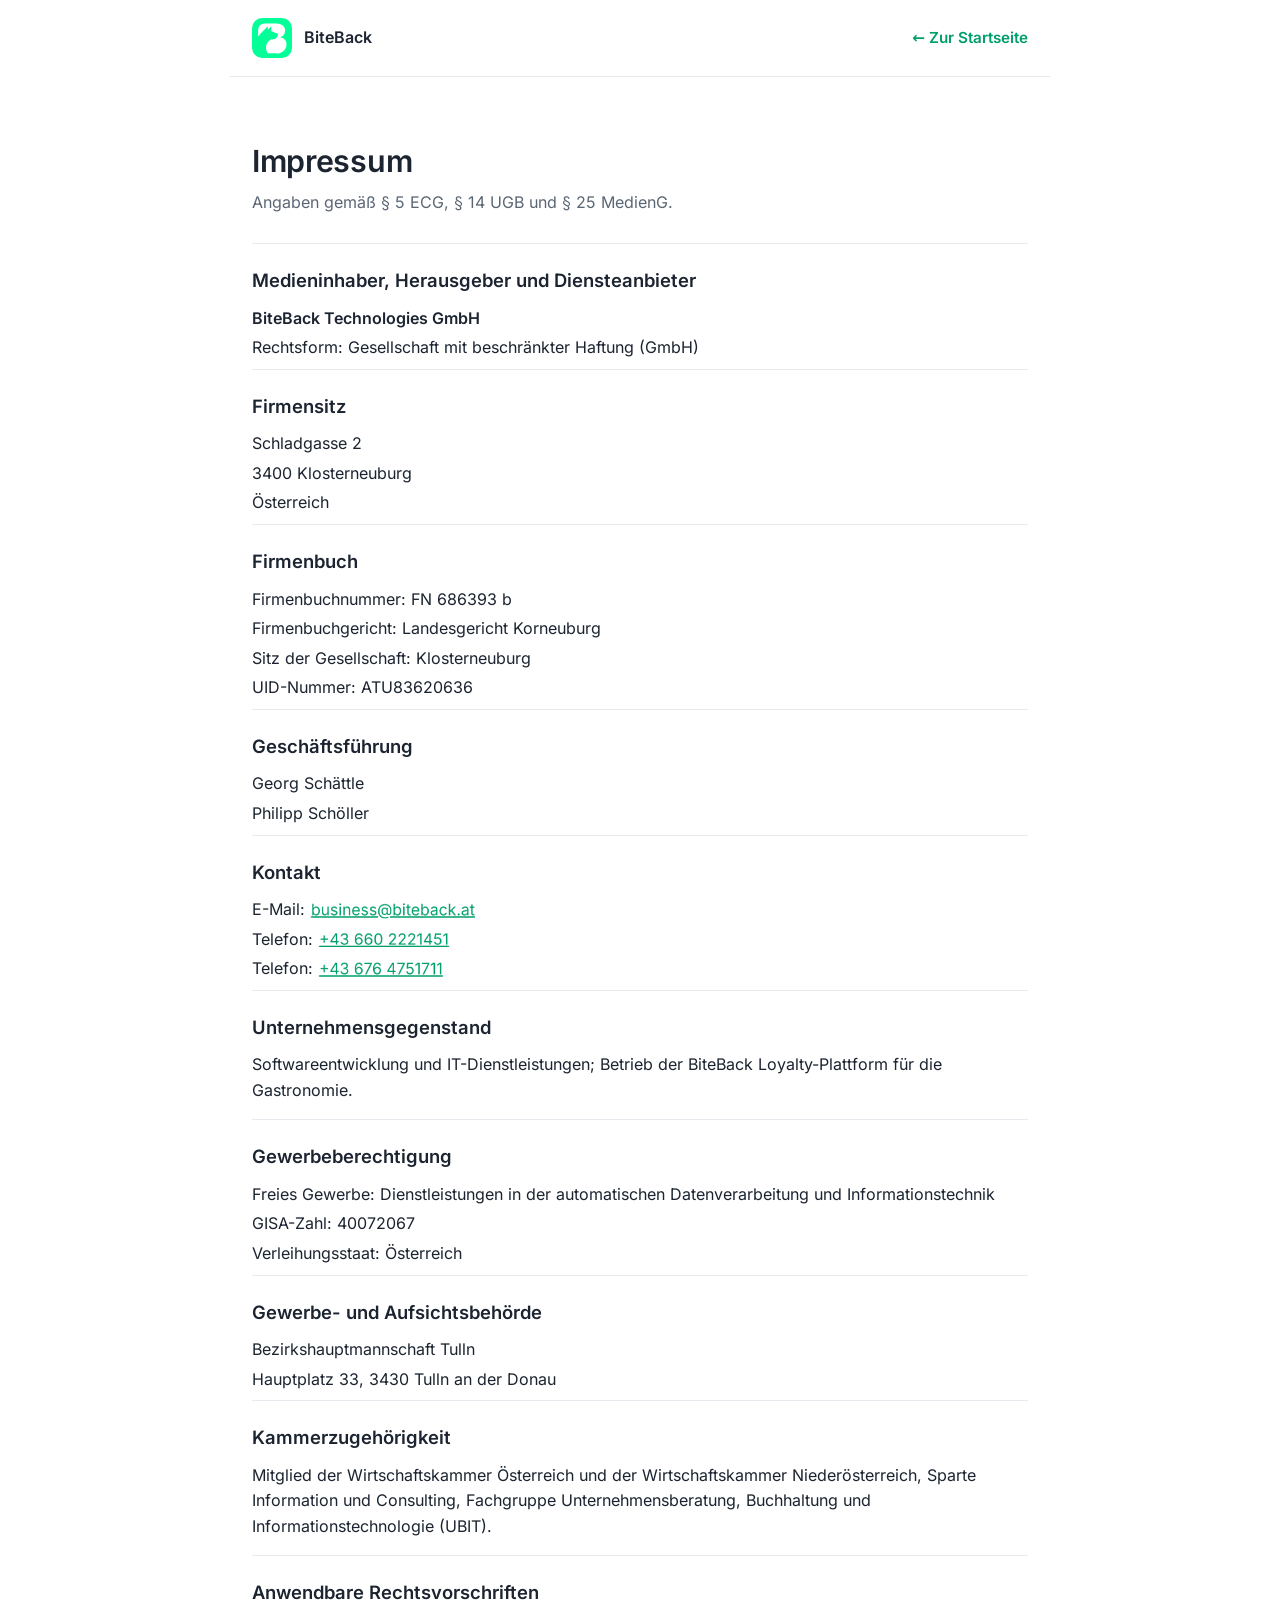
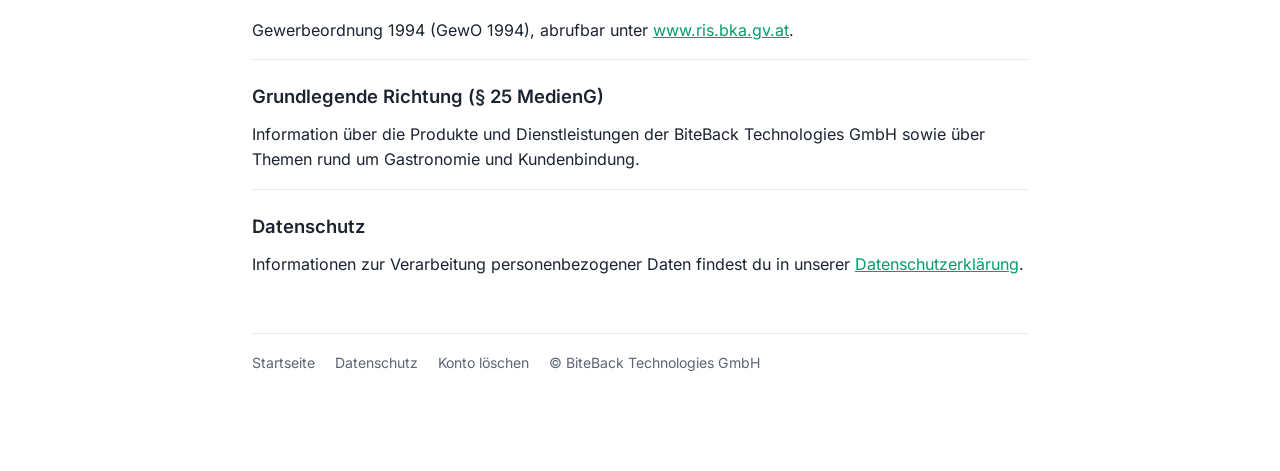
<file: impressum.html>
<!DOCTYPE html>
<html lang="de">

<head>
    <meta charset="UTF-8">
    <meta name="viewport" content="width=device-width, initial-scale=1.0">
    <meta name="robots" content="index,follow">
    <meta name="description" content="Impressum der BiteBack Technologies GmbH gemäß § 5 ECG, § 14 UGB und § 25 MedienG.">
    <title>Impressum – BiteBack</title>
    <link rel="canonical" href="https://biteback.at/impressum.html">
    <link rel="icon" type="image/svg+xml" href="./assets/vectors/logo.svg">
    <link rel="icon" type="image/png" sizes="32x32" href="./assets/images/favicon-32x32.png">
    <style>
        /* Website-Schrift Inter (wie auf der Startseite) */
        @font-face { font-display: swap; font-family: 'Inter'; font-style: normal; font-weight: 400; src: url('./assets/fonts/inter-v20-latin-regular.woff2') format('woff2'); }
        @font-face { font-display: swap; font-family: 'Inter'; font-style: normal; font-weight: 600; src: url('./assets/fonts/inter-v20-latin-600.woff2') format('woff2'); }

        :root {
            --green: #009E6C;
            --ink: #1b2430;
            --muted: #5b6675;
            --line: #e6e9ee;
            --bg: #ffffff;
        }

        * { box-sizing: border-box; }
        html { -webkit-text-size-adjust: 100%; }

        body {
            margin: 0;
            font-family: 'Inter', system-ui, -apple-system, Segoe UI, Roboto, Helvetica, Arial, sans-serif;
            color: var(--ink);
            background: var(--bg);
            line-height: 1.6;
        }

        .wrap { max-width: 820px; margin: 0 auto; padding: 32px 22px 96px; }

        header.topbar {
            display: flex; align-items: center; gap: 12px;
            padding: 18px 22px; border-bottom: 1px solid var(--line);
            max-width: 820px; margin: 0 auto;
        }
        header.topbar img { height: 40px; width: 40px; }
        header.topbar a {
            margin-left: auto; color: var(--green);
            text-decoration: none; font-weight: 600; font-size: .95rem;
        }

        h1 {
            font-size: clamp(1.5rem, 7vw, 1.9rem);
            margin: 28px 0 4px; letter-spacing: -.01em;
            overflow-wrap: break-word; hyphens: auto;
        }
        .intro { color: var(--muted); margin: 0 0 28px; }

        section.par { border-top: 1px solid var(--line); padding: 22px 0 4px; }
        section.par h2 { font-size: 1.15rem; margin: 0 0 10px; }
        p { margin: 0 0 12px; }
        .kv { margin: 0 0 4px; }
        .kv strong { color: var(--ink); }
        a { color: var(--green); }

        footer.legal {
            border-top: 1px solid var(--line);
            margin-top: 40px; padding-top: 18px;
            color: var(--muted); font-size: .88rem;
        }
        footer.legal a { color: var(--muted); margin-right: 16px; text-decoration: none; }
    </style>
</head>

<body>
    <header class="topbar">
        <img src="./assets/vectors/logo.svg" alt="BiteBack Logo" width="40" height="40">
        <strong>BiteBack</strong>
        <a href="./index.html">&larr; Zur Startseite</a>
    </header>

    <div class="wrap">
        <h1>Impressum</h1>
        <p class="intro">Angaben gemäß § 5 ECG, § 14 UGB und § 25 MedienG.</p>

        <section class="par">
            <h2>Medieninhaber, Herausgeber und Diensteanbieter</h2>
            <p class="kv"><strong>BiteBack Technologies GmbH</strong></p>
            <p class="kv">Rechtsform: Gesellschaft mit beschränkter Haftung (GmbH)</p>
        </section>

        <section class="par">
            <h2>Firmensitz</h2>
            <p class="kv">Schladgasse 2</p>
            <p class="kv">3400 Klosterneuburg</p>
            <p class="kv">Österreich</p>
        </section>

        <section class="par">
            <h2>Firmenbuch</h2>
            <p class="kv">Firmenbuchnummer: FN 686393 b</p>
            <p class="kv">Firmenbuchgericht: Landesgericht Korneuburg</p>
            <p class="kv">Sitz der Gesellschaft: Klosterneuburg</p>
            <p class="kv">UID-Nummer: ATU83620636</p>
        </section>

        <section class="par">
            <h2>Geschäftsführung</h2>
            <p class="kv">Georg Schättle</p>
            <p class="kv">Philipp Schöller</p>
        </section>

        <section class="par">
            <h2>Kontakt</h2>
            <p class="kv">E-Mail: <a href="#" class="obf" data-h="bWFpbHRvOmJ1c2luZXNzQGJpdGViYWNrLmF0" aria-label="E-Mail an BiteBack schreiben"><img src="./assets/images/contact/mail-business-link.png" alt="E-Mail-Adresse von BiteBack" class="ct" style="display:inline-block;vertical-align:top;height:1.6em;width:auto;" width="506" height="78"></a></p>
            <p class="kv">Telefon: <a href="#" class="obf" data-h="dGVsOis0MzY2MDIyMjE0NTE=" aria-label="Anrufen"><img src="./assets/images/contact/tel-georg-link.png" alt="Telefonnummer" class="ct" style="display:inline-block;vertical-align:top;height:1.6em;width:auto;" width="402" height="78"></a></p>
            <p class="kv">Telefon: <a href="#" class="obf" data-h="dGVsOis0MzY3NjQ3NTE3MTE=" aria-label="Anrufen"><img src="./assets/images/contact/tel-philipp-link.png" alt="Telefonnummer" class="ct" style="display:inline-block;vertical-align:top;height:1.6em;width:auto;" width="384" height="78"></a></p>
        </section>

        <section class="par">
            <h2>Unternehmensgegenstand</h2>
            <p>Softwareentwicklung und IT-Dienstleistungen; Betrieb der BiteBack Loyalty-Plattform für die Gastronomie.</p>
        </section>

        <section class="par">
            <h2>Gewerbeberechtigung</h2>
            <p class="kv">Freies Gewerbe: Dienstleistungen in der automatischen Datenverarbeitung und Informationstechnik</p>
            <p class="kv">GISA-Zahl: 40072067</p>
            <p class="kv">Verleihungsstaat: Österreich</p>
        </section>

        <section class="par">
            <h2>Gewerbe- und Aufsichtsbehörde</h2>
            <p class="kv">Bezirkshauptmannschaft Tulln</p>
            <p class="kv">Hauptplatz 33, 3430 Tulln an der Donau</p>
        </section>

        <section class="par">
            <h2>Kammerzugehörigkeit</h2>
            <p>Mitglied der Wirtschaftskammer Österreich und der Wirtschaftskammer Niederösterreich,
               Sparte Information und Consulting, Fachgruppe Unternehmensberatung, Buchhaltung und
               Informationstechnologie (UBIT).</p>
        </section>

        <section class="par">
            <h2>Anwendbare Rechtsvorschriften</h2>
            <p>Gewerbeordnung 1994 (GewO 1994), abrufbar unter
               <a href="https://www.ris.bka.gv.at" target="_blank" rel="noopener">www.ris.bka.gv.at</a>.</p>
        </section>

        <section class="par">
            <h2>Grundlegende Richtung (§ 25 MedienG)</h2>
            <p>Information über die Produkte und Dienstleistungen der BiteBack Technologies GmbH sowie über
               Themen rund um Gastronomie und Kundenbindung.</p>
        </section>

        <section class="par">
            <h2>Datenschutz</h2>
            <p>Informationen zur Verarbeitung personenbezogener Daten findest du in unserer
               <a href="./datenschutz.html">Datenschutzerklärung</a>.</p>
        </section>

        <footer class="legal">
            <a href="./index.html">Startseite</a>
            <a href="./datenschutz.html">Datenschutz</a>
            <a href="./konto-loeschen.html">Konto löschen</a>
            <span>© BiteBack Technologies GmbH</span>
        </footer>
    </div>
    <script src="./contact.js?v=20261022b" defer></script>
</body>

</html>
</file>
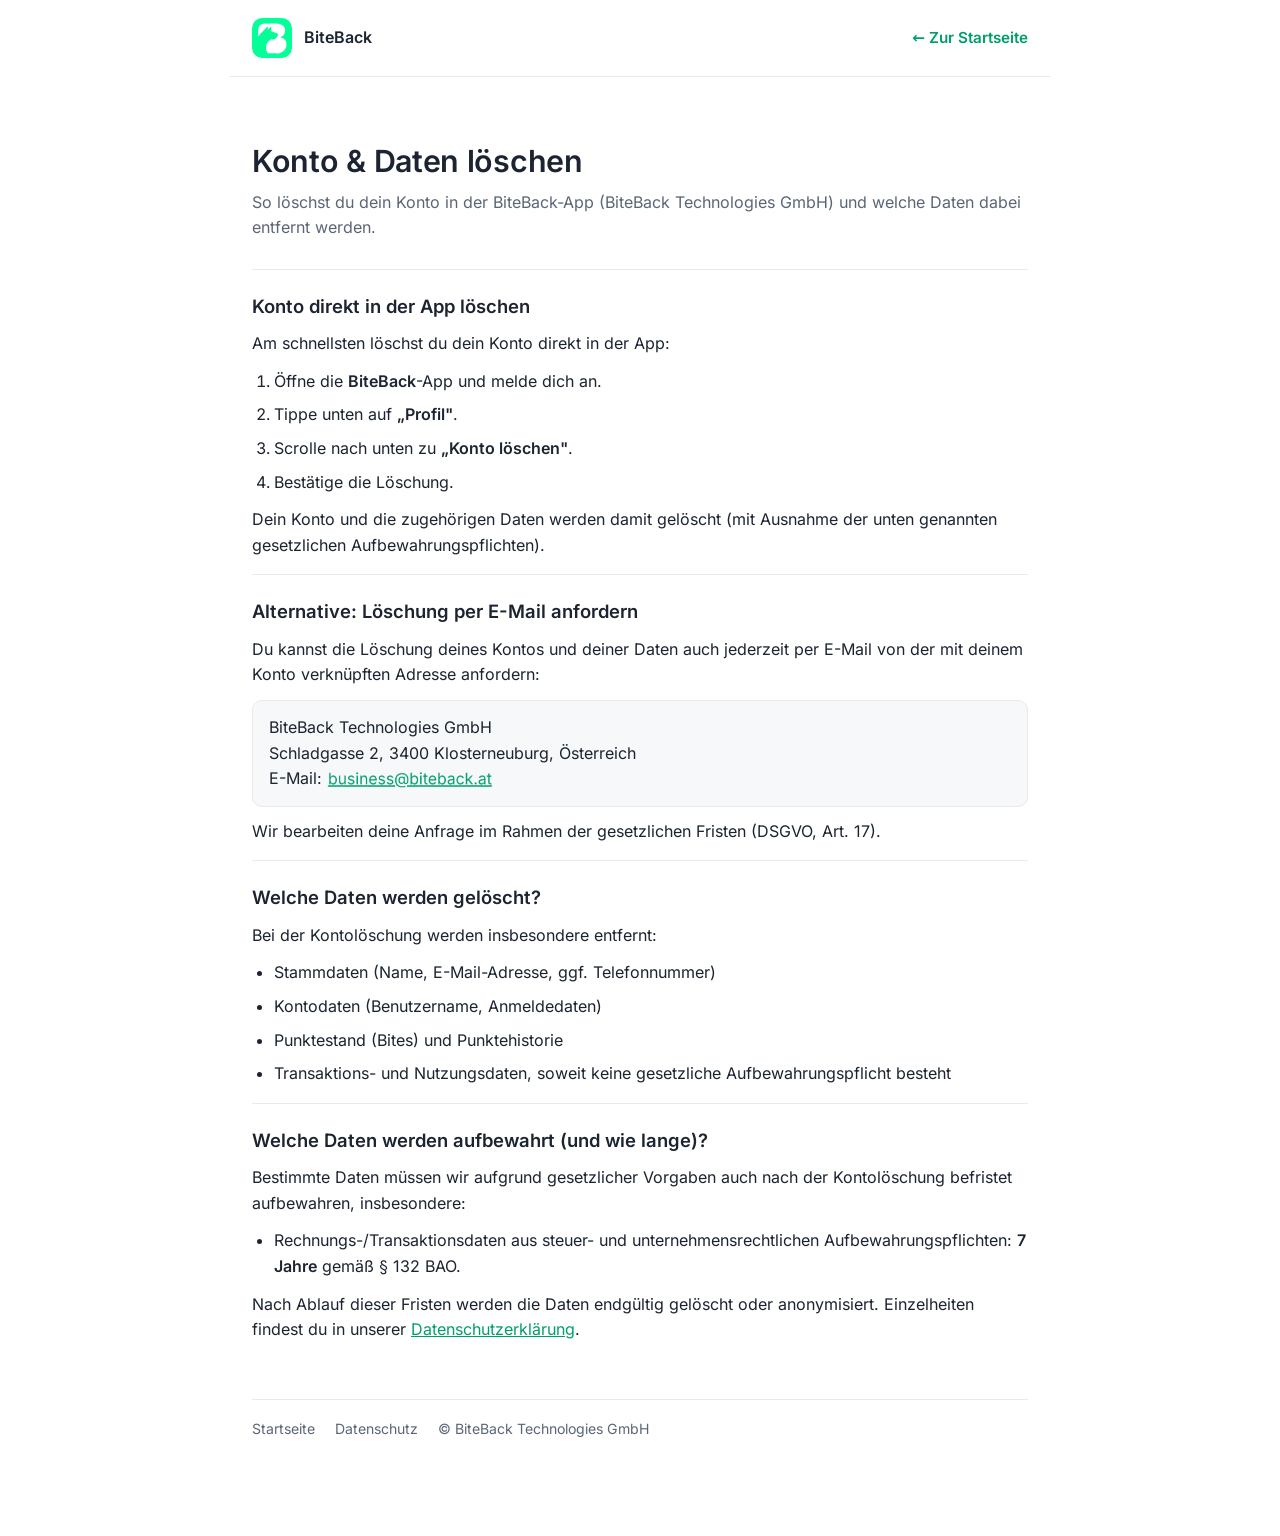
<file: konto-loeschen.html>
<!DOCTYPE html>
<html lang="de">

<head>
    <meta charset="UTF-8">
    <meta name="viewport" content="width=device-width, initial-scale=1.0">
    <meta name="robots" content="index,follow">
    <meta name="description" content="So löschst du dein BiteBack-Konto und die zugehörigen Daten.">
    <title>Konto & Daten löschen – BiteBack</title>
    <link rel="canonical" href="https://biteback.at/konto-loeschen.html">
    <link rel="icon" type="image/png" sizes="32x32" href="./assets/images/favicon-32x32.png">
    <style>
        /* Website-Schrift Inter (wie auf der Startseite) */
        @font-face { font-display: swap; font-family: 'Inter'; font-style: normal; font-weight: 400; src: url('./assets/fonts/inter-v20-latin-regular.woff2') format('woff2'); }
        @font-face { font-display: swap; font-family: 'Inter'; font-style: normal; font-weight: 600; src: url('./assets/fonts/inter-v20-latin-600.woff2') format('woff2'); }

        :root {
            --green: #009E6C;
            --ink: #1b2430;
            --muted: #5b6675;
            --line: #e6e9ee;
            --bg: #ffffff;
        }

        * { box-sizing: border-box; }

        html { -webkit-text-size-adjust: 100%; }

        body {
            margin: 0;
            font-family: 'Inter', system-ui, -apple-system, Segoe UI, Roboto, Helvetica, Arial, sans-serif;
            color: var(--ink);
            background: var(--bg);
            line-height: 1.6;
        }

        .wrap {
            max-width: 820px;
            margin: 0 auto;
            padding: 32px 22px 96px;
        }

        header.topbar {
            display: flex;
            align-items: center;
            gap: 12px;
            padding: 18px 22px;
            border-bottom: 1px solid var(--line);
            max-width: 820px;
            margin: 0 auto;
        }

        header.topbar img { height: 40px; width: 40px; }

        header.topbar a {
            margin-left: auto;
            color: var(--green);
            text-decoration: none;
            font-weight: 600;
            font-size: .95rem;
        }

        h1 {
            font-size: clamp(1.5rem, 7vw, 1.9rem);
            margin: 28px 0 4px;
            letter-spacing: -.01em;
            overflow-wrap: break-word;
            hyphens: auto;
        }

        .intro { color: var(--muted); margin: 0 0 28px; }

        section.par {
            border-top: 1px solid var(--line);
            padding: 22px 0 4px;
        }

        section.par h2 {
            font-size: 1.15rem;
            margin: 0 0 10px;
        }

        p { margin: 0 0 12px; }

        ol, ul { margin: 0 0 12px; padding-left: 22px; }
        li { margin: 0 0 8px; }

        address {
            font-style: normal;
            background: #f6f8f9;
            border: 1px solid var(--line);
            border-radius: 10px;
            padding: 14px 16px;
            margin: 6px 0 12px;
        }

        a { color: var(--green); }

        footer.legal {
            border-top: 1px solid var(--line);
            margin-top: 40px;
            padding-top: 18px;
            color: var(--muted);
            font-size: .88rem;
        }

        footer.legal a { color: var(--muted); margin-right: 16px; text-decoration: none; }
    </style>
</head>

<body>
    <header class="topbar">
        <img src="./assets/vectors/logo.svg" alt="BiteBack Logo" width="40" height="40">
        <strong>BiteBack</strong>
        <a href="./index.html">&larr; Zur Startseite</a>
    </header>

    <div class="wrap">
        <h1>Konto &amp; Daten löschen</h1>
        <p class="intro">So löschst du dein Konto in der BiteBack-App (BiteBack Technologies GmbH) und welche Daten dabei entfernt werden.</p>

        <section class="par">
            <h2>Konto direkt in der App löschen</h2>
            <p>Am schnellsten löschst du dein Konto direkt in der App:</p>
            <ol>
                <li>Öffne die <strong>BiteBack</strong>-App und melde dich an.</li>
                <li>Tippe unten auf <strong>„Profil"</strong>.</li>
                <li>Scrolle nach unten zu <strong>„Konto löschen"</strong>.</li>
                <li>Bestätige die Löschung.</li>
            </ol>
            <p>Dein Konto und die zugehörigen Daten werden damit gelöscht (mit Ausnahme der unten genannten gesetzlichen Aufbewahrungspflichten).</p>
        </section>

        <section class="par">
            <h2>Alternative: Löschung per E-Mail anfordern</h2>
            <p>Du kannst die Löschung deines Kontos und deiner Daten auch jederzeit per E-Mail von der mit deinem Konto verknüpften Adresse anfordern:</p>
            <address>
                BiteBack Technologies GmbH<br>
                Schladgasse 2, 3400 Klosterneuburg, Österreich<br>
                E-Mail: <a href="#" class="obf" data-h="bWFpbHRvOmJ1c2luZXNzQGJpdGViYWNrLmF0" aria-label="E-Mail an BiteBack schreiben"><img src="./assets/images/contact/mail-business-link.png" alt="E-Mail-Adresse von BiteBack" class="ct" style="display:inline-block;vertical-align:top;height:1.6em;width:auto;" width="506" height="78"></a>
            </address>
            <p>Wir bearbeiten deine Anfrage im Rahmen der gesetzlichen Fristen (DSGVO, Art. 17).</p>
        </section>

        <section class="par">
            <h2>Welche Daten werden gelöscht?</h2>
            <p>Bei der Kontolöschung werden insbesondere entfernt:</p>
            <ul>
                <li>Stammdaten (Name, E-Mail-Adresse, ggf. Telefonnummer)</li>
                <li>Kontodaten (Benutzername, Anmeldedaten)</li>
                <li>Punktestand (Bites) und Punktehistorie</li>
                <li>Transaktions- und Nutzungsdaten, soweit keine gesetzliche Aufbewahrungspflicht besteht</li>
            </ul>
        </section>

        <section class="par">
            <h2>Welche Daten werden aufbewahrt (und wie lange)?</h2>
            <p>Bestimmte Daten müssen wir aufgrund gesetzlicher Vorgaben auch nach der Kontolöschung befristet aufbewahren, insbesondere:</p>
            <ul>
                <li>Rechnungs-/Transaktionsdaten aus steuer- und unternehmensrechtlichen Aufbewahrungspflichten: <strong>7 Jahre</strong> gemäß § 132 BAO.</li>
            </ul>
            <p>Nach Ablauf dieser Fristen werden die Daten endgültig gelöscht oder anonymisiert. Einzelheiten findest du in unserer <a href="./datenschutz.html">Datenschutzerklärung</a>.</p>
        </section>

        <footer class="legal">
            <a href="./index.html">Startseite</a>
            <a href="./datenschutz.html">Datenschutz</a>
            <span>© BiteBack Technologies GmbH</span>
        </footer>
    </div>
    <script src="./contact.js?v=20261022b" defer></script>
</body>

</html>
</file>
<file: style.css>
html { scroll-behavior: smooth; }
/* --- CSS RESET --- */

/* 1. Use a more-intuitive box-sizing model */
*,
*::before,
*::after {
    box-sizing: border-box;
}

/* 2. Remove default margin */
*:not(dialog) {
    margin: 0;
}

/* 3. Enable keyword animations */
@media (prefers-reduced-motion: no-preference) {
    html {
        interpolate-size: allow-keywords;
    }
}

body {
    /* 4. Add accessible line-height */
    line-height: 1.5;
    /* 5. Improve text rendering */
    -webkit-font-smoothing: antialiased;
}

/* 6. Improve media defaults */
img,
picture,
video,
canvas,
svg {
    display: block;
    max-width: 100%;
}

/* 7. Inherit fonts for form controls */
input,
button,
textarea,
select {
    font: inherit;
}

/* 8. Avoid text overflows */
p,
h1,
h2,
h3,
h4,
h5,
h6 {
    overflow-wrap: break-word;
}

/* 9. Improve line wrapping */
p {
    text-wrap: pretty;
}

h1,
h2,
h3,
h4,
h5,
h6 {
    text-wrap: balance;
}

/*
  10. Create a root stacking context
*/
#root,
#__next {
    isolation: isolate;
}

/* --- VARIABLES --- */

:root {
    --black: #000;
    --white: #FFF;
    --bg-color: #F9FAFB;
    --primary-green: #22E27C;
    --accent-green: #0BBF6A;
    --accent-purple: #8B5CF6;
    --accent-blue: #6366F1;
    --error-red: #EF4444;
    --fcolor-grey: #393939;

    --fsize-extra-large: 2.75rem;
    --fsize-large: 1.5rem;
    --fsize-regular: 1.25rem;
    --fweight-semibold: 600;
    --fweight-regular: 400;

    --button-height: 3rem;

    --xl-border-radius: 100vw;
    --l-border-radius: 1rem;
    --s-border-radius: .75rem;

    --border-light: solid 2px hsla(0, 0%, 0%, 0.05);
    --shadow-light-top-dark-bottom: inset 0px 5px 5px -5px var(--white), 0px 5px 5px -5px hsla(0, 0%, 0%, 0.5);
    --shadow-dark-bottom: 0px 5px 5px -5px hsla(0, 0%, 0%, 0.5);
    --shadow-semidark-bottom: 0px 5px 5px -5px hsla(0, 0%, 0%, 0.25);
    --svg-shadow: drop-shadow(0px 5px 5px hsla(0, 0%, 0%, 0.125));

    --gap-xl: 4rem;
    --gap-l: 3rem;
    --gap-m: 2rem;
    --gap-s: 1rem;

    --padding-xl: 4rem;
    --padding-l: 3rem;
    --padding-m: 2rem;
    --padding-s: 1rem;

    --fsize-h1: 4.5rem;
    --fsize-h2: 3rem;
    --fsize-h3: 1.5rem;
    --fsize-body-lg: 1.25rem;
    --fsize-body: 1.125rem;
    --fsize-sm: 0.875rem;
    --fsize-xs: 0.75rem;

    --fsize-h1-mobile: 3rem;
    --fsize-h2-mobile: 2rem;
    --fsize-h3-mobile: 1.25rem;
}

/* --- TYPOGRAPHY --- */

/* inter-regular - latin */
@font-face {
    font-display: swap;
    font-family: 'Inter';
    font-style: normal;
    font-weight: 400;
    src: url('./assets/fonts/inter-v20-latin-regular.woff2') format('woff2');
}

/* inter-600 - latin */
@font-face {
    font-display: swap;
    font-family: 'Inter';
    font-style: normal;
    font-weight: 600;
    src: url('./assets/fonts/inter-v20-latin-600.woff2') format('woff2');
}

/* inter-600italic - latin */
@font-face {
    font-display: swap;
    font-family: 'Inter';
    font-style: italic;
    font-weight: 600;
    src: url('./assets/fonts/inter-v20-latin-600italic.woff2') format('woff2');
}

/* --- BASE ELEMENTS --- */

body {
    display: flex;
    flex-direction: column;
    justify-content: center;
    align-items: center;
    background-color: var(--bg-color);
    font-family: "Inter", system-ui, -apple-system, Helvetica, sans-serif;
}

nav {
    position: fixed;
    bottom: 1rem;
    display: flex;
    padding: .5rem;
    width: 68px;
    background-color: var(--white);
    border-radius: var(--xl-border-radius);
    box-shadow: var(--shadow-dark-bottom);
    justify-content: space-between;
    border: var(--border-light);
    transition:
        transform 400ms ease,
        width 400ms ease;
    z-index: 1;
    overflow: hidden;
    white-space: no-wrap;
}

footer {
    border-top: var(--border-light);
    width: 100%;
    justify-content: space-between;
    padding: var(--padding-xl) var(--padding-m);
    display: flex;
    gap: var(--gap-m);
}

ul {
    /* border-left: var(--border-light); */
    padding: 0;
    width: fit-content;
    display: flex;
    gap: 1rem;
    flex-wrap: wrap;
}

li {
    display: block;
    padding-left: 1rem;
    border-left: var(--border-light);
}

h1 {
    font-size: var(--fsize-h1);
    font-weight: var(--fweight-semibold);
    letter-spacing: -2%;
    line-height: 100%;
}

h2 {
    font-size: var(--fsize-h2);
    font-weight: var(--fweight-semibold);
}

h3 {
    font-size: var(--fsize-h3);
    font-weight: var(--fweight-semibold);
}

p {
    color: var(--fcolor-grey);
    font-size: var(--fsize-body-lg);
}

a {
    text-decoration: none;
}

*::selection {
    background-color: var(--primary-green);
    color: white;
}

/* --- LAYOUT ELEMENTS --- */

.full-width {
    width: min(92.5vw, 40rem);
}

.container {
    display: flex;
    gap: var(--gap-m);
}

.section {
    padding: var(--padding-xl) var(--padding-m);
    display: flex;
    gap: var(--gap-m);
    flex-direction: column;
}

.nav-buttons.container {
    justify-content: center;
    align-items: center;
    gap: var(--gap-s);
}

.link-button {
    background-color: var(--primary-green);
    color: var(--white);
    font-weight: var(--fweight-semibold);
    text-shadow: 0px 2px 5px hsla(0, 0%, 0%, 0.25);
    box-shadow: var(--shadow-light-top-dark-bottom);
    padding: .75rem 1rem;
    cursor: pointer;
    width: fit-content;
    border-radius: var(--s-border-radius);
    text-wrap: nowrap;
    transition:
        box-shadow 200ms ease,
        opacity 300ms ease,
        visibility 300ms ease,
        transform 400ms ease;
}

.link-button:hover {
    transform: translateY(-2.5px);
    box-shadow: var(--shadow-dark-bottom);
}

.logo {
    cursor: pointer;
    height: 3rem;
    background-color: #04ff98;
    /* Not primary green, need to change later */
    padding: .25rem;
    border-radius: 100%;
    box-shadow: var(--shadow-light-top-dark-bottom);
}

.hero.section {
    border-top: none;
    text-align: center;
    justify-content: center;
    align-items: center;
    gap: var(--gap-xl);
}

.highlight {
    color: var(--primary-green);
    font-style: italic;
    text-shadow: 1px 2px 10px var(--white);
}

.quote.container {
    flex-direction: column;
    border-radius: var(--l-border-radius);
    padding: var(--padding-m);
    background-color: var(--white);
    border: var(--border-light);
    transition:
        box-shadow 200ms ease,
        transform 400ms ease;
}

.quote.container:hover {
    transform: translateY(-5px);
    box-shadow: var(--shadow-dark-bottom);
}

.quote.container h3 {
    font-weight: var(--fweight-semibold);
}

.meet.section {
    align-items: center;
}

.avatar.container.l {
    gap: 4rem;
    flex-wrap: wrap;
    justify-content: center;
    align-items: center;
}

.persona.container {
    flex-direction: column;
    align-items: center;
}

.persona.container div {
    text-align: center;
}

.avatar.img {
    background-color: #e8e8e8;
    border-radius: var(--l-border-radius);
    display: block;
}

.cta.section {
    text-align: center;
}

.cta.container {
    flex-direction: column;
    align-items: center;
    padding: var(--padding-m);
    border-radius: var(--l-border-radius);
    /* 1600 px reicht für die breiteste Box; am Handy lädt die 800-px-Version (siehe unten) */
    background-image: url(./assets/images/cta-background-1600.webp);
    background-size: cover;
    background-position: center;
    color: var(--white);
    width: 100%;
}

.inner.cta.container {
    border: solid 3px hsla(0, 0%, 100%, 0.1);
    background: none;
    background-color: hsla(0, 0%, 100%, 0.25);
    backdrop-filter: blur(5px);
}

.dark-text-shadow {
    text-shadow: 0px 2px 5px hsl(0, 0%, 0%);
}

.iphone.container {
    justify-content: center;
    position: relative;
}

.background-gradient {
    position: absolute;
    width: min(100%, 20rem);
    height: 100%;
    background: radial-gradient(circle, rgba(130, 104, 236, 1) 0%, rgba(34, 226, 124, 1) 100%);
    filter: blur(50px);
    border-radius: var(--xl-border-radius);
    z-index: -1;
}

.app-description {
    width: min(100%, 30rem);
    z-index: 0;
}

.download-buttons.container {
    justify-content: center;
    align-items: center;
    flex-wrap: wrap;
}

.steps.container {
    flex-wrap: wrap;
}

.step.container {
    width: 15rem;
    border-radius: var(--s-border-radius);
    flex-grow: 1;
    flex-direction: column;
    background-color: var(--white);
    border: var(--border-light);
    padding: var(--padding-m);
    transition:
        box-shadow 200ms ease,
        transform 400ms ease;
}

.step.container:hover {
    transform: translateY(-5px);
    box-shadow: var(--shadow-dark-bottom);
}

.footer.container {
    gap: 0;
}

.left.footer.container,
.right.footer.container {
    gap: 0;
    flex-direction: column;
}

.copyright {
    font-size: 1rem;
}

@media only screen and (max-width: 600px) {
    h1 {
        font-size: var(--fsize-h1-mobile);
    }

    h2 {
        font-size: var(--fsize-h2-mobile);
    }

    h3 {
        font-size: var(--fsize-h3-mobile);
    }

    .section {
        padding: var(--padding-m);
    }

    ul {
        flex-direction: column;
    }
}

#hero-bg-img {
    position: absolute;
    top: 0;
    opacity: 15%;
    width: 100%;
    height: 50%;
    object-fit: cover;
    filter: grayscale(1);
    mask-image: linear-gradient(to bottom, rgba(0, 0, 0, 1), rgba(0, 0, 0, 0));
    z-index: -1;
}

#nav-cta-button {
    border-radius: var(--xl-border-radius);
}

#iphone-mockup {
    width: min(90%, 20rem);
    height: auto;
}

/* Store-Buttons: überall gleich (App Store grün, Google Play schwarz, Symbol links) */
#app-store-download-button,
#google-play-download-button,
#partner-appstore-button,
#partner-googleplay-button,
#cta-appstore-button,
#cta-googleplay-button {
    display: flex;
    padding: 1rem 1.5rem;
    justify-content: flex-start;
    align-items: center;
    gap: 1.5rem;
    text-align: start;
    border-radius: var(--s-border-radius);
    /* Einheitliche Breite, damit App-Store- und Play-Store-Button gleich groß sind. */
    width: 16rem;
    max-width: 100%;
    box-sizing: border-box;
}

#app-store-download-button p,
#google-play-download-button p,
#partner-appstore-button p,
#partner-googleplay-button p,
#cta-appstore-button p,
#cta-googleplay-button p {
    font-size: 1rem;
    color: var(--white);
}

#google-play-download-button,
#partner-googleplay-button,
#cta-googleplay-button {
    background-color: var(--black);
}

.inner.cta.container>.link-button {
    display: block;
    text-wrap: wrap;
}

.b2b-desc {
    font-size: 1rem;
}

@keyframes float {
    0% {
        transform: translateY(0);
    }

    50% {
        transform: translateY(-10px);
        /* Move up */
    }

    100% {
        transform: translateY(0);
        /* Move back down */
    }
}

.float {
    animation: float 4s ease-in-out infinite;
    /* 2 seconds duration, infinite loop */
}

nav .link-button,
nav .social-button {
    opacity: 0;
    visibility: hidden;
    pointer-events: none;
    position: absolute;
}

nav.full-width .link-button,
nav.full-width .social-button {
    opacity: 1;
    visibility: visible;
    pointer-events: auto;
    position: static;
}

/* ─── Obere Leiste: Gastronomen-Link links, Sprachumschalter rechts ───────────
   Beide Knöpfe gleich hoch und gleich gestaltet. Die Leiste wandert 1:1 mit dem
   Scrollen aus dem Bild und wieder herein, wie bei YouTube (app.js). */
.top-bar {
    position: fixed;
    top: 1rem;
    left: 1rem;
    right: 1rem;
    z-index: 1000;
    display: flex;
    justify-content: space-between;
    align-items: center;
    gap: .5rem;
    pointer-events: none;
    will-change: transform;
}

.top-bar > * {
    pointer-events: auto;
}

.gastro-corner,
.lang-switch {
    height: 44px;
    box-sizing: border-box;
    background-color: var(--white);
    border-radius: 999px;
    box-shadow: var(--shadow-dark-bottom);
    border: var(--border-light);
}

.gastro-corner {
    display: flex;
    align-items: center;
    min-width: 0;
    padding: 0 1.1rem;
    color: var(--brand-green);
    font-size: .9rem;
    font-weight: var(--fweight-semibold);
    white-space: nowrap;
    transition: transform 150ms ease;
}

.gc-long {
    white-space: pre;
}

.gc-arrow {
    margin-left: .45rem;
    transition: transform 150ms ease;
}

.gastro-corner:hover .gc-arrow {
    transform: translateX(2px);
}

.gastro-corner:focus-visible {
    outline: 2px solid var(--brand-green);
    outline-offset: 2px;
}

/* Schmale Handys: nur „Für Gastronomen →", damit nichts umbricht */
@media only screen and (max-width: 400px) {
    .gc-long {
        display: none;
    }
}

/* ─── Sprachumschalter (oben rechts) ─────────────────────────────────────── */
.lang-switch {
    display: flex;
    align-items: center;
    flex-shrink: 0;
    gap: .4rem;
    padding: 0 .35rem;
}

.lang-btn {
    display: flex;
    align-items: center;
    justify-content: center;
    width: 40px;
    height: 30px;
    padding: 0;
    border: none;
    background: transparent;
    border-radius: 6px;
    cursor: pointer;
    opacity: .4;
    transition: opacity 150ms ease, transform 150ms ease;
}

.lang-btn svg {
    border-radius: 3px;
    box-shadow: 0 0 0 1px hsla(0, 0%, 0%, 0.08);
    display: block;
}

.lang-btn:hover {
    opacity: .8;
    transform: translateY(-1px);
}

.lang-btn.active {
    opacity: 1;
    background-color: hsla(0, 0%, 0%, 0.06);
}

/* ─── Inhalts-Kacheln (Okt 2026) ─────────────────────────────────────────────
   Optik wie die Restaurant-Kacheln in der BiteBack-App: weiße Karte, runde Ecken,
   weicher Schatten. Schlagwort in BiteBack-Grün, Erklärtext in Dunkelgrau,
   Kacheln untereinander. */
:root {
    --brand-green: #008058;          /* App-Grün, für Schrift leicht abgedunkelt (Kontrast ≥ 4,5:1) */
    --brand-green-app: #009E6C;      /* App-Grün für Flächen */
    --mint: #7FFFB3;
    --text-dark: #393939;
    --tile-shadow: 0 10px 15px -3px hsla(0, 0%, 0%, 0.08), 0 4px 6px -4px hsla(0, 0%, 0%, 0.06);
    --tile-shadow-hover: 0 20px 25px -5px hsla(0, 0%, 0%, 0.10), 0 8px 10px -6px hsla(0, 0%, 0%, 0.08);
}

/* main nie breiter als der Bildschirm (sonst schiebt langer Inhalt alles über den Rand) */
main {
    width: 100%;
    display: flex;
    flex-direction: column;
    align-items: center;
}

.content.section {
    width: min(100%, 46rem);
    align-items: stretch;
}

.section-head {
    text-align: center;
    display: flex;
    flex-direction: column;
    gap: .75rem;
}

.section-head p {
    font-size: var(--fsize-body);
    color: var(--text-dark);
}

.tiles {
    display: flex;
    flex-direction: column;
    gap: var(--gap-s);
}

.tile {
    background-color: var(--white);
    border-radius: 1rem;
    box-shadow: var(--tile-shadow);
    padding: 1.25rem 1.5rem;
    display: flex;
    gap: 1.1rem;
    align-items: flex-start;
    transition: box-shadow 200ms ease, transform 300ms ease;
}

.tile:hover {
    transform: translateY(-3px);
    box-shadow: var(--tile-shadow-hover);
}

.tile-badge {
    flex: 0 0 auto;
    width: 3rem;
    height: 3rem;
    border-radius: .875rem;
    background: linear-gradient(135deg, var(--mint), var(--brand-green-app));
    color: var(--white);
    font-weight: var(--fweight-semibold);
    font-size: 1.25rem;
    display: flex;
    align-items: center;
    justify-content: center;
    box-shadow: var(--shadow-semidark-bottom);
}

.tile-badge svg {
    width: 1.5rem;
    height: 1.5rem;
    fill: none;
    stroke: var(--white);
    stroke-width: 2;
    stroke-linecap: round;
    stroke-linejoin: round;
}

.tile-text {
    min-width: 0;
}

.tile h3 {
    color: var(--brand-green);
    font-size: 1.25rem;
    margin-bottom: .25rem;
}

.tile p {
    color: var(--text-dark);
    font-size: 1.0625rem;
}

/* Restaurant-Karte (Partnerlokale) – wie in der App: Bild oben, Name, Ort, Kategorie */
.tile.restaurant-tile {
    padding: 0;
    overflow: hidden;
    flex-direction: column;
    gap: 0;
}

.restaurant-tile img {
    width: 100%;
    height: 12rem;
    object-fit: cover;
}

.restaurant-tile .tile-body {
    padding: 1.1rem 1.5rem 1.25rem;
    display: flex;
    flex-direction: column;
    gap: .5rem;
}

.restaurant-tile h3 {
    margin-bottom: 0;
}

.tile-meta {
    display: flex;
    flex-wrap: wrap;
    align-items: center;
    gap: .5rem 1rem;
    font-size: .95rem;
    color: #6b7280;
}

.tile-meta .place {
    display: inline-flex;
    align-items: center;
    gap: .3rem;
}

.tile-meta svg {
    width: 1rem;
    height: 1rem;
    fill: none;
    stroke: currentColor;
    stroke-width: 2;
    stroke-linecap: round;
    stroke-linejoin: round;
}

.pill {
    display: inline-block;
    padding: .25rem .75rem;
    border-radius: 999px;
    background-color: hsla(144, 100%, 75%, 0.25);
    color: var(--brand-green);
    font-size: .85rem;
    font-weight: var(--fweight-semibold);
    line-height: 1.35;
}

.pill.muted {
    background-color: hsla(0, 0%, 0%, 0.05);
    color: #6b7280;
}

/* Beispiel-Back wie in der App */
.back-example {
    align-items: center;
}

.back-example .tile-text {
    flex: 1;
}

.back-example .label {
    font-size: .8rem;
    font-weight: var(--fweight-semibold);
    letter-spacing: .06em;
    text-transform: uppercase;
    color: #6b7280;
    margin-bottom: .25rem;
}

.small-note {
    font-size: .95rem;
    color: #6b7280;
    text-align: center;
}

/* Häufige Fragen: aufklappbare Kacheln */
.faq-group {
    display: flex;
    flex-direction: column;
    gap: .75rem;
}

.faq-group > h3 {
    font-size: 1rem;
    letter-spacing: .06em;
    text-transform: uppercase;
    color: #6b7280;
    margin-top: .75rem;
}

details.tile {
    display: block;
    padding: 0;
}

details.tile:hover {
    transform: none;
}

details.tile summary {
    list-style: none;
    cursor: pointer;
    padding: 1.1rem 1.5rem;
    display: flex;
    justify-content: space-between;
    align-items: center;
    gap: 1rem;
    color: var(--brand-green);
    font-weight: var(--fweight-semibold);
    font-size: 1.125rem;
}

details.tile summary::-webkit-details-marker {
    display: none;
}

details.tile summary::after {
    content: "";
    flex: 0 0 auto;
    width: .6rem;
    height: .6rem;
    border-right: 2px solid currentColor;
    border-bottom: 2px solid currentColor;
    transform: rotate(45deg);
    transition: transform 200ms ease;
    margin-top: -.3rem;
}

details.tile[open] summary::after {
    transform: rotate(-135deg);
    margin-top: .3rem;
}

details.tile summary:focus-visible {
    outline: 2px solid var(--brand-green);
    outline-offset: -2px;
    border-radius: 1rem;
}

details.tile .answer {
    padding: 0 1.5rem 1.25rem;
    color: var(--text-dark);
    font-size: 1.0625rem;
}

/* Hero: Keyword-Überschrift über dem Slogan */
.hero-eyebrow {
    display: block;
    /* etwas Luft unter der fixierten oberen Leiste */
    margin-top: 1.25rem;
    font-size: var(--fsize-body-lg);
    font-weight: var(--fweight-semibold);
    font-style: normal;
    letter-spacing: 0;
    line-height: 1.35;
    color: var(--brand-green);
    margin-bottom: 1.25rem;
}

.pill-button {
    display: inline-block;
    background: var(--primary-green);
    color: var(--white);
    text-shadow: 0px 2px 5px hsla(0, 0%, 0%, 0.25);
    padding: .7rem 1.6rem;
    border-radius: 9999px;
    font-weight: var(--fweight-semibold);
    box-shadow: var(--shadow-light-top-dark-bottom);
    transition: transform 300ms ease, box-shadow 200ms ease;
}

/* Zwei Pill-Buttons nebeneinander: gleich breit, Text mittig */
.hero-pills .pill-button {
    width: 17rem;
    max-width: 100%;
    box-sizing: border-box;
    text-align: center;
    padding-left: 1rem;
    padding-right: 1rem;
}

.pill-button:hover {
    transform: translateY(-2px);
    box-shadow: var(--shadow-dark-bottom);
}

.center {
    text-align: center;
}

.sources {
    font-size: .85rem;
    color: #6b7280;
}

.sources a {
    color: var(--brand-green);
}

@media only screen and (max-width: 600px) {
    .content.section {
        padding-left: 1rem;
        padding-right: 1rem;
    }

    .tile {
        padding: 1.1rem 1.15rem;
        gap: .9rem;
    }

    .tile-badge {
        width: 2.6rem;
        height: 2.6rem;
        font-size: 1.1rem;
    }

    .restaurant-tile .tile-body,
    details.tile summary {
        padding-left: 1.15rem;
        padding-right: 1.15rem;
    }

    details.tile .answer {
        padding: 0 1.15rem 1.1rem;
    }

    .hero-eyebrow {
        font-size: 1.05rem;
        /* Platz für den fixierten Sprachumschalter oben rechts */
        margin-top: 3rem;
    }

    .gastro-corner {
        font-size: .85rem;
        padding: 0 1rem;
    }

    /* Sehr schmale Handys (320 px): Über uns und Download-Box nicht breiter als der Bildschirm */
    .meet.section,
    .cta.section,
    .hero.section {
        max-width: 100%;
        padding-left: 1rem;
        padding-right: 1rem;
    }

    .persona.container > div:first-child {
        max-width: 100%;
    }

    .cta.container {
        padding: 1rem;
        background-image: url(./assets/images/cta-background-800.webp);
    }

    /* Footer am Handy: BiteBack-Block oben, Links darunter in zwei Spalten */
    footer {
        flex-direction: column;
        gap: 1.75rem;
        /* Platz für das schwebende Logo unten, damit es keine Links verdeckt */
        padding-bottom: 7rem;
    }

    footer ul {
        display: grid;
        grid-template-columns: 1fr 1fr;
        gap: 1rem 1.25rem;
        width: 100%;
        margin: 0;
    }

    footer li {
        min-width: 0;
    }
}

@media (prefers-reduced-motion: reduce) {
    .tile, .pill-button, details.tile summary::after { transition: none; }
}

/* Lange Hauptüberschrift (Gastronomen-Seite): kleiner, mit Silbentrennung */
h1.h1-long {
    font-size: clamp(2.1rem, 8vw, 3.75rem);
    line-height: 1.1;
    hyphens: auto;
    -webkit-hyphens: auto;
    max-width: 52rem;
}

/* Fokusrahmen für anklickbare Kacheln: grün und nur bei Tastaturbedienung */
a.tile { color: inherit; }
a.tile:focus { outline: none; }
a.tile:focus-visible {
    outline: 2px solid var(--brand-green);
    outline-offset: 3px;
}
</file>
